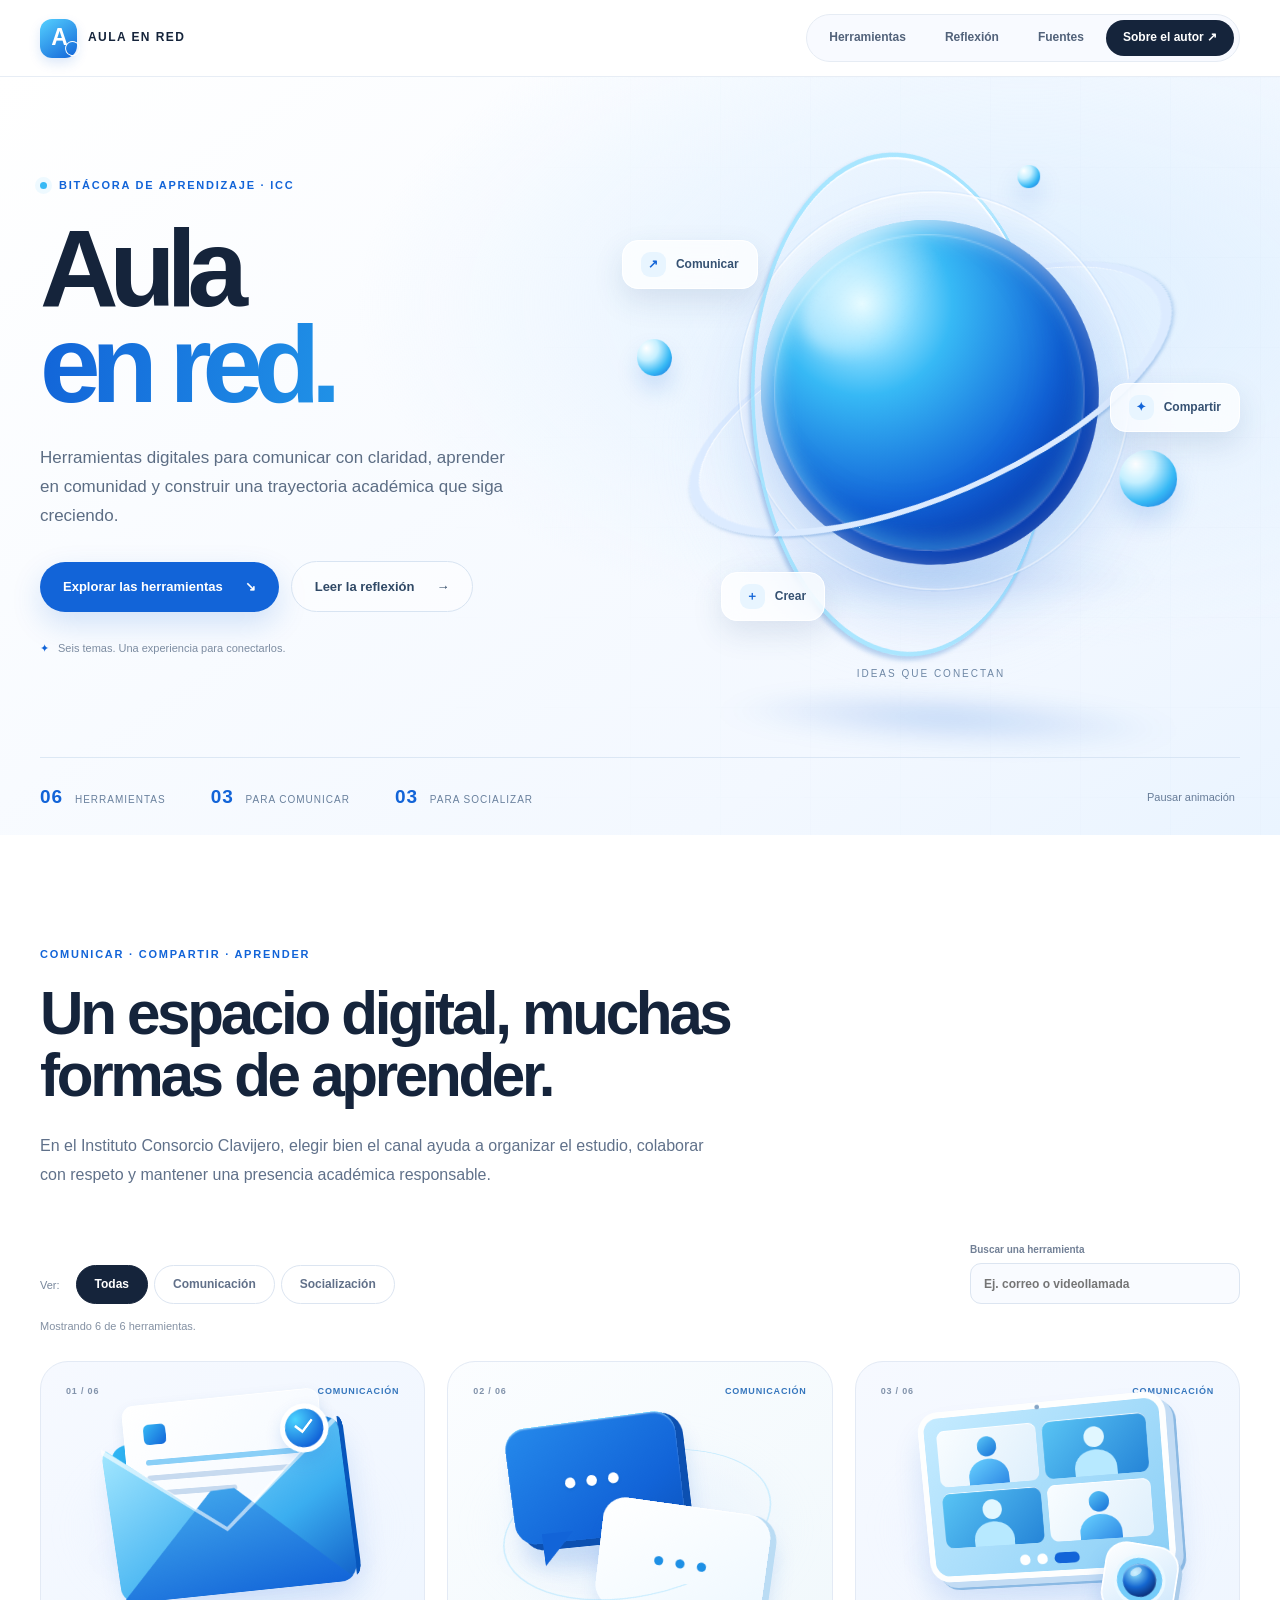
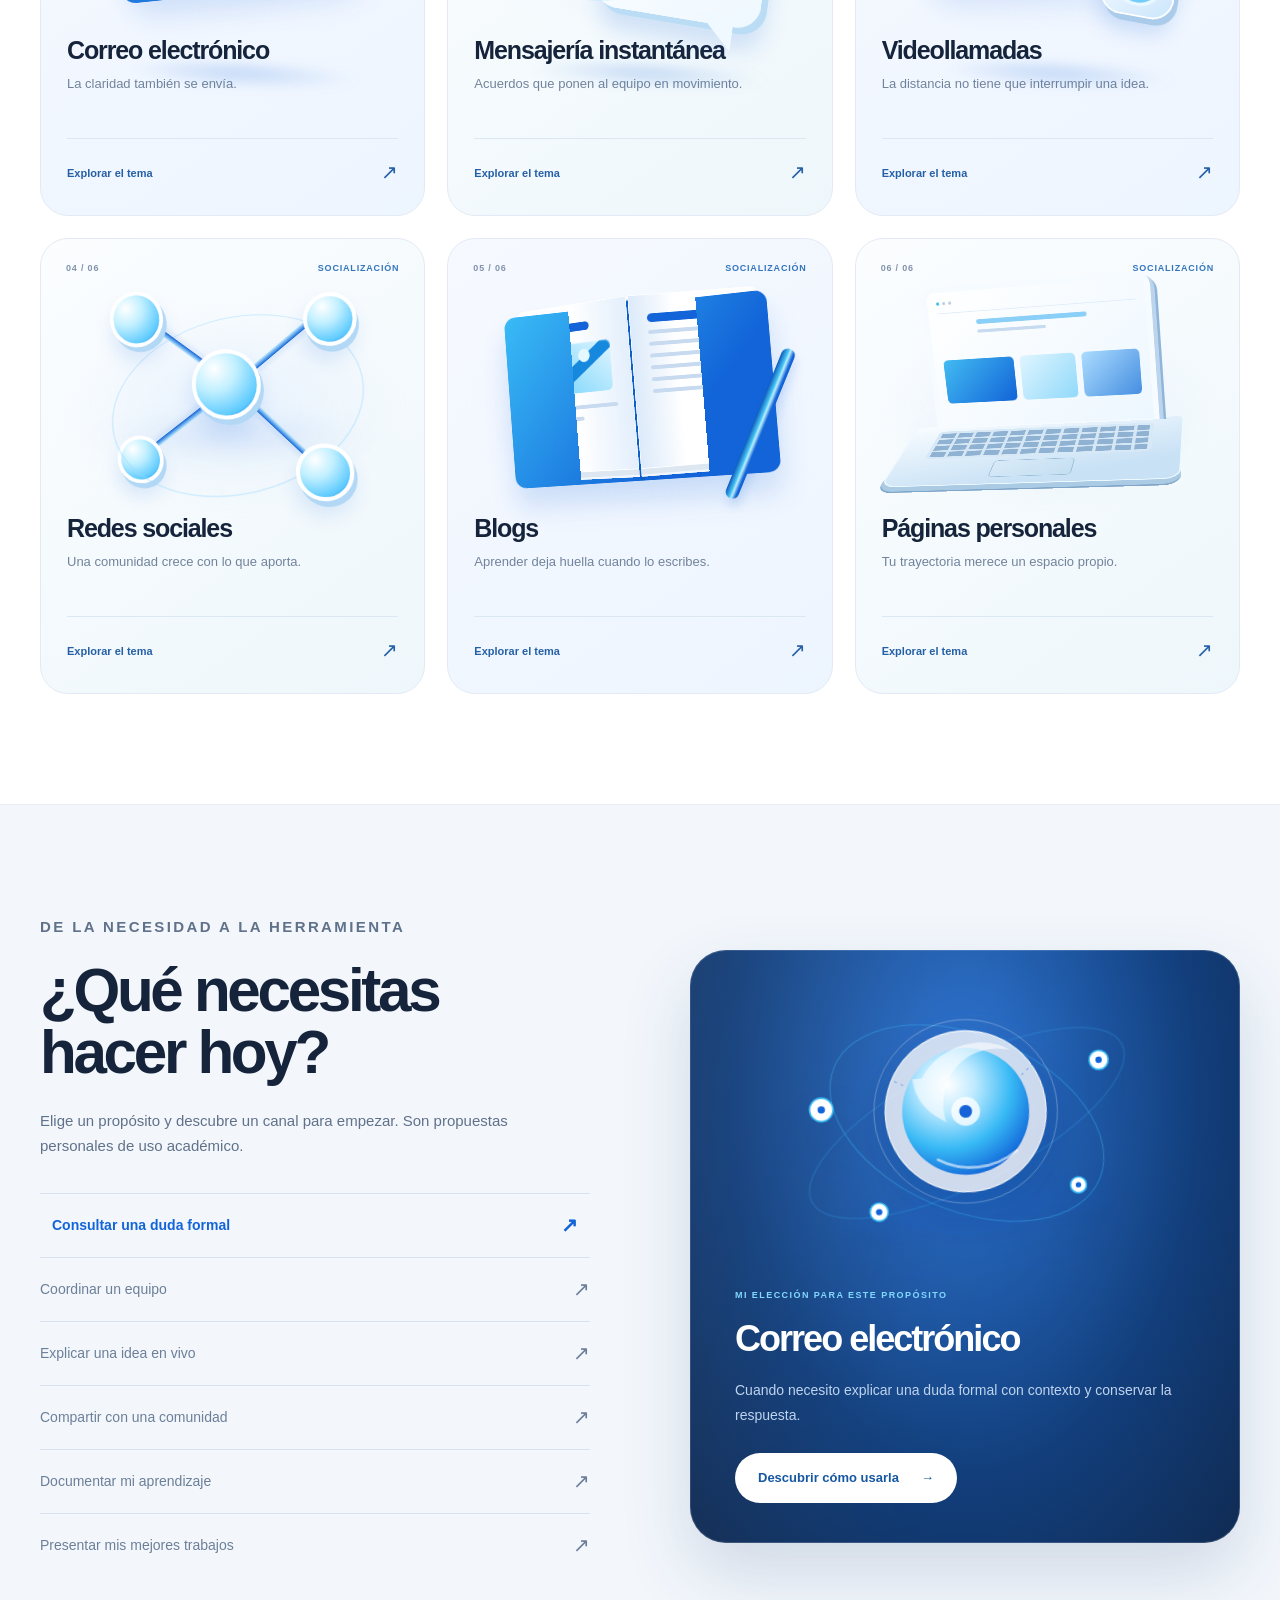
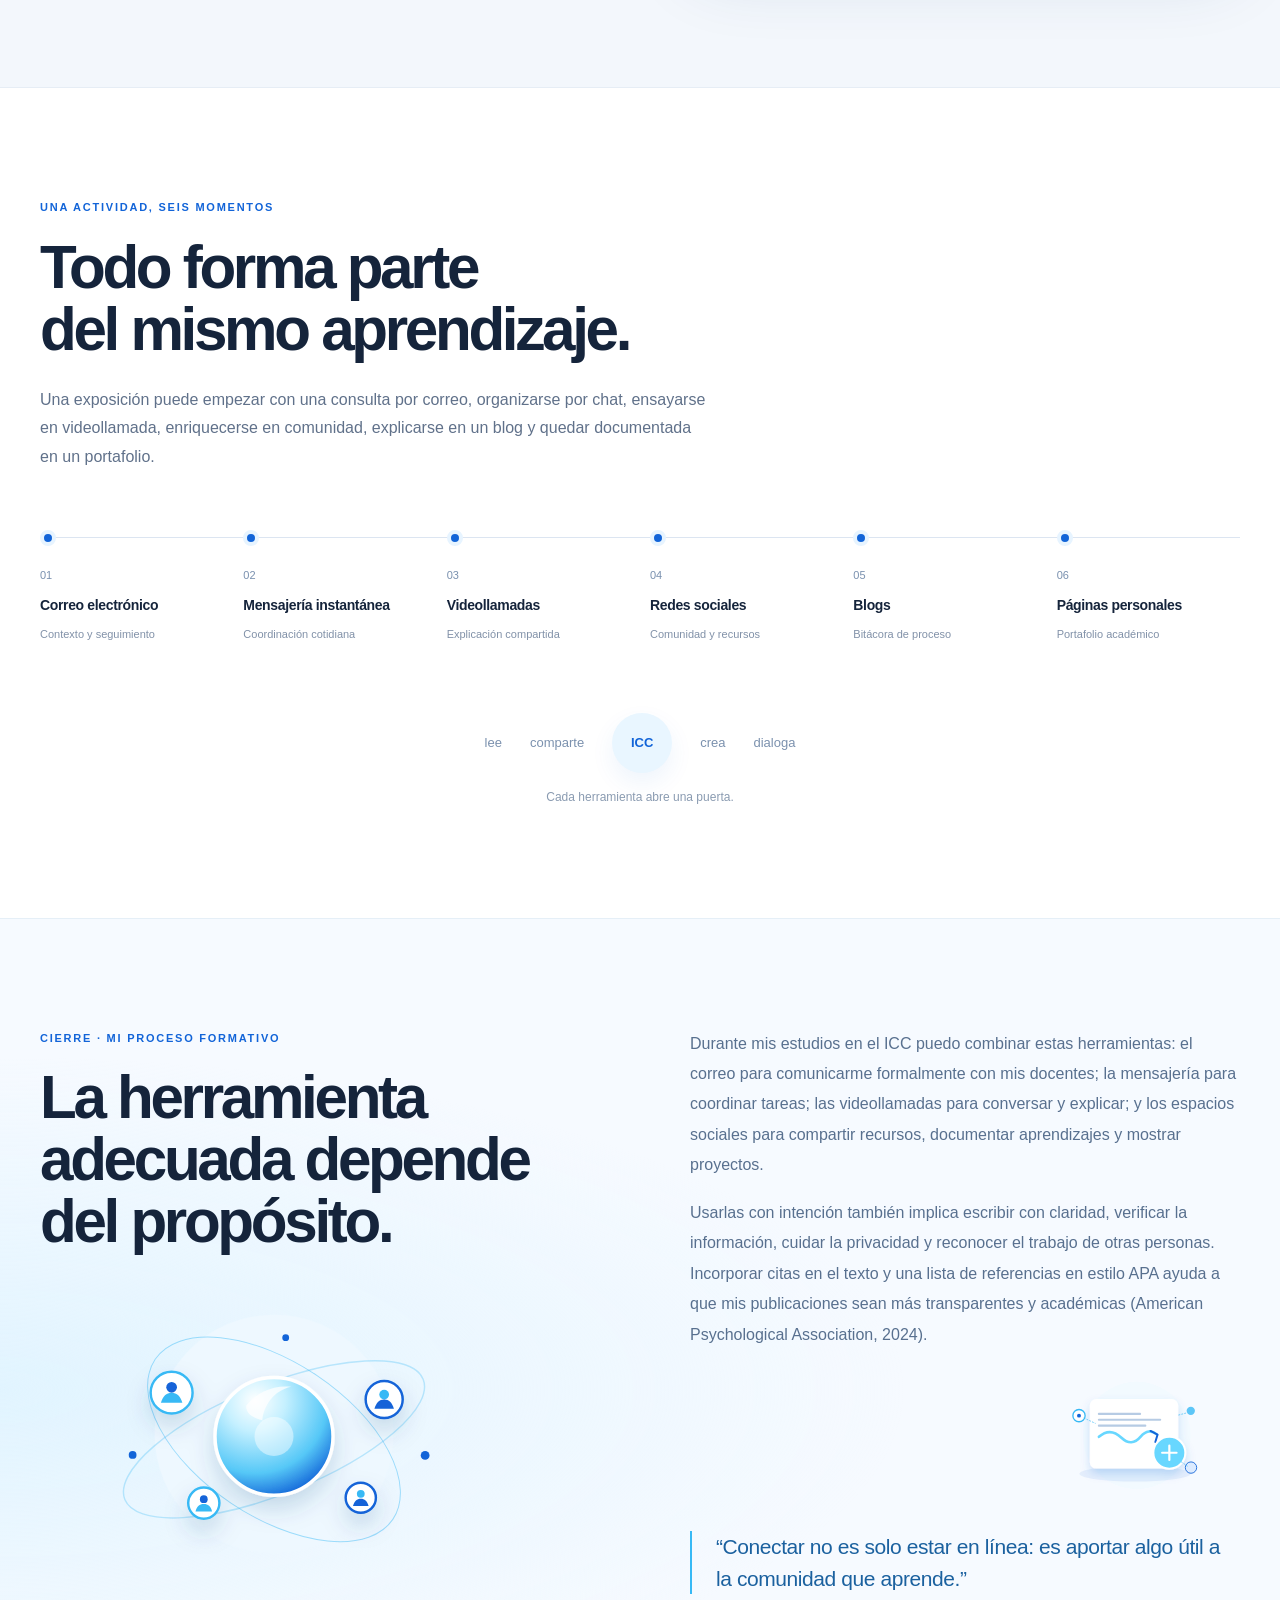
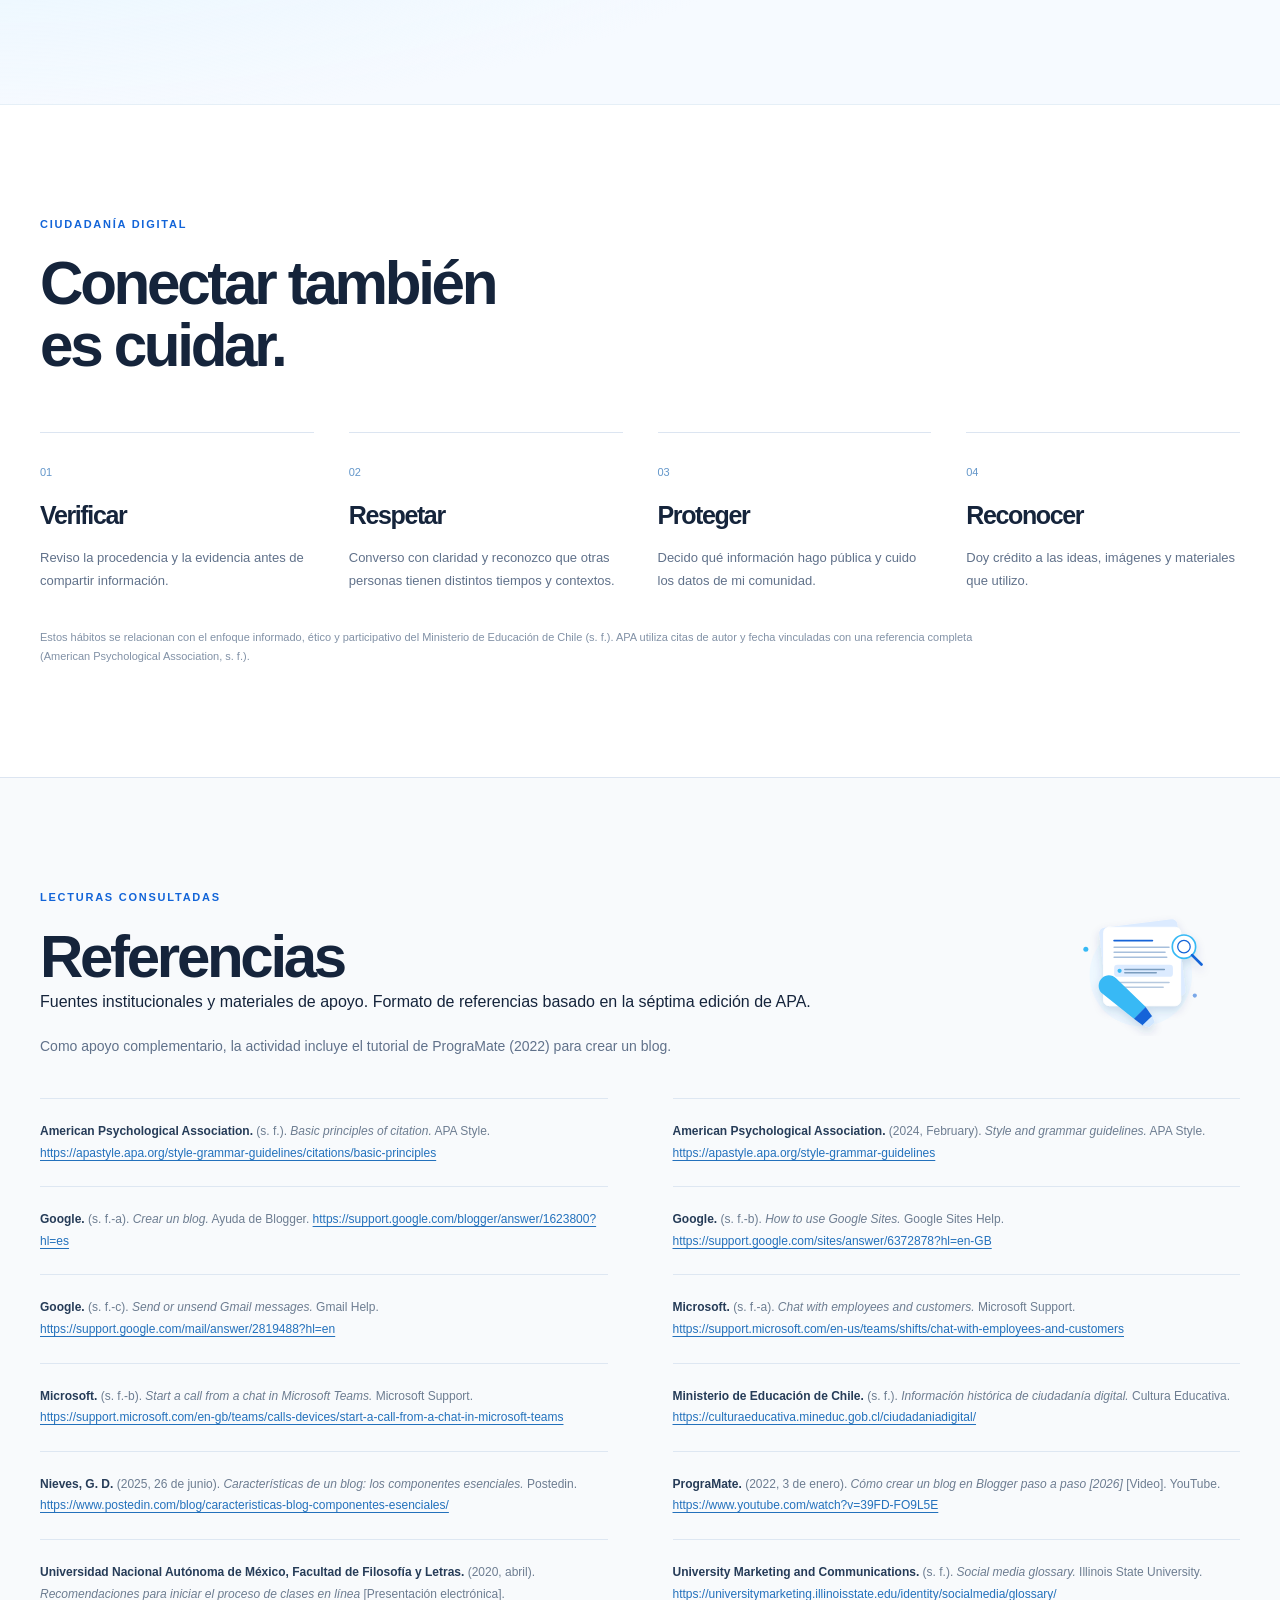
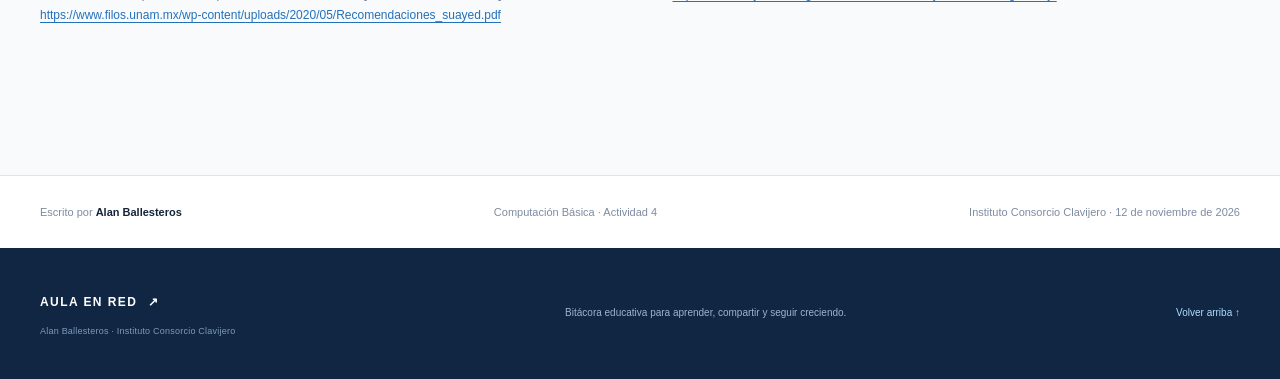
<file: index.html>
<!doctype html><html lang="es"><head><meta charset="utf-8"><meta name="viewport" content="width=device-width,initial-scale=1"><meta name="theme-color" content="#f6f9ff"><meta name="description" content="Aula en Red: seis experiencias para explorar herramientas de comunicación y socialización digital en el ICC. Bitácora de Alan Ballesteros."><title>Aula en Red — Alan Ballesteros | ICC</title><link rel="stylesheet" href="aula.css"><link rel="stylesheet" href="objects3d.css"></head><body>
<a class="skip-link" href="#contenido">Saltar al contenido</a>
<header class="topbar"><div class="shell topbar-inner"><a class="brand" href="#inicio" aria-label="Aula en Red, inicio"><span class="brand-mark" aria-hidden="true">A<span></span></span><span>AULA EN RED</span></a><button id="menu-toggle" class="menu-toggle" aria-expanded="false" aria-controls="site-nav" type="button"><span aria-hidden="true">☰</span> Menú</button><nav id="site-nav" class="site-nav" aria-label="Navegación principal"><a href="#herramientas">Herramientas</a><a href="#reflexion">Reflexión</a><a href="#referencias">Fuentes</a><a href="#autor">Sobre el autor <span aria-hidden="true">↗</span></a></nav></div><div class="reading-track" aria-hidden="true"><span id="reading-progress"></span></div></header>
<main id="contenido"><div id="home-view">
<section id="inicio" class="hero"><div class="hero-grid shell"><div class="hero-heading"><p class="eyebrow">Bitácora de aprendizaje · ICC</p><h1 tabindex="-1">Aula <em>en red.</em></h1><p class="hero-copy">Herramientas digitales para comunicar con claridad, aprender en comunidad y construir una trayectoria académica que siga creciendo.</p><div class="hero-actions"><a class="button button-primary" href="#herramientas">Explorar las herramientas <span aria-hidden="true">↘</span></a><a class="button button-quiet" href="#reflexion">Leer la reflexión <span aria-hidden="true">→</span></a></div><p class="hero-note"><span aria-hidden="true">✦</span> Seis temas. Una experiencia para conectarlos.</p></div><div class="hero-visual"><div class="object-scene hero-scene stage-orbit" role="img" aria-label="Esfera azul tridimensional con órbitas que representa el aprendizaje conectado."><div class="scene-floor"></div><div class="object-model model-orbit" data-model="orbit" aria-hidden="true"><div class="o3-float"><div class="o3-orbit-ring second"></div><div class="o3-orb"></div><div class="o3-glass-skin"></div><div class="o3-orbit-ring"></div><i class="o3-satellite a"></i><i class="o3-satellite b"></i><i class="o3-satellite c"></i></div></div></div><a class="floating-label label-one" href="#correo-electronico"><i aria-hidden="true">↗</i>Comunicar</a><a class="floating-label label-two" href="#redes-sociales"><i aria-hidden="true">✦</i>Compartir</a><a class="floating-label label-three" href="#blogs"><i aria-hidden="true">＋</i>Crear</a><p class="scene-caption">Ideas que conectan</p></div></div><div class="hero-bottom shell"><div class="hero-metrics"><span><strong>06</strong> herramientas</span><span><strong>03</strong> para comunicar</span><span><strong>03</strong> para socializar</span></div><button class="motion-toggle" type="button" aria-pressed="false">Pausar animación <span aria-hidden="true">Ⅱ</span></button></div></section>
<section class="intro section-pad shell" id="herramientas"><div class="section-title reveal"><p class="section-kicker">Comunicar · compartir · aprender</p><h2>Un espacio digital, muchas formas de aprender.</h2><p>En el Instituto Consorcio Clavijero, elegir bien el canal ayuda a organizar el estudio, colaborar con respeto y mantener una presencia académica responsable.</p></div><div class="tool-controls"><div class="filter-group" role="group" aria-label="Filtrar herramientas por tipo"><span>Ver:</span><button class="filter" data-filter="all" aria-pressed="true">Todas</button><button class="filter" data-filter="comunicacion" aria-pressed="false">Comunicación</button><button class="filter" data-filter="socializacion" aria-pressed="false">Socialización</button></div><label class="search-label" for="tool-search"><span>Buscar una herramienta</span><input id="tool-search" type="search" placeholder="Ej. correo o videollamada" autocomplete="off"></label></div><p id="filter-status" class="filter-status" aria-live="polite">Mostrando 6 herramientas.</p><div class="topic-grid"><article class="topic-tile reveal" data-category="comunicacion"><a href="#correo-electronico" class="tile-link" aria-label="Explorar Correo electrónico"><div class="tile-top"><span>01 / 06</span><span>Comunicación</span></div><div class="object-scene tile-scene stage-mail" role="img" aria-label="Sobre digital tridimensional azul con una carta preparada para enviarse."><div class="scene-floor"></div><div class="object-model model-mail" data-model="mail" aria-hidden="true"><div class="o3-float"><div class="o3-mail"><div class="o3-mail-back"></div><div class="o3-mail-side"></div><div class="o3-mail-paper"><span class="o3-line blue"></span><span class="o3-line "></span><span class="o3-line short"></span></div><div class="o3-mail-fold"></div><div class="o3-mail-front"></div><div class="o3-mail-seam"></div><div class="o3-mail-seal"></div></div></div></div></div><div class="tile-copy"><h3>Correo electrónico</h3><p>La claridad también se envía.</p><span class="tile-action">Explorar el tema <b aria-hidden="true">↗</b></span></div></a></article><article class="topic-tile reveal" data-category="comunicacion"><a href="#mensajeria-instantanea" class="tile-link" aria-label="Explorar Mensajería instantánea"><div class="tile-top"><span>02 / 06</span><span>Comunicación</span></div><div class="object-scene tile-scene stage-chat" role="img" aria-label="Burbujas de conversación digitales conectadas para coordinar un equipo académico."><div class="scene-floor"></div><div class="object-model model-chat" data-model="chat" aria-hidden="true"><div class="o3-float"><div class="o3-chat-orbit"></div><div class="o3-bubble"><div class="o3-bubble-face"><i class="o3-bubble-dot"></i><i class="o3-bubble-dot"></i><i class="o3-bubble-dot"></i></div></div><div class="o3-bubble front"><div class="o3-bubble-face"><i class="o3-bubble-dot"></i><i class="o3-bubble-dot"></i><i class="o3-bubble-dot"></i></div></div></div></div></div><div class="tile-copy"><h3>Mensajería instantánea</h3><p>Acuerdos que ponen al equipo en movimiento.</p><span class="tile-action">Explorar el tema <b aria-hidden="true">↗</b></span></div></a></article><article class="topic-tile reveal" data-category="comunicacion"><a href="#videollamadas" class="tile-link" aria-label="Explorar Videollamadas"><div class="tile-top"><span>03 / 06</span><span>Comunicación</span></div><div class="object-scene tile-scene stage-video" role="img" aria-label="Pantalla de videollamada con participantes, cámara y recursos compartidos."><div class="scene-floor"></div><div class="object-model model-video" data-model="video" aria-hidden="true"><div class="o3-float"><div class="o3-video-screen"><div class="o3-video-grid"><i class="o3-person"></i><i class="o3-person"></i><i class="o3-person"></i><i class="o3-person"></i></div><div class="o3-video-controls"><i></i><i></i><i></i></div></div><div class="o3-camera-lens"></div></div></div></div><div class="tile-copy"><h3>Videollamadas</h3><p>La distancia no tiene que interrumpir una idea.</p><span class="tile-action">Explorar el tema <b aria-hidden="true">↗</b></span></div></a></article><article class="topic-tile reveal" data-category="socializacion"><a href="#redes-sociales" class="tile-link" aria-label="Explorar Redes sociales"><div class="tile-top"><span>04 / 06</span><span>Socialización</span></div><div class="object-scene tile-scene stage-social" role="img" aria-label="Personas conectadas en una red académica para compartir recursos."><div class="scene-floor"></div><div class="object-model model-social" data-model="social" aria-hidden="true"><div class="o3-float"><div class="o3-social-ring"></div><i class="o3-social-link a"></i><i class="o3-social-link b"></i><i class="o3-social-link c"></i><i class="o3-social-link d"></i><div class="o3-social-node a"></div><div class="o3-social-node b"></div><div class="o3-social-node c"></div><div class="o3-social-node d"></div><div class="o3-social-node center"></div></div></div></div><div class="tile-copy"><h3>Redes sociales</h3><p>Una comunidad crece con lo que aporta.</p><span class="tile-action">Explorar el tema <b aria-hidden="true">↗</b></span></div></a></article><article class="topic-tile reveal" data-category="socializacion"><a href="#blogs" class="tile-link" aria-label="Explorar Blogs"><div class="tile-top"><span>05 / 06</span><span>Socialización</span></div><div class="object-scene tile-scene stage-blog" role="img" aria-label="Cuaderno digital abierto con publicaciones organizadas para una bitácora de aprendizaje."><div class="scene-floor"></div><div class="object-model model-blog" data-model="blog" aria-hidden="true"><div class="o3-float"><div class="o3-book"><div class="o3-book-cover"></div><div class="o3-book-spine"></div><div class="o3-page"><span class="o3-line blue"></span><i class="o3-page-image"></i><span class="o3-line "></span><span class="o3-line short"></span></div><div class="o3-page right"><span class="o3-line blue"></span><span class="o3-line "></span><span class="o3-line "></span><span class="o3-line short"></span><span class="o3-line "></span><span class="o3-line "></span><span class="o3-line short"></span></div><div class="o3-bookmark"></div></div><div class="o3-pen"></div></div></div></div><div class="tile-copy"><h3>Blogs</h3><p>Aprender deja huella cuando lo escribes.</p><span class="tile-action">Explorar el tema <b aria-hidden="true">↗</b></span></div></a></article><article class="topic-tile reveal" data-category="socializacion"><a href="#paginas-personales" class="tile-link" aria-label="Explorar Páginas personales"><div class="tile-top"><span>06 / 06</span><span>Socialización</span></div><div class="object-scene tile-scene stage-portfolio" role="img" aria-label="Portafolio digital personal con módulos para mostrar proyectos y trayectoria."><div class="scene-floor"></div><div class="object-model model-portfolio" data-model="portfolio" aria-hidden="true"><div class="o3-float"><div class="o3-laptop"><div class="o3-laptop-screen"><div class="o3-browser-dots"><i></i><i></i><i></i></div><div class="o3-profile"><span class="o3-line blue"></span><span class="o3-line short"></span></div><div class="o3-projects"><i></i><i></i><i></i></div></div><div class="o3-laptop-base"><div class="o3-keys"></div><div class="o3-trackpad"></div></div></div></div></div></div><div class="tile-copy"><h3>Páginas personales</h3><p>Tu trayectoria merece un espacio propio.</p><span class="tile-action">Explorar el tema <b aria-hidden="true">↗</b></span></div></a></article><p id="empty-state" hidden>No hay coincidencias. Prueba otra palabra o cambia el filtro.</p></div></section>
<section class="chooser section-pad"><div class="shell chooser-grid"><div class="reveal"><p class="section-kicker">De la necesidad a la herramienta</p><h2>¿Qué necesitas<br>hacer hoy?</h2><p>Elige un propósito y descubre un canal para empezar. Son propuestas personales de uso académico.</p><div class="purpose-list"><button class="purpose-choice" data-recommend="correo-electronico" aria-pressed="true">Consultar una duda formal<span aria-hidden="true">↗</span></button><button class="purpose-choice" data-recommend="mensajeria-instantanea" aria-pressed="false">Coordinar un equipo<span aria-hidden="true">↗</span></button><button class="purpose-choice" data-recommend="videollamadas" aria-pressed="false">Explicar una idea en vivo<span aria-hidden="true">↗</span></button><button class="purpose-choice" data-recommend="redes-sociales" aria-pressed="false">Compartir con una comunidad<span aria-hidden="true">↗</span></button><button class="purpose-choice" data-recommend="blogs" aria-pressed="false">Documentar mi aprendizaje<span aria-hidden="true">↗</span></button><button class="purpose-choice" data-recommend="paginas-personales" aria-pressed="false">Presentar mis mejores trabajos<span aria-hidden="true">↗</span></button></div></div><div class="recommendation-stage"><img src="assets/hero-orbit.svg" alt="Esfera luminosa y órbitas que conectan nodos de aprendizaje digital." width="960" height="600" loading="lazy"><article class="recommendation" data-slug="correo-electronico" ><span class="mini-kicker">Mi elección para este propósito</span><h3>Correo electrónico</h3><p>Cuando necesito explicar una duda formal con contexto y conservar la respuesta.</p><a class="button button-primary" href="#correo-electronico">Descubrir cómo usarla <span aria-hidden="true">→</span></a></article><article class="recommendation" data-slug="mensajeria-instantanea" hidden><span class="mini-kicker">Mi elección para este propósito</span><h3>Mensajería instantánea</h3><p>Cuando quiero coordinar tareas, confirmar horarios o compartir una actualización breve.</p><a class="button button-primary" href="#mensajeria-instantanea">Descubrir cómo usarla <span aria-hidden="true">→</span></a></article><article class="recommendation" data-slug="videollamadas" hidden><span class="mini-kicker">Mi elección para este propósito</span><h3>Videollamadas</h3><p>Cuando necesito explicar un procedimiento, ensayar una exposición o comparar ideas al conversar.</p><a class="button button-primary" href="#videollamadas">Descubrir cómo usarla <span aria-hidden="true">→</span></a></article><article class="recommendation" data-slug="redes-sociales" hidden><span class="mini-kicker">Mi elección para este propósito</span><h3>Redes sociales</h3><p>Cuando quiero intercambiar recursos y estrategias con una comunidad académica.</p><a class="button button-primary" href="#redes-sociales">Descubrir cómo usarla <span aria-hidden="true">→</span></a></article><article class="recommendation" data-slug="blogs" hidden><span class="mini-kicker">Mi elección para este propósito</span><h3>Blogs</h3><p>Cuando quiero documentar lo que aprendo en distintos momentos del curso.</p><a class="button button-primary" href="#blogs">Descubrir cómo usarla <span aria-hidden="true">→</span></a></article><article class="recommendation" data-slug="paginas-personales" hidden><span class="mini-kicker">Mi elección para este propósito</span><h3>Páginas personales</h3><p>Cuando quiero presentar una selección de mis proyectos y mi trayectoria académica.</p><a class="button button-primary" href="#paginas-personales">Descubrir cómo usarla <span aria-hidden="true">→</span></a></article></div></div></section>
<section class="journey section-pad shell"><div class="section-title reveal"><p class="section-kicker">Una actividad, seis momentos</p><h2>Todo forma parte<br>del mismo aprendizaje.</h2><p>Una exposición puede empezar con una consulta por correo, organizarse por chat, ensayarse en videollamada, enriquecerse en comunidad, explicarse en un blog y quedar documentada en un portafolio.</p></div><div class="journey-track"><a href="#correo-electronico"><span>01</span><strong>Correo electrónico</strong><small>Contexto y seguimiento</small></a><a href="#mensajeria-instantanea"><span>02</span><strong>Mensajería instantánea</strong><small>Coordinación cotidiana</small></a><a href="#videollamadas"><span>03</span><strong>Videollamadas</strong><small>Explicación compartida</small></a><a href="#redes-sociales"><span>04</span><strong>Redes sociales</strong><small>Comunidad y recursos</small></a><a href="#blogs"><span>05</span><strong>Blogs</strong><small>Bitácora de proceso</small></a><a href="#paginas-personales"><span>06</span><strong>Páginas personales</strong><small>Portafolio académico</small></a></div><div class="learning-verbs"><span>lee</span><span>comparte</span><strong>ICC</strong><span>crea</span><span>dialoga</span></div><p class="journey-caption">Cada herramienta abre una puerta.</p></section>
<section class="reflection section-pad" id="reflexion"><div class="shell reflection-grid"><div class="reveal"><p class="section-kicker">Cierre · mi proceso formativo</p><h2>La herramienta adecuada depende del propósito.</h2><figure><img src="assets/aprendizaje-colectivo.svg" alt="Elementos conectados que representan distintas formas de aprender en comunidad." width="960" height="600" loading="lazy"></figure></div><div class="reflection-copy reveal"><p>Durante mis estudios en el ICC puedo combinar estas herramientas: el correo para comunicarme formalmente con mis docentes; la mensajería para coordinar tareas; las videollamadas para conversar y explicar; y los espacios sociales para compartir recursos, documentar aprendizajes y mostrar proyectos.</p>
          <p>Usarlas con intención también implica escribir con claridad, verificar la información, cuidar la privacidad y reconocer el trabajo de otras personas. Incorporar citas en el texto y una lista de referencias en estilo APA ayuda a que mis publicaciones sean más transparentes y académicas (American Psychological Association, 2024).</p>
          <figure class="reflection-mini"><img src="assets/reflexion-academica.svg" alt="Composición visual sobre la reflexión, la colaboración y el crecimiento académico." width="960" height="600" loading="lazy"></figure><blockquote>“Conectar no es solo estar en línea: es aportar algo útil a la comunidad que aprende.”</blockquote></div></div></section>
<section class="citizenship section-pad shell"><p class="section-kicker">Ciudadanía digital</p><h2>Conectar también<br>es cuidar.</h2><div class="citizen-grid"><article><span>01</span><h3>Verificar</h3><p>Reviso la procedencia y la evidencia antes de compartir información.</p></article><article><span>02</span><h3>Respetar</h3><p>Converso con claridad y reconozco que otras personas tienen distintos tiempos y contextos.</p></article><article><span>03</span><h3>Proteger</h3><p>Decido qué información hago pública y cuido los datos de mi comunidad.</p></article><article><span>04</span><h3>Reconocer</h3><p>Doy crédito a las ideas, imágenes y materiales que utilizo.</p></article></div><p class="support-source">Estos hábitos se relacionan con el enfoque informado, ético y participativo del Ministerio de Educación de Chile (s. f.). APA utiliza citas de autor y fecha vinculadas con una referencia completa (American Psychological Association, s. f.).</p></section>
<section id="referencias" class="references section-pad"><div class="shell"><div class="references-head"><div><p class="section-kicker">Lecturas consultadas</p><h2>Referencias</h2><p>Fuentes institucionales y materiales de apoyo. Formato de referencias basado en la séptima edición de APA.</p><p>Como apoyo complementario, la actividad incluye el tutorial de PrograMate (2022) para crear un blog.</p></div><img src="assets/referencias.svg" alt="Fuentes académicas organizadas en una biblioteca digital." width="960" height="600" loading="lazy"></div><ul class="reference-list"><li><strong>American Psychological Association.</strong> (s. f.). <i>Basic principles of citation.</i> APA Style. <a href="https://apastyle.apa.org/style-grammar-guidelines/citations/basic-principles" target="_blank" rel="noopener noreferrer">https://apastyle.apa.org/style-grammar-guidelines/citations/basic-principles</a></li>
<li id="ref-apa"><span class="reference-author">American Psychological Association.</span> (2024, February). <i>Style and grammar guidelines.</i> APA Style. <a href="https://apastyle.apa.org/style-grammar-guidelines" target="_blank" rel="noopener noreferrer">https://apastyle.apa.org/style-grammar-guidelines</a></li>
        <li id="ref-google-blog"><span class="reference-author">Google.</span> (s. f.-a). <i>Crear un blog.</i> Ayuda de Blogger. <a href="https://support.google.com/blogger/answer/1623800?hl=es" target="_blank" rel="noopener noreferrer">https://support.google.com/blogger/answer/1623800?hl=es</a></li>
        <li id="ref-google-sites"><span class="reference-author">Google.</span> (s. f.-b). <i>How to use Google Sites.</i> Google Sites Help. <a href="https://support.google.com/sites/answer/6372878?hl=en-GB" target="_blank" rel="noopener noreferrer">https://support.google.com/sites/answer/6372878?hl=en-GB</a></li>
        <li id="ref-gmail"><span class="reference-author">Google.</span> (s. f.-c). <i>Send or unsend Gmail messages.</i> Gmail Help. <a href="https://support.google.com/mail/answer/2819488?hl=en" target="_blank" rel="noopener noreferrer">https://support.google.com/mail/answer/2819488?hl=en</a></li>
        <li id="ref-microsoft-chat"><span class="reference-author">Microsoft.</span> (s. f.-a). <i>Chat with employees and customers.</i> Microsoft Support. <a href="https://support.microsoft.com/en-us/teams/shifts/chat-with-employees-and-customers" target="_blank" rel="noopener noreferrer">https://support.microsoft.com/en-us/teams/shifts/chat-with-employees-and-customers</a></li>
        <li id="ref-microsoft-call"><span class="reference-author">Microsoft.</span> (s. f.-b). <i>Start a call from a chat in Microsoft Teams.</i> Microsoft Support. <a href="https://support.microsoft.com/en-gb/teams/calls-devices/start-a-call-from-a-chat-in-microsoft-teams" target="_blank" rel="noopener noreferrer">https://support.microsoft.com/en-gb/teams/calls-devices/start-a-call-from-a-chat-in-microsoft-teams</a></li>
        <li><strong>Ministerio de Educación de Chile.</strong> (s. f.). <i>Información histórica de ciudadanía digital.</i> Cultura Educativa. <a href="https://culturaeducativa.mineduc.gob.cl/ciudadaniadigital/" target="_blank" rel="noopener noreferrer">https://culturaeducativa.mineduc.gob.cl/ciudadaniadigital/</a></li>
<li id="ref-nieves"><span class="reference-author">Nieves, G. D.</span> (2025, 26 de junio). <i>Características de un blog: los componentes esenciales.</i> Postedin. <a href="https://www.postedin.com/blog/caracteristicas-blog-componentes-esenciales/" target="_blank" rel="noopener noreferrer">https://www.postedin.com/blog/caracteristicas-blog-componentes-esenciales/</a></li>
        <li id="ref-programate"><span class="reference-author">PrograMate.</span> (2022, 3 de enero). <i>Cómo crear un blog en Blogger paso a paso [2026]</i> [Video]. YouTube. <a href="https://www.youtube.com/watch?v=39FD-FO9L5E" target="_blank" rel="noopener noreferrer">https://www.youtube.com/watch?v=39FD-FO9L5E</a></li>
      <li><strong>Universidad Nacional Autónoma de México, Facultad de Filosofía y Letras.</strong> (2020, abril). <i>Recomendaciones para iniciar el proceso de clases en línea</i> [Presentación electrónica]. <a href="https://www.filos.unam.mx/wp-content/uploads/2020/05/Recomendaciones_suayed.pdf" target="_blank" rel="noopener noreferrer">https://www.filos.unam.mx/wp-content/uploads/2020/05/Recomendaciones_suayed.pdf</a></li><li id="ref-social"><span class="reference-author">University Marketing and Communications.</span> (s. f.). <i>Social media glossary.</i> Illinois State University. <a href="https://universitymarketing.illinoisstate.edu/identity/socialmedia/glossary/" target="_blank" rel="noopener noreferrer">https://universitymarketing.illinoisstate.edu/identity/socialmedia/glossary/</a></li>
        </ul></div></section>
<section id="autor" class="author-strip">
      <div class="shell author-inner"><span>Escrito por <span class="author-name">Alan Ballesteros</span></span><span>Computación Básica · Actividad 4</span><span>Instituto Consorcio Clavijero · 12 de noviembre de 2026</span></div>
    </section>
  </div><div id="topic-views"><article class="topic-page" data-route="correo-electronico" id="correo-electronico" hidden>
      <div class="topic-subnav"><div class="shell subnav-inner"><a class="breadcrumb" href="#herramientas">← Todas las herramientas</a><nav aria-label="En esta página"><a href="#correo-electronico/idea">La idea</a><a href="#correo-electronico/funciones">Funciones</a><a href="#correo-electronico/icc">En el ICC</a><a href="#correo-electronico/cuidados">Buen uso</a></nav></div></div>
      <section class="topic-hero shell"><div class="topic-heading"><p class="eyebrow">Comunicación <span aria-hidden="true">/</span> 01 de 06</p><h1 tabindex="-1">Correo electrónico</h1><p class="topic-line">La claridad también se envía.</p><p class="topic-lead">Una pregunta bien planteada puede abrir una conversación que te acompañe durante todo el curso.</p><a class="button button-primary" href="#correo-electronico/icc">Imaginarlo en el ICC <span aria-hidden="true">↓</span></a></div><div class="topic-product"><div class="object-scene detail-scene stage-mail" role="img" aria-label="Sobre digital tridimensional azul con una carta preparada para enviarse."><div class="scene-floor"></div><div class="object-model model-mail" data-model="mail" aria-hidden="true"><div class="o3-float"><div class="o3-mail"><div class="o3-mail-back"></div><div class="o3-mail-side"></div><div class="o3-mail-paper"><span class="o3-line blue"></span><span class="o3-line "></span><span class="o3-line short"></span></div><div class="o3-mail-fold"></div><div class="o3-mail-front"></div><div class="o3-mail-seam"></div><div class="o3-mail-seal"></div></div></div></div></div><div class="product-spec"><span>Asincrónico</span><span>Contexto y seguimiento</span></div></div></section>
      <section class="topic-definition section-pad shell reveal" id="correo-electronico-idea"><div><p class="section-kicker">01 · Comprender</p><h2>Qué es y para qué sirve.</h2></div><div><p class="definition large-copy">Servicio para redactar, enviar y recibir mensajes entre direcciones electrónicas. Permite organizar conversaciones y adjuntar documentos o enlaces; es útil cuando la respuesta no necesita ser inmediata.</p><p class="document-source">El flujo de Gmail contempla destinatarios, asunto, redacción y envío (Google, s. f.-c).</p></div></section>
      <section class="features-wrap section-pad" id="correo-electronico-funciones"><div class="shell"><div class="section-title reveal"><p class="section-kicker">02 · Explorar</p><h2>Lo esencial,<br>de un vistazo.</h2><p>Conocer sus funciones ayuda a elegir el canal con intención.</p></div><div class="facts-grid"><article class="fact"><span class="fact-number">01</span><h3>Una dirección, un propósito</h3><p>El mensaje reúne destinatarios, asunto y cuerpo. En Gmail, “Para”, “Cc” y “Cco” permiten organizar a quién llega y qué direcciones se muestran.</p></article><article class="fact"><span class="fact-number">02</span><h3>Tiempo para pensar</h3><p>Puedo redactar, revisar y responder cuando tenga el contexto necesario. Lo elegiría para una consulta que no requiera una conversación inmediata.</p></article><article class="fact"><span class="fact-number">03</span><h3>Una respuesta localizable</h3><p>Un asunto específico y una petición principal ayudan a recuperar la conversación después. Es una propuesta de organización para mi estudio.</p></article></div><p class="support-source">La ayuda de Gmail describe la redacción, las opciones de destinatarios y el envío de mensajes (Google, s. f.-c).</p></div></section>
      <section class="icc-section section-pad shell" id="correo-electronico-icc"><div class="icc-heading reveal"><p class="section-kicker">03 · Aplicar</p><h2>Del concepto<br>a mi formación.</h2><p class="section-description">Un escenario imaginado durante mis estudios en el Instituto Consorcio Clavijero.</p><figure class="concept-image"><img src="assets/correo-electronico.svg" alt="Sobre digital tridimensional azul con una carta preparada para enviarse." width="960" height="600" loading="lazy" decoding="async"></figure></div><div class="icc-body"><div class="original-example reveal"><p class="example-label">Un día en el ICC</p><p>Escribiría desde mi cuenta institucional al docente con el asunto “Duda sobre la Actividad 4”, explicaría una pregunta concreta y adjuntaría el avance del trabajo si fuera necesario.</p></div><p class="workflow-label">Así lo pondría en práctica</p><ol class="workflow"><li><span>01</span><p>Identifico la actividad y formulo una pregunta concreta.</p></li><li><span>02</span><p>Escribo un asunto que permita reconocer el tema.</p></li><li><span>03</span><p>Adjunto únicamente el avance o enlace necesario y reviso los destinatarios.</p></li><li><span>04</span><p>Conservo la respuesta para consultar las indicaciones más adelante.</p></li></ol><p class="good-practice"><span aria-hidden="true">↗</span><span><b>Buena práctica:</b> asunto claro, saludo, petición específica y firma con nombre y grupo.</span></p>
          </div></section>
      <section class="care-section section-pad" id="correo-electronico-cuidados"><div class="shell care-grid"><div class="reveal"><p class="section-kicker">04 · Elegir con criterio</p><h2>El valor está<br>en cómo la usas.</h2><p>El objetivo, la audiencia y la evidencia que necesito conservar orientan mi elección.</p></div><div class="care-accordions"><details open><summary>Cuándo la elegiría <span aria-hidden="true">+</span></summary><p>Cuando necesito explicar una duda formal con contexto y conservar la respuesta.</p></details><details><summary>Qué conservaría al terminar <span aria-hidden="true">+</span></summary><p>Una pregunta clara, los archivos necesarios y una conversación fácil de localizar.</p></details><details><summary>Qué revisaría antes de compartir <span aria-hidden="true">+</span></summary><p>Revisaría los destinatarios y los archivos antes de enviar; evitaría incluir datos de compañeros que no sean necesarios.</p></details></div></div></section>
      <section class="chapter-next shell"><div><p class="section-kicker">Sigue explorando</p><h2>Otra forma de conectar.</h2></div><div class="chapter-links"><a href="#paginas-personales"><span>← Tema anterior</span><strong>Páginas personales</strong></a><a href="#mensajeria-instantanea"><span>Siguiente tema →</span><strong>Mensajería instantánea</strong></a></div><a class="sources-link" href="#referencias">Consultar todas las referencias ↗</a></section>
    </article><article class="topic-page" data-route="mensajeria-instantanea" id="mensajeria-instantanea" hidden>
      <div class="topic-subnav"><div class="shell subnav-inner"><a class="breadcrumb" href="#herramientas">← Todas las herramientas</a><nav aria-label="En esta página"><a href="#mensajeria-instantanea/idea">La idea</a><a href="#mensajeria-instantanea/funciones">Funciones</a><a href="#mensajeria-instantanea/icc">En el ICC</a><a href="#mensajeria-instantanea/cuidados">Buen uso</a></nav></div></div>
      <section class="topic-hero shell"><div class="topic-heading"><p class="eyebrow">Comunicación <span aria-hidden="true">/</span> 02 de 06</p><h1 tabindex="-1">Mensajería instantánea</h1><p class="topic-line">Acuerdos que ponen al equipo en movimiento.</p><p class="topic-lead">Un mensaje breve tiene más valor cuando deja claro qué hay que hacer, quién participa y cuándo se necesita.</p><a class="button button-primary" href="#mensajeria-instantanea/icc">Imaginarlo en el ICC <span aria-hidden="true">↓</span></a></div><div class="topic-product"><div class="object-scene detail-scene stage-chat" role="img" aria-label="Burbujas de conversación digitales conectadas para coordinar un equipo académico."><div class="scene-floor"></div><div class="object-model model-chat" data-model="chat" aria-hidden="true"><div class="o3-float"><div class="o3-chat-orbit"></div><div class="o3-bubble"><div class="o3-bubble-face"><i class="o3-bubble-dot"></i><i class="o3-bubble-dot"></i><i class="o3-bubble-dot"></i></div></div><div class="o3-bubble front"><div class="o3-bubble-face"><i class="o3-bubble-dot"></i><i class="o3-bubble-dot"></i><i class="o3-bubble-dot"></i></div></div></div></div></div><div class="product-spec"><span>Inmediato o diferido</span><span>Coordinación cotidiana</span></div></div></section>
      <section class="topic-definition section-pad shell reveal" id="mensajeria-instantanea-idea"><div><p class="section-kicker">01 · Comprender</p><h2>Qué es y para qué sirve.</h2></div><div><p class="definition large-copy">Intercambio de mensajes breves en una aplicación conectada a internet. Puede ser individual o grupal y facilita coordinarse en el momento; algunas plataformas también permiten compartir archivos o iniciar llamadas.</p><p class="document-source">Teams permite conversaciones individuales y grupales, además de llamadas desde el chat (Microsoft, s. f.-a).</p></div></section>
      <section class="features-wrap section-pad" id="mensajeria-instantanea-funciones"><div class="shell"><div class="section-title reveal"><p class="section-kicker">02 · Explorar</p><h2>Lo esencial,<br>de un vistazo.</h2><p>Conocer sus funciones ayuda a elegir el canal con intención.</p></div><div class="facts-grid"><article class="fact"><span class="fact-number">01</span><h3>Conversar en equipo</h3><p>Teams permite conversaciones individuales y grupales. El chat facilita confirmar un horario o avisar que un recurso ya está disponible.</p></article><article class="fact"><span class="fact-number">02</span><h3>La rapidez no es una obligación</h3><p>Un mensaje puede llegar al instante y responderse después. Acordar horarios y expectativas evita confundir disponibilidad con atención permanente.</p></article><article class="fact"><span class="fact-number">03</span><h3>Cambiar de canal también ayuda</h3><p>Si una explicación se vuelve confusa, puedo pasar del chat a una llamada o preparar un correo con más contexto.</p></article></div><p class="support-source">Teams reúne conversaciones individuales, grupales y llamadas desde el chat (Microsoft, s. f.-a). Los acuerdos de uso que propongo son ejemplos de organización académica.</p></div></section>
      <section class="icc-section section-pad shell" id="mensajeria-instantanea-icc"><div class="icc-heading reveal"><p class="section-kicker">03 · Aplicar</p><h2>Del concepto<br>a mi formación.</h2><p class="section-description">Un escenario imaginado durante mis estudios en el Instituto Consorcio Clavijero.</p><figure class="concept-image"><img src="assets/mensajeria-instantanea.svg" alt="Burbujas de conversación digitales conectadas para coordinar un equipo académico." width="960" height="600" loading="lazy" decoding="async"></figure></div><div class="icc-body"><div class="original-example reveal"><p class="example-label">Un día en el ICC</p><p>En un chat de equipo acordaría la hora de una reunión, repartiría las partes de una exposición y compartiría el enlace a un documento de trabajo colaborativo.</p></div><p class="workflow-label">Así lo pondría en práctica</p><ol class="workflow"><li><span>01</span><p>Planteo un acuerdo o una necesidad breve.</p></li><li><span>02</span><p>Escucho las propuestas del equipo.</p></li><li><span>03</span><p>Confirmo responsables, entregables y fecha.</p></li><li><span>04</span><p>Dejo un resumen de las decisiones para que no se pierdan en la conversación.</p></li></ol><p class="good-practice"><span aria-hidden="true">↗</span><span><b>Buena práctica:</b> mantener el chat en el tema del curso y no asumir que todos responden al instante.</span></p>
          </div></section>
      <section class="care-section section-pad" id="mensajeria-instantanea-cuidados"><div class="shell care-grid"><div class="reveal"><p class="section-kicker">04 · Elegir con criterio</p><h2>El valor está<br>en cómo la usas.</h2><p>El objetivo, la audiencia y la evidencia que necesito conservar orientan mi elección.</p></div><div class="care-accordions"><details open><summary>Cuándo la elegiría <span aria-hidden="true">+</span></summary><p>Cuando quiero coordinar tareas, confirmar horarios o compartir una actualización breve.</p></details><details><summary>Qué conservaría al terminar <span aria-hidden="true">+</span></summary><p>Un resumen de acuerdos con responsables y fechas.</p></details><details><summary>Qué revisaría antes de compartir <span aria-hidden="true">+</span></summary><p>Acordaría el propósito del grupo y los horarios de atención. Para asuntos extensos, elegiría un canal con más espacio para explicar.</p></details></div></div></section>
      <section class="chapter-next shell"><div><p class="section-kicker">Sigue explorando</p><h2>Otra forma de conectar.</h2></div><div class="chapter-links"><a href="#correo-electronico"><span>← Tema anterior</span><strong>Correo electrónico</strong></a><a href="#videollamadas"><span>Siguiente tema →</span><strong>Videollamadas</strong></a></div><a class="sources-link" href="#referencias">Consultar todas las referencias ↗</a></section>
    </article><article class="topic-page" data-route="videollamadas" id="videollamadas" hidden>
      <div class="topic-subnav"><div class="shell subnav-inner"><a class="breadcrumb" href="#herramientas">← Todas las herramientas</a><nav aria-label="En esta página"><a href="#videollamadas/idea">La idea</a><a href="#videollamadas/funciones">Funciones</a><a href="#videollamadas/icc">En el ICC</a><a href="#videollamadas/cuidados">Buen uso</a></nav></div></div>
      <section class="topic-hero shell"><div class="topic-heading"><p class="eyebrow">Comunicación <span aria-hidden="true">/</span> 03 de 06</p><h1 tabindex="-1">Videollamadas</h1><p class="topic-line">La distancia no tiene que interrumpir una idea.</p><p class="topic-lead">Ver, escuchar y conversar al mismo tiempo puede convertir una duda compleja en un aprendizaje compartido.</p><a class="button button-primary" href="#videollamadas/icc">Imaginarlo en el ICC <span aria-hidden="true">↓</span></a></div><div class="topic-product"><div class="object-scene detail-scene stage-video" role="img" aria-label="Pantalla de videollamada con participantes, cámara y recursos compartidos."><div class="scene-floor"></div><div class="object-model model-video" data-model="video" aria-hidden="true"><div class="o3-float"><div class="o3-video-screen"><div class="o3-video-grid"><i class="o3-person"></i><i class="o3-person"></i><i class="o3-person"></i><i class="o3-person"></i></div><div class="o3-video-controls"><i></i><i></i><i></i></div></div><div class="o3-camera-lens"></div></div></div></div><div class="product-spec"><span>En tiempo real</span><span>Explicación compartida</span></div></div></section>
      <section class="topic-definition section-pad shell reveal" id="videollamadas-idea"><div><p class="section-kicker">01 · Comprender</p><h2>Qué es y para qué sirve.</h2></div><div><p class="definition large-copy">Conversaciones en tiempo real que transmiten voz y video por internet. Hacen posible reunirse a distancia, conversar cara a cara y, en muchas plataformas, mostrar la pantalla o revisar materiales en conjunto.</p><p class="document-source">Microsoft Teams ofrece llamadas de audio y video individuales o grupales desde un chat (Microsoft, s. f.-b).</p></div></section>
      <section class="features-wrap section-pad" id="videollamadas-funciones"><div class="shell"><div class="section-title reveal"><p class="section-kicker">02 · Explorar</p><h2>Lo esencial,<br>de un vistazo.</h2><p>Conocer sus funciones ayuda a elegir el canal con intención.</p></div><div class="facts-grid"><article class="fact"><span class="fact-number">01</span><h3>Coincidir para conversar</h3><p>Las personas participan en el mismo momento. Teams permite iniciar llamadas de audio o video desde conversaciones individuales o grupales.</p></article><article class="fact"><span class="fact-number">02</span><h3>Preparar antes de conectar</h3><p>La guía educativa de la UNAM propone anunciar la sesión, organizar inicio, desarrollo y cierre, y promover la participación.</p></article><article class="fact"><span class="fact-number">03</span><h3>Cerrar con acuerdos</h3><p>Después de conversar, redactaría los puntos principales y los siguientes pasos. Así, el trabajo no depende solo de recordar lo que se dijo.</p></article></div><p class="support-source">Las funciones de llamada están documentadas por Microsoft (s. f.-b); la preparación de sesiones se apoya en Universidad Nacional Autónoma de México, Facultad de Filosofía y Letras (2020).</p></div></section>
      <section class="icc-section section-pad shell" id="videollamadas-icc"><div class="icc-heading reveal"><p class="section-kicker">03 · Aplicar</p><h2>Del concepto<br>a mi formación.</h2><p class="section-description">Un escenario imaginado durante mis estudios en el Instituto Consorcio Clavijero.</p><figure class="concept-image"><img src="assets/videollamadas.svg" alt="Pantalla de videollamada con participantes, cámara y recursos compartidos." width="960" height="600" loading="lazy" decoding="async"></figure></div><div class="icc-body"><div class="original-example reveal"><p class="example-label">Un día en el ICC</p><p>Con mi equipo realizaría una sesión breve para explicar un tema difícil, compartir una diapositiva y resolver dudas antes de entregar una actividad.</p></div><p class="workflow-label">Así lo pondría en práctica</p><ol class="workflow"><li><span>01</span><p>Comparto un objetivo y una agenda breve.</p></li><li><span>02</span><p>Compruebo audio, conexión y materiales.</p></li><li><span>03</span><p>Explico, escucho y anoto las dudas que surjan.</p></li><li><span>04</span><p>Registro acuerdos y defino el siguiente paso.</p></li></ol><p class="good-practice"><span aria-hidden="true">↗</span><span><b>Buena práctica:</b> probar audio y conexión, entrar a tiempo y pedir la palabra con cortesía.</span></p>
          </div></section>
      <section class="care-section section-pad" id="videollamadas-cuidados"><div class="shell care-grid"><div class="reveal"><p class="section-kicker">04 · Elegir con criterio</p><h2>El valor está<br>en cómo la usas.</h2><p>El objetivo, la audiencia y la evidencia que necesito conservar orientan mi elección.</p></div><div class="care-accordions"><details open><summary>Cuándo la elegiría <span aria-hidden="true">+</span></summary><p>Cuando necesito explicar un procedimiento, ensayar una exposición o comparar ideas al conversar.</p></details><details><summary>Qué conservaría al terminar <span aria-hidden="true">+</span></summary><p>Notas de la sesión, dudas resueltas y próximos pasos.</p></details><details><summary>Qué revisaría antes de compartir <span aria-hidden="true">+</span></summary><p>Pediría autorización antes de grabar o compartir intervenciones y prepararía una alternativa si alguien tiene problemas de conexión.</p></details></div></div></section>
      <section class="chapter-next shell"><div><p class="section-kicker">Sigue explorando</p><h2>Otra forma de conectar.</h2></div><div class="chapter-links"><a href="#mensajeria-instantanea"><span>← Tema anterior</span><strong>Mensajería instantánea</strong></a><a href="#redes-sociales"><span>Siguiente tema →</span><strong>Redes sociales</strong></a></div><a class="sources-link" href="#referencias">Consultar todas las referencias ↗</a></section>
    </article><article class="topic-page" data-route="redes-sociales" id="redes-sociales" hidden>
      <div class="topic-subnav"><div class="shell subnav-inner"><a class="breadcrumb" href="#herramientas">← Todas las herramientas</a><nav aria-label="En esta página"><a href="#redes-sociales/idea">La idea</a><a href="#redes-sociales/funciones">Funciones</a><a href="#redes-sociales/icc">En el ICC</a><a href="#redes-sociales/cuidados">Buen uso</a></nav></div></div>
      <section class="topic-hero shell"><div class="topic-heading"><p class="eyebrow">Socialización <span aria-hidden="true">/</span> 04 de 06</p><h1 tabindex="-1">Redes sociales</h1><p class="topic-line">Una comunidad crece con lo que aporta.</p><p class="topic-lead">Compartir un enlace es el inicio; explicar por qué es útil lo convierte en una aportación para la comunidad.</p><a class="button button-primary" href="#redes-sociales/icc">Imaginarlo en el ICC <span aria-hidden="true">↓</span></a></div><div class="topic-product"><div class="object-scene detail-scene stage-social" role="img" aria-label="Personas conectadas en una red académica para compartir recursos."><div class="scene-floor"></div><div class="object-model model-social" data-model="social" aria-hidden="true"><div class="o3-float"><div class="o3-social-ring"></div><i class="o3-social-link a"></i><i class="o3-social-link b"></i><i class="o3-social-link c"></i><i class="o3-social-link d"></i><div class="o3-social-node a"></div><div class="o3-social-node b"></div><div class="o3-social-node c"></div><div class="o3-social-node d"></div><div class="o3-social-node center"></div></div></div></div><div class="product-spec"><span>Participación continua</span><span>Comunidad y recursos</span></div></div></section>
      <section class="topic-definition section-pad shell reveal" id="redes-sociales-idea"><div><p class="section-kicker">01 · Comprender</p><h2>Qué es y para qué sirve.</h2></div><div><p class="definition large-copy">Plataformas donde las personas crean perfiles o comunidades para compartir información, ideas y contenidos, además de interactuar con otras personas mediante publicaciones, comentarios o grupos.</p><p class="document-source">Las redes sociales facilitan crear comunidades y compartir información e ideas (University Marketing and Communications, s. f.).</p></div></section>
      <section class="features-wrap section-pad" id="redes-sociales-funciones"><div class="shell"><div class="section-title reveal"><p class="section-kicker">02 · Explorar</p><h2>Lo esencial,<br>de un vistazo.</h2><p>Conocer sus funciones ayuda a elegir el canal con intención.</p></div><div class="facts-grid"><article class="fact"><span class="fact-number">01</span><h3>Personas e intereses</h3><p>Las redes permiten formar comunidades para intercambiar información, ideas y contenidos. Un grupo reúne participantes alrededor de un interés común.</p></article><article class="fact"><span class="fact-number">02</span><h3>Compartir con criterio</h3><p>Antes de recomendar un material, revisaría su autoría, fecha, evidencia y relación con la actividad. Distinguiría una opinión de una fuente de estudio.</p></article><article class="fact"><span class="fact-number">03</span><h3>Participar con responsabilidad</h3><p>La ciudadanía digital incluye informarse, respetar a otras personas, reconocer a quienes crean contenidos y cuidar lo que hacemos público.</p></article></div><p class="support-source">La definición de redes y comunidades se apoya en University Marketing and Communications (s. f.); los hábitos de participación se relacionan con el Ministerio de Educación de Chile (s. f.).</p></div></section>
      <section class="icc-section section-pad shell" id="redes-sociales-icc"><div class="icc-heading reveal"><p class="section-kicker">03 · Aplicar</p><h2>Del concepto<br>a mi formación.</h2><p class="section-description">Un escenario imaginado durante mis estudios en el Instituto Consorcio Clavijero.</p><figure class="concept-image"><img src="assets/redes-sociales.svg" alt="Personas conectadas en una red académica para compartir recursos." width="960" height="600" loading="lazy" decoding="async"></figure></div><div class="icc-body"><div class="original-example reveal"><p class="example-label">Un día en el ICC</p><p>Participaría en un grupo académico para intercambiar recursos confiables, comentar estrategias de estudio y compartir avisos del curso, respetando las reglas del espacio.</p></div><p class="workflow-label">Así lo pondría en práctica</p><ol class="workflow"><li><span>01</span><p>Encuentro un recurso relacionado con el tema.</p></li><li><span>02</span><p>Reviso de dónde viene y qué evidencia ofrece.</p></li><li><span>03</span><p>Explico qué aporta y comparto el enlace original.</p></li><li><span>04</span><p>Escucho los comentarios y respondo con respeto.</p></li></ol><p class="good-practice"><span aria-hidden="true">↗</span><span><b>Buena práctica:</b> comprobar la fuente antes de compartir y cuidar la privacidad de compañeros.</span></p>
          </div></section>
      <section class="care-section section-pad" id="redes-sociales-cuidados"><div class="shell care-grid"><div class="reveal"><p class="section-kicker">04 · Elegir con criterio</p><h2>El valor está<br>en cómo la usas.</h2><p>El objetivo, la audiencia y la evidencia que necesito conservar orientan mi elección.</p></div><div class="care-accordions"><details open><summary>Cuándo la elegiría <span aria-hidden="true">+</span></summary><p>Cuando quiero intercambiar recursos y estrategias con una comunidad académica.</p></details><details><summary>Qué conservaría al terminar <span aria-hidden="true">+</span></summary><p>Un recurso contextualizado, su fuente original y una conversación respetuosa.</p></details><details><summary>Qué revisaría antes de compartir <span aria-hidden="true">+</span></summary><p>Revisaría la privacidad del grupo, evitaría difundir datos ajenos y comprobaría la información antes de amplificarla.</p></details></div></div></section>
      <section class="chapter-next shell"><div><p class="section-kicker">Sigue explorando</p><h2>Otra forma de conectar.</h2></div><div class="chapter-links"><a href="#videollamadas"><span>← Tema anterior</span><strong>Videollamadas</strong></a><a href="#blogs"><span>Siguiente tema →</span><strong>Blogs</strong></a></div><a class="sources-link" href="#referencias">Consultar todas las referencias ↗</a></section>
    </article><article class="topic-page" data-route="blogs" id="blogs" hidden>
      <div class="topic-subnav"><div class="shell subnav-inner"><a class="breadcrumb" href="#herramientas">← Todas las herramientas</a><nav aria-label="En esta página"><a href="#blogs/idea">La idea</a><a href="#blogs/funciones">Funciones</a><a href="#blogs/icc">En el ICC</a><a href="#blogs/cuidados">Buen uso</a></nav></div></div>
      <section class="topic-hero shell"><div class="topic-heading"><p class="eyebrow">Socialización <span aria-hidden="true">/</span> 05 de 06</p><h1 tabindex="-1">Blogs</h1><p class="topic-line">Aprender deja huella cuando lo escribes.</p><p class="topic-lead">Una entrada permite volver a lo aprendido, reconocer cómo cambian tus ideas y compartir el camino que seguiste.</p><a class="button button-primary" href="#blogs/icc">Imaginarlo en el ICC <span aria-hidden="true">↓</span></a></div><div class="topic-product"><div class="object-scene detail-scene stage-blog" role="img" aria-label="Cuaderno digital abierto con publicaciones organizadas para una bitácora de aprendizaje."><div class="scene-floor"></div><div class="object-model model-blog" data-model="blog" aria-hidden="true"><div class="o3-float"><div class="o3-book"><div class="o3-book-cover"></div><div class="o3-book-spine"></div><div class="o3-page"><span class="o3-line blue"></span><i class="o3-page-image"></i><span class="o3-line "></span><span class="o3-line short"></span></div><div class="o3-page right"><span class="o3-line blue"></span><span class="o3-line "></span><span class="o3-line "></span><span class="o3-line short"></span><span class="o3-line "></span><span class="o3-line "></span><span class="o3-line short"></span></div><div class="o3-bookmark"></div></div><div class="o3-pen"></div></div></div></div><div class="product-spec"><span>Publicación reflexiva</span><span>Bitácora de proceso</span></div></div></section>
      <section class="topic-definition section-pad shell reveal" id="blogs-idea"><div><p class="section-kicker">01 · Comprender</p><h2>Qué es y para qué sirve.</h2></div><div><p class="definition large-copy">Sitios que reúnen publicaciones o entradas de una persona o equipo. Sus temas pueden organizarse con títulos, fechas y etiquetas; una bitácora bien estructurada permite volver a las ideas y recursos con facilidad.</p><p class="document-source">Blogger permite crear y gestionar un blog; las etiquetas ayudan a organizar y filtrar publicaciones (Google, s. f.-a; Nieves, 2025).</p></div></section>
      <section class="features-wrap section-pad" id="blogs-funciones"><div class="shell"><div class="section-title reveal"><p class="section-kicker">02 · Explorar</p><h2>Lo esencial,<br>de un vistazo.</h2><p>Conocer sus funciones ayuda a elegir el canal con intención.</p></div><div class="facts-grid"><article class="fact"><span class="fact-number">01</span><h3>Entradas con identidad</h3><p>Un blog reúne publicaciones de una persona o equipo. Crear un nombre, una dirección y una organización clara ayuda a reconocer el espacio.</p></article><article class="fact"><span class="fact-number">02</span><h3>Escribir para comprender</h3><p>Cada entrada podría partir de una pregunta y reunir una explicación propia, un ejemplo, una reflexión y las fuentes que la respaldan.</p></article><article class="fact"><span class="fact-number">03</span><h3>Un archivo que crece contigo</h3><p>La navegación y la búsqueda ayudan a recuperar ideas. Revisar y actualizar las publicaciones mantiene útil la bitácora a lo largo del tiempo.</p></article></div><p class="support-source">Blogger permite crear y gestionar un blog (Google, s. f.-a). La organización, la navegación y el archivo se relacionan con los componentes descritos por Nieves (2025).</p></div></section>
      <section class="icc-section section-pad shell" id="blogs-icc"><div class="icc-heading reveal"><p class="section-kicker">03 · Aplicar</p><h2>Del concepto<br>a mi formación.</h2><p class="section-description">Un escenario imaginado durante mis estudios en el Instituto Consorcio Clavijero.</p><figure class="concept-image"><img src="assets/blogs.svg" alt="Cuaderno digital abierto con publicaciones organizadas para una bitácora de aprendizaje." width="960" height="600" loading="lazy" decoding="async"></figure></div><div class="icc-body"><div class="original-example reveal"><p class="example-label">Un día en el ICC</p><p>Mantendría esta bitácora como cuaderno digital: publicaría síntesis de cada módulo, ejemplos de herramientas, reflexiones breves y referencias que pueda consultar más adelante.</p></div><p class="workflow-label">Así lo pondría en práctica</p><ol class="workflow"><li><span>01</span><p>Investigo y selecciono fuentes relacionadas con el módulo.</p></li><li><span>02</span><p>Escribo una explicación propia y la conecto con un ejemplo.</p></li><li><span>03</span><p>Reviso citas, ortografía, enlaces y texto alternativo.</p></li><li><span>04</span><p>Publico y corrijo la entrada si encuentro un error.</p></li></ol><p class="good-practice"><span aria-hidden="true">↗</span><span><b>Buena práctica:</b> actualizar el contenido, organizarlo por temas y dar crédito a las fuentes.</span></p>
          </div></section>
      <section class="care-section section-pad" id="blogs-cuidados"><div class="shell care-grid"><div class="reveal"><p class="section-kicker">04 · Elegir con criterio</p><h2>El valor está<br>en cómo la usas.</h2><p>El objetivo, la audiencia y la evidencia que necesito conservar orientan mi elección.</p></div><div class="care-accordions"><details open><summary>Cuándo la elegiría <span aria-hidden="true">+</span></summary><p>Cuando quiero documentar lo que aprendo en distintos momentos del curso.</p></details><details><summary>Qué conservaría al terminar <span aria-hidden="true">+</span></summary><p>Entradas claras, organizadas por tema y acompañadas de sus fuentes.</p></details><details><summary>Qué revisaría antes de compartir <span aria-hidden="true">+</span></summary><p>Reconocería tanto las ideas que parafraseo como las citas textuales. APA utiliza autor y fecha vinculados con una referencia completa (American Psychological Association, s. f.).</p></details></div></div></section>
      <section class="chapter-next shell"><div><p class="section-kicker">Sigue explorando</p><h2>Otra forma de conectar.</h2></div><div class="chapter-links"><a href="#redes-sociales"><span>← Tema anterior</span><strong>Redes sociales</strong></a><a href="#paginas-personales"><span>Siguiente tema →</span><strong>Páginas personales</strong></a></div><a class="sources-link" href="#referencias">Consultar todas las referencias ↗</a></section>
    </article><article class="topic-page" data-route="paginas-personales" id="paginas-personales" hidden>
      <div class="topic-subnav"><div class="shell subnav-inner"><a class="breadcrumb" href="#herramientas">← Todas las herramientas</a><nav aria-label="En esta página"><a href="#paginas-personales/idea">La idea</a><a href="#paginas-personales/funciones">Funciones</a><a href="#paginas-personales/icc">En el ICC</a><a href="#paginas-personales/cuidados">Buen uso</a></nav></div></div>
      <section class="topic-hero shell"><div class="topic-heading"><p class="eyebrow">Socialización <span aria-hidden="true">/</span> 06 de 06</p><h1 tabindex="-1">Páginas personales</h1><p class="topic-line">Tu trayectoria merece un espacio propio.</p><p class="topic-lead">Seleccionar y explicar tus trabajos permite mostrar algo más que una entrega: hace visible lo que aprendiste.</p><a class="button button-primary" href="#paginas-personales/icc">Imaginarlo en el ICC <span aria-hidden="true">↓</span></a></div><div class="topic-product"><div class="object-scene detail-scene stage-portfolio" role="img" aria-label="Portafolio digital personal con módulos para mostrar proyectos y trayectoria."><div class="scene-floor"></div><div class="object-model model-portfolio" data-model="portfolio" aria-hidden="true"><div class="o3-float"><div class="o3-laptop"><div class="o3-laptop-screen"><div class="o3-browser-dots"><i></i><i></i><i></i></div><div class="o3-profile"><span class="o3-line blue"></span><span class="o3-line short"></span></div><div class="o3-projects"><i></i><i></i><i></i></div></div><div class="o3-laptop-base"><div class="o3-keys"></div><div class="o3-trackpad"></div></div></div></div></div></div><div class="product-spec"><span>Presentación organizada</span><span>Portafolio académico</span></div></div></section>
      <section class="topic-definition section-pad shell reveal" id="paginas-personales-idea"><div><p class="section-kicker">01 · Comprender</p><h2>Qué es y para qué sirve.</h2></div><div><p class="definition large-copy">Sitios web individuales para presentar información, proyectos, intereses o una trayectoria. A diferencia de un blog —centrado en nuevas entradas—, una página personal suele organizarse en secciones estables y puede funcionar como portafolio.</p><p class="document-source">Google Sites permite organizar páginas y compartir un sitio con otras personas (Google, s. f.-b).</p></div></section>
      <section class="features-wrap section-pad" id="paginas-personales-funciones"><div class="shell"><div class="section-title reveal"><p class="section-kicker">02 · Explorar</p><h2>Lo esencial,<br>de un vistazo.</h2><p>Conocer sus funciones ayuda a elegir el canal con intención.</p></div><div class="facts-grid"><article class="fact"><span class="fact-number">01</span><h3>Una estructura estable</h3><p>Una página individual puede reunir presentación, proyectos, intereses y recursos. Google Sites permite crear, editar, organizar y compartir un sitio.</p></article><article class="fact"><span class="fact-number">02</span><h3>Evidencias con contexto</h3><p>Seleccionaría trabajos e indicaría su propósito, fecha, mi aportación y lo que aprendí. Esta es una propuesta personal para construir mi portafolio.</p></article><article class="fact"><span class="fact-number">03</span><h3>Blog y portafolio pueden convivir</h3><p>El blog enfatiza las nuevas entradas; la página personal puede mantener secciones estables e incluir esa bitácora como una parte de su estructura.</p></article></div><p class="support-source">La organización y el uso de Google Sites se apoyan en su ayuda oficial (Google, s. f.-b). La selección de evidencias es una propuesta de uso académico del autor.</p></div></section>
      <section class="icc-section section-pad shell" id="paginas-personales-icc"><div class="icc-heading reveal"><p class="section-kicker">03 · Aplicar</p><h2>Del concepto<br>a mi formación.</h2><p class="section-description">Un escenario imaginado durante mis estudios en el Instituto Consorcio Clavijero.</p><figure class="concept-image"><img src="assets/pagina-personal.svg" alt="Portafolio digital personal con módulos para mostrar proyectos y trayectoria." width="960" height="600" loading="lazy" decoding="async"></figure></div><div class="icc-body"><div class="original-example reveal"><p class="example-label">Un día en el ICC</p><p>Diseñaría una página-portafolio con una presentación, trabajos seleccionados, habilidades digitales y una sección de aprendizajes que pueda ampliar durante mis estudios.</p></div><p class="workflow-label">Así lo pondría en práctica</p><ol class="workflow"><li><span>01</span><p>Selecciono trabajos que representen mis aprendizajes.</p></li><li><span>02</span><p>Explico el propósito y mi aportación en cada proyecto.</p></li><li><span>03</span><p>Organizo los materiales con títulos y secciones claras.</p></li><li><span>04</span><p>Reviso los datos públicos y compruebo el enlace antes de compartirlo.</p></li></ol><p class="good-practice"><span aria-hidden="true">↗</span><span><b>Buena práctica:</b> compartir solo datos que deseo hacer públicos y revisar los permisos antes de difundir el enlace.</span></p>
          </div></section>
      <section class="care-section section-pad" id="paginas-personales-cuidados"><div class="shell care-grid"><div class="reveal"><p class="section-kicker">04 · Elegir con criterio</p><h2>El valor está<br>en cómo la usas.</h2><p>El objetivo, la audiencia y la evidencia que necesito conservar orientan mi elección.</p></div><div class="care-accordions"><details open><summary>Cuándo la elegiría <span aria-hidden="true">+</span></summary><p>Cuando quiero presentar una selección de mis proyectos y mi trayectoria académica.</p></details><details><summary>Qué conservaría al terminar <span aria-hidden="true">+</span></summary><p>Un portafolio actualizado que explique qué hice y qué aprendí.</p></details><details><summary>Qué revisaría antes de compartir <span aria-hidden="true">+</span></summary><p>Compartiría solo datos que deseo hacer públicos y revisaría los permisos del sitio. Evitaría incluir documentos o imágenes de otras personas sin su autorización.</p></details></div></div></section>
      <section class="chapter-next shell"><div><p class="section-kicker">Sigue explorando</p><h2>Otra forma de conectar.</h2></div><div class="chapter-links"><a href="#blogs"><span>← Tema anterior</span><strong>Blogs</strong></a><a href="#correo-electronico"><span>Siguiente tema →</span><strong>Correo electrónico</strong></a></div><a class="sources-link" href="#referencias">Consultar todas las referencias ↗</a></section>
    </article></div></main>
<footer class="site-footer"><div class="shell footer-inner"><div><a class="brand footer-brand" href="#inicio">AULA EN RED <span aria-hidden="true">↗</span></a><small class="footer-byline">Alan Ballesteros · Instituto Consorcio Clavijero</small></div><p>Bitácora educativa para aprender, compartir y seguir creciendo.</p><a href="#inicio">Volver arriba ↑</a></div></footer>
<noscript><style>.topic-page[hidden]{display:block!important}</style><p>Activa JavaScript para recorrer las páginas internas y usar los filtros. Todo el contenido educativo permanece disponible debajo.</p></noscript><script src="aula.js" defer></script></body></html>
</file>
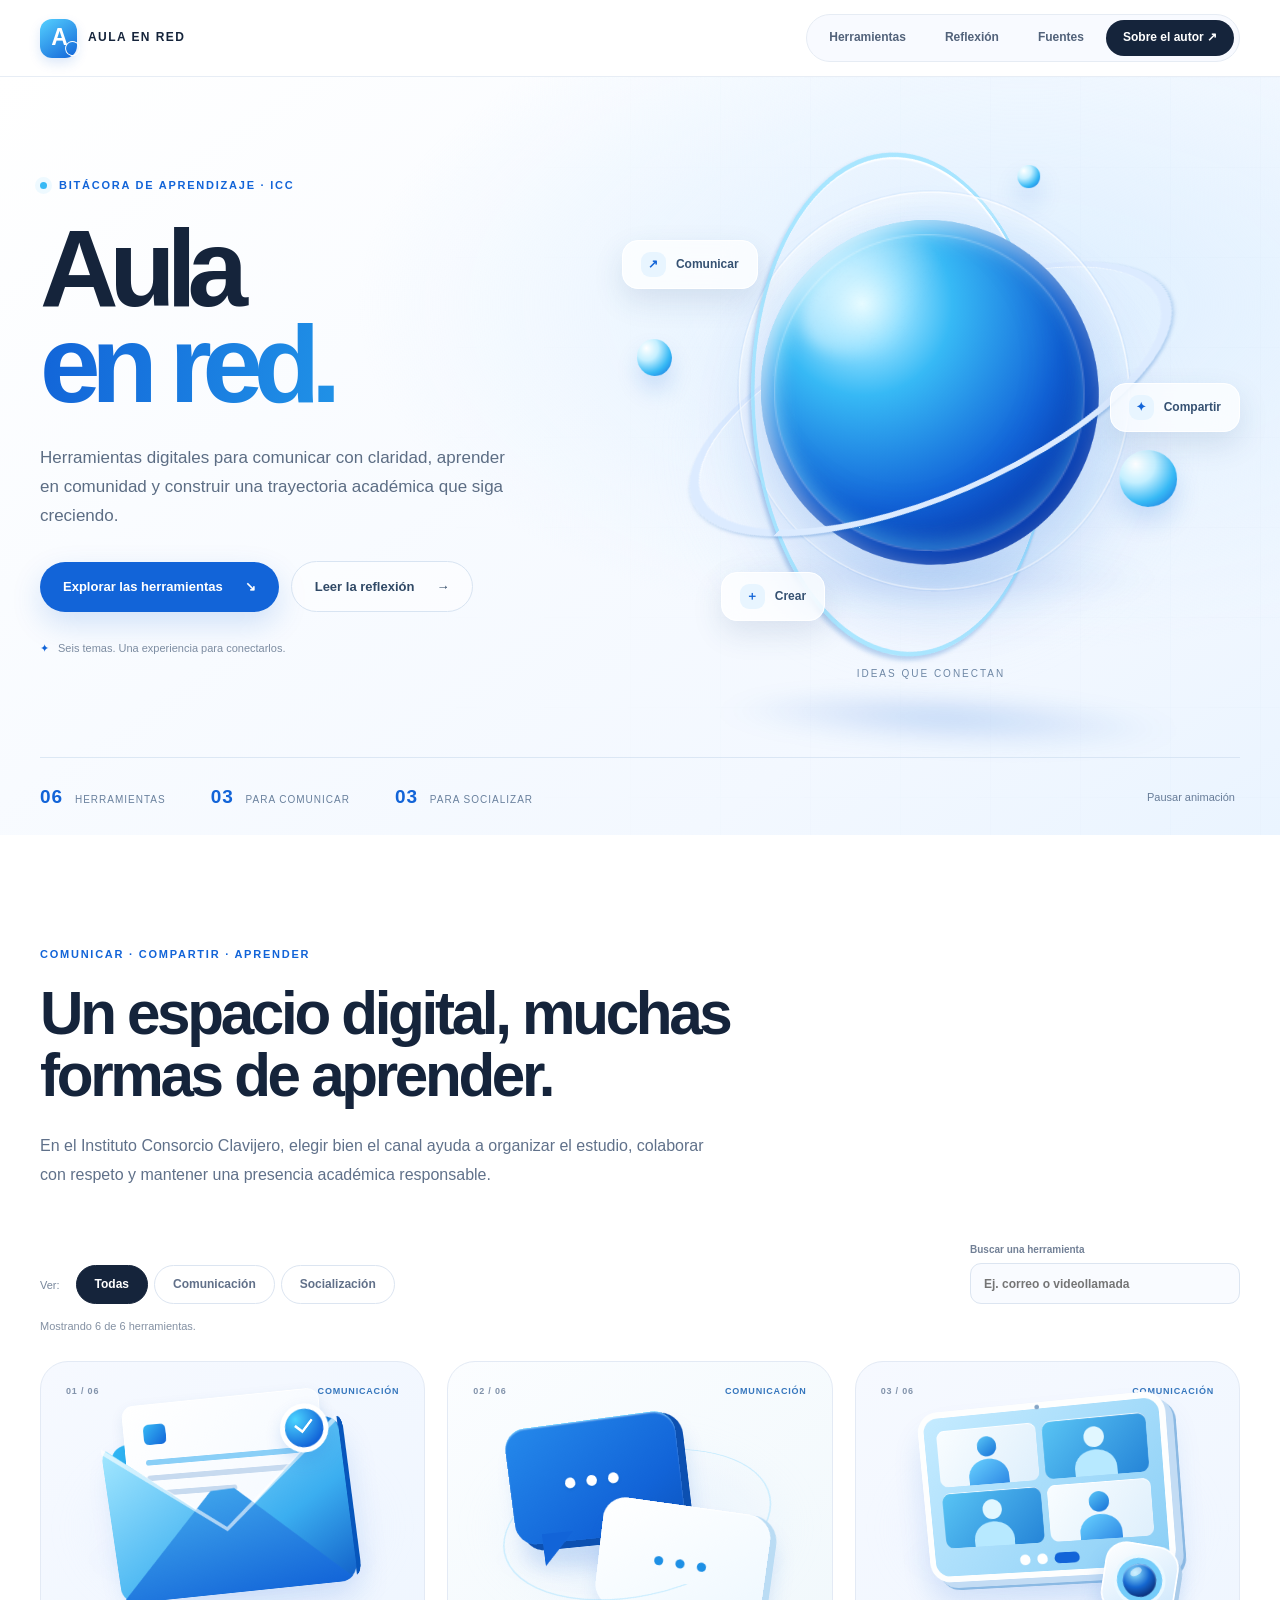
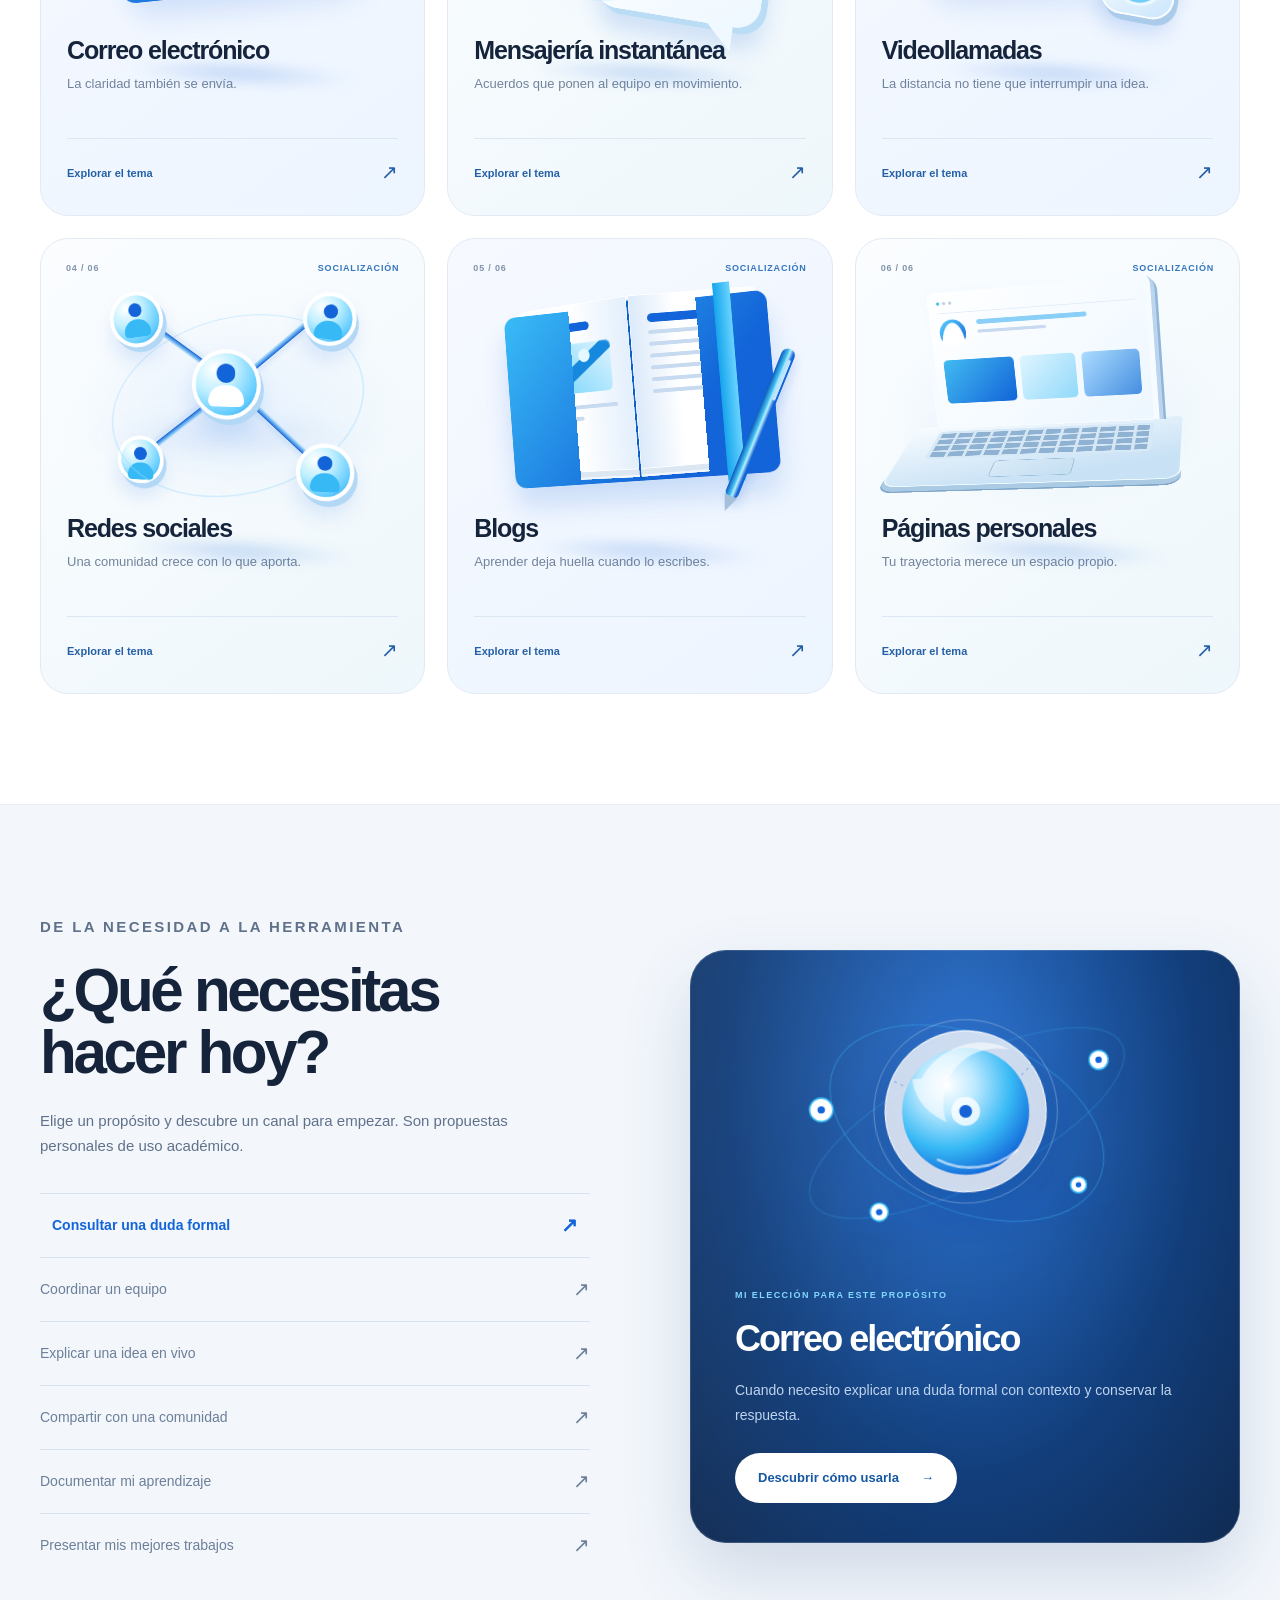
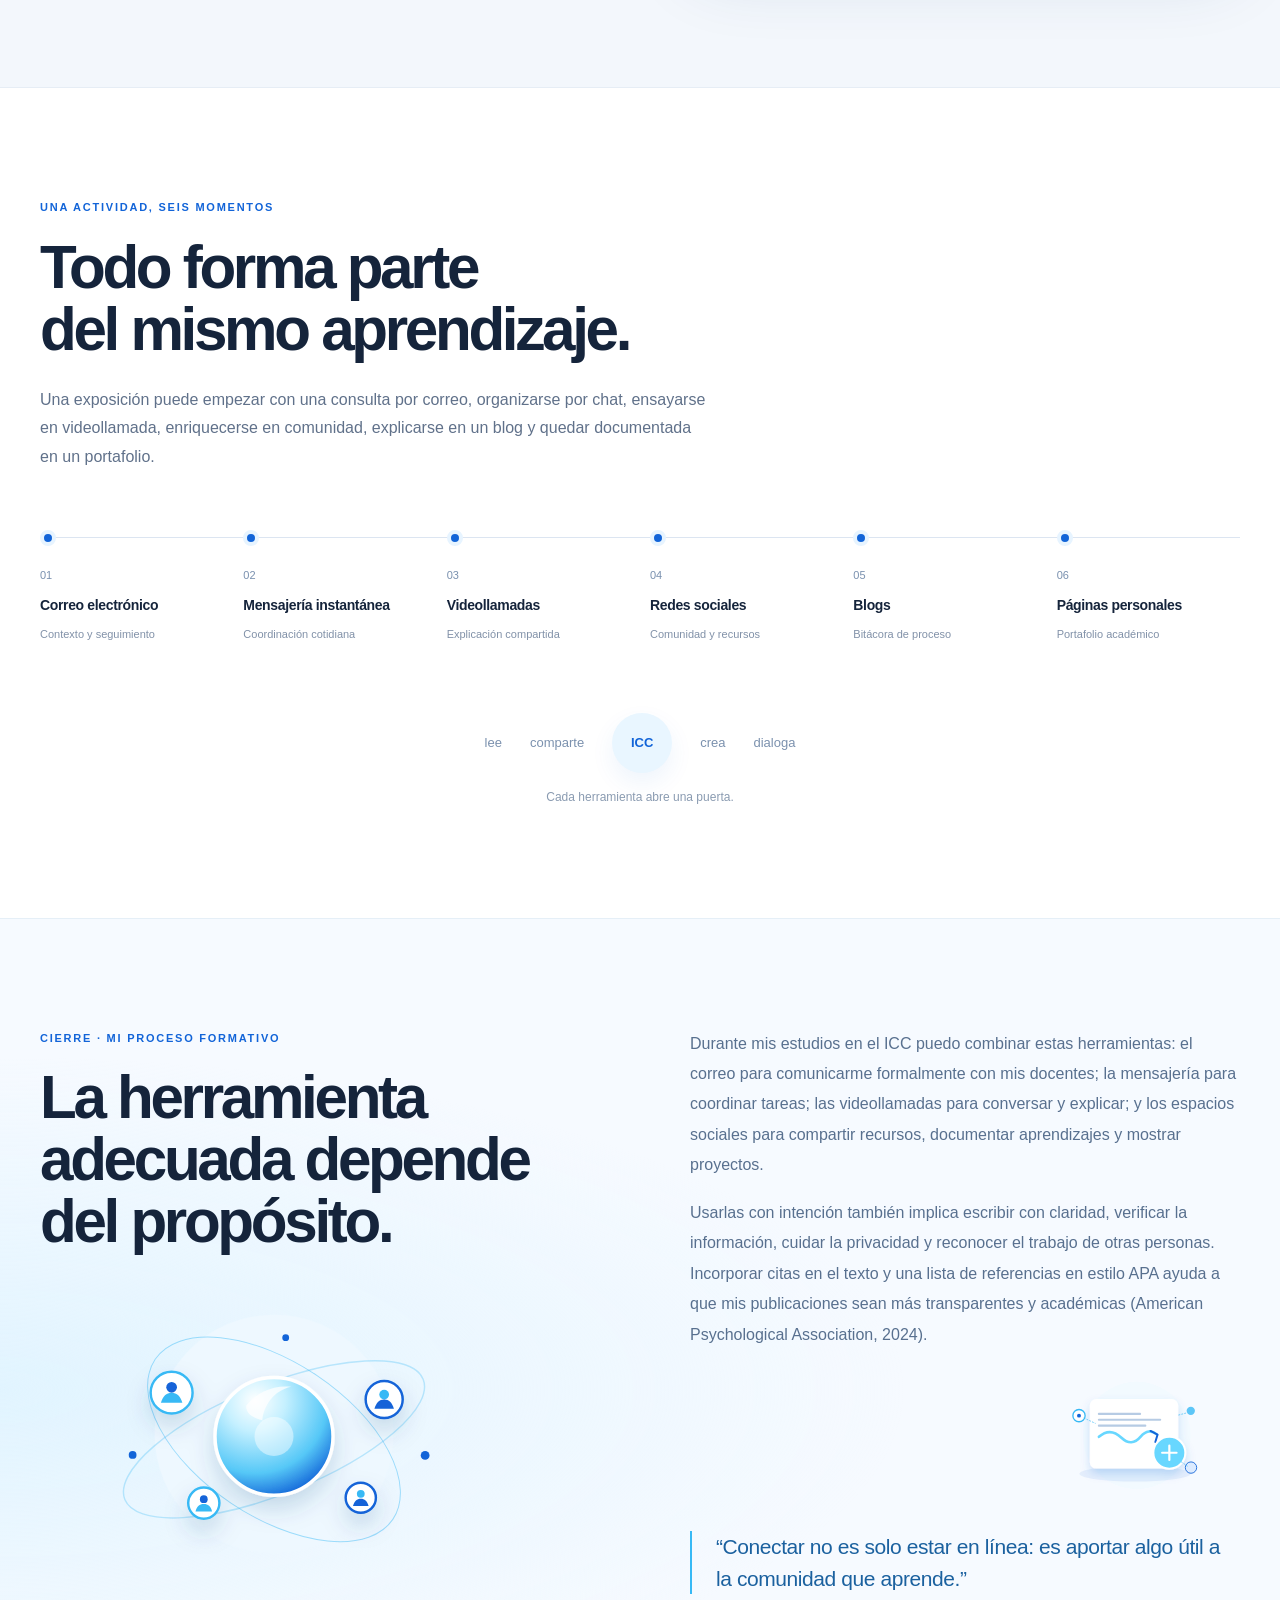
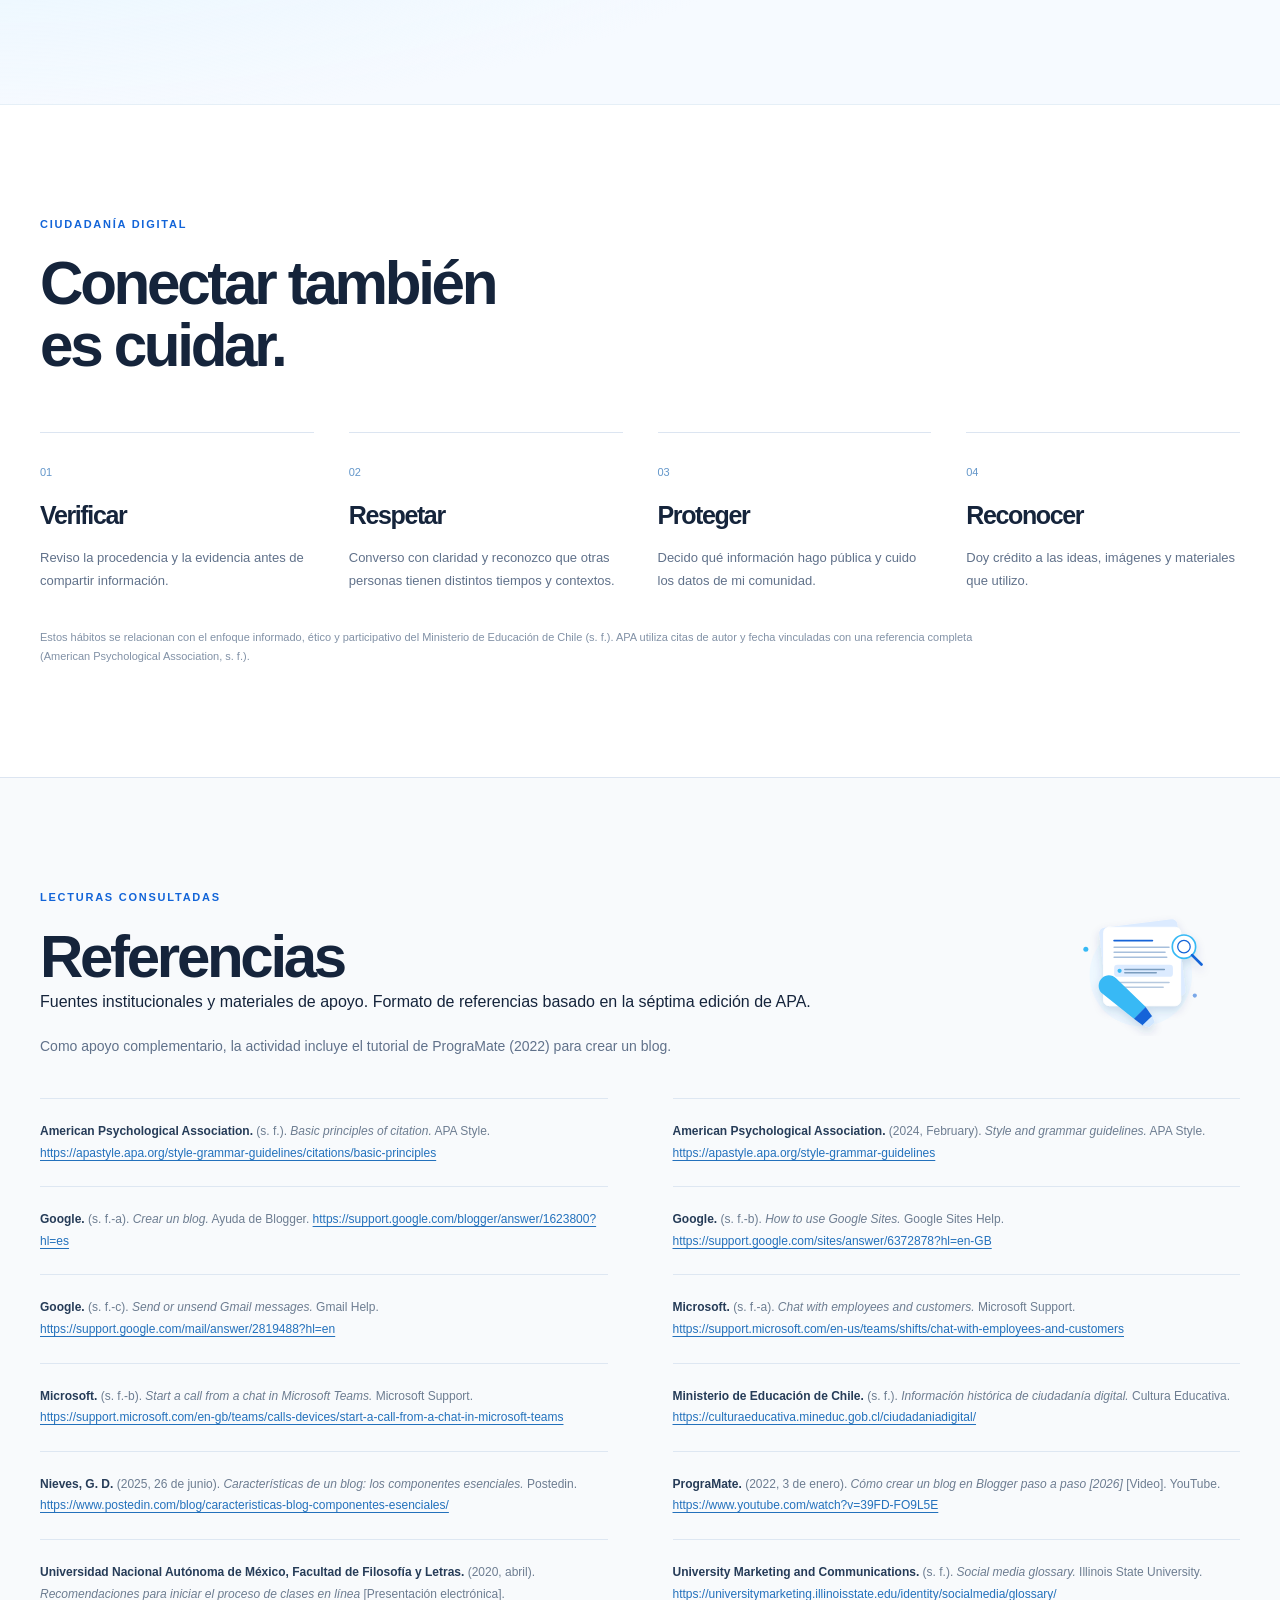
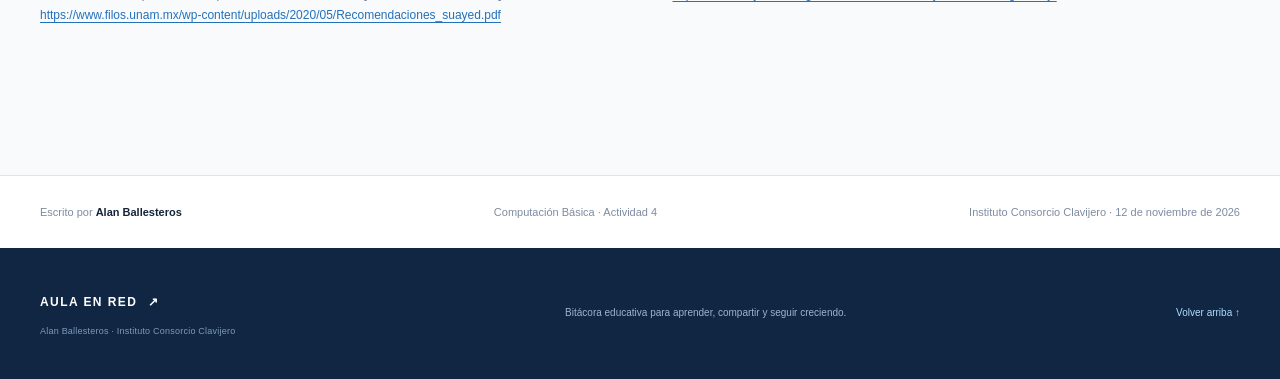
<file: Aula_en_Red_embed.html>
<!doctype html><html lang="es"><head><meta charset="utf-8"><meta name="viewport" content="width=device-width,initial-scale=1"><meta name="theme-color" content="#f6f9ff"><meta name="description" content="Aula en Red: seis experiencias para explorar herramientas de comunicación y socialización digital en el ICC. Bitácora de Alan Ballesteros."><title>Aula en Red — Alan Ballesteros | ICC</title><style>
/* AULA EN RED · Sistema editorial inmersivo. Edita aquí color, escala y composición. */
:root{color-scheme:light;--blue:#1264d8;--cyan:#37b9f5;--ink:#15243b;--muted:#60718a;--ice:#dcebff;--paper:#f3f7fc;--line:#dce5f1;--max:1280px;--sans:'Segoe UI Variable','Segoe UI',Aptos,Arial,sans-serif;--radius:28px;--ease:cubic-bezier(.16,1,.3,1)}
*{box-sizing:border-box}html{scroll-behavior:smooth;scroll-padding-top:100px}body{margin:0;background:#fff;color:var(--ink);font:400 16px/1.65 var(--sans);text-rendering:optimizeLegibility;-webkit-font-smoothing:antialiased}button,input{font:inherit}button,a{-webkit-tap-highlight-color:transparent}a{color:inherit}img{display:block;max-width:100%;height:auto}button{cursor:pointer}h1,h2,h3,p,figure{margin:0}h1,h2,h3{line-height:1.04;letter-spacing:-.055em}p+p{margin-top:1.1em}a:focus-visible,button:focus-visible,input:focus-visible,summary:focus-visible{outline:3px solid var(--cyan);outline-offset:5px}h1:focus,h2:focus{outline:none}[hidden]{display:none!important}.shell{width:min(calc(100% - 80px),var(--max));margin-inline:auto}.section-pad{padding-block:110px}.section-kicker,.eyebrow,.mini-kicker{color:var(--blue);font-size:11px;font-weight:800;letter-spacing:.16em;text-transform:uppercase}.section-kicker{margin-bottom:20px}.eyebrow{display:flex;align-items:center;gap:12px;margin-bottom:26px}.eyebrow:before{content:'';width:7px;height:7px;background:var(--cyan);box-shadow:0 0 0 5px #37b9f514;border-radius:50%}.skip-link{position:fixed;left:16px;top:-80px;z-index:100;padding:12px 20px;background:var(--blue);color:white;border-radius:12px}.skip-link:focus{top:12px}.topbar{position:sticky;top:0;z-index:60;background:#ffffffd9;backdrop-filter:blur(24px);border-bottom:1px solid #e7edf5}.topbar-inner{height:76px;display:flex;justify-content:space-between;align-items:center;gap:24px}.brand{display:inline-flex;align-items:center;gap:11px;font-size:12px;letter-spacing:.12em;font-weight:850;text-decoration:none;white-space:nowrap}.brand-mark{position:relative;display:grid;place-items:center;flex:none;width:37px;height:39px;border-radius:12px;background:linear-gradient(145deg,#55d1ff,#1264d8);color:#fff;font-size:23px;letter-spacing:-.1em;box-shadow:0 5px 12px #1264d826}.brand-mark span{position:absolute;right:-3px;bottom:2px;width:15px;height:15px;border:1.5px solid white;border-radius:50%;transform:rotate(-30deg)}.site-nav{display:flex;align-items:center;gap:5px;padding:5px;border:1px solid #e6ecf4;border-radius:99px;background:#f8faff}.site-nav a{padding:8px 17px;text-decoration:none;font-size:12px;font-weight:650;color:#52627a;border-radius:99px;transition:.25s}.site-nav a:hover,.site-nav a[aria-current]{background:white;color:var(--blue);box-shadow:0 4px 10px #15243b0a}.site-nav a:last-child{background:var(--ink);color:white}.menu-toggle{display:none;border:1px solid var(--line);background:white;border-radius:99px;padding:8px 13px;font-size:12px}.reading-track{position:absolute;bottom:-1px;left:0;right:0;height:2px}.reading-track span{display:block;height:100%;transform:scaleX(0);transform-origin:left;background:linear-gradient(90deg,var(--blue),var(--cyan))}
.button{display:inline-flex;justify-content:center;align-items:center;gap:22px;min-height:50px;padding:14px 23px;border-radius:99px;text-decoration:none;font-size:13px;font-weight:700;transition:transform .3s var(--ease),box-shadow .3s,background .3s}.button:hover{transform:translateY(-3px)}.button-primary{background:var(--blue);color:white;box-shadow:0 12px 30px #1264d82b}.button-primary:hover{background:#0a58c7;box-shadow:0 18px 34px #1264d838}.button-quiet{background:#ffffff8c;border:1px solid #d8e4f2;color:#304966}.hero{position:relative;overflow:hidden;background:radial-gradient(ellipse at 80% 30%,#deefff 0,transparent 46%),linear-gradient(145deg,#fff,#f3f8ff 75%,#eaf4ff)}.hero:before{content:'';position:absolute;inset:0;opacity:.34;pointer-events:none;background-image:linear-gradient(#afc7e11f 1px,transparent 1px),linear-gradient(90deg,#afc7e11f 1px,transparent 1px);background-size:90px 90px;mask-image:linear-gradient(90deg,transparent 30%,#000)}.hero-grid{position:relative;display:grid;grid-template-columns:1fr 1.1fr;min-height:680px;align-items:center;gap:20px}.hero-heading{position:relative;z-index:2;padding-block:70px}.hero h1{font-size:clamp(70px,8.5vw,126px);font-weight:760;line-height:.89;letter-spacing:-.085em;margin-bottom:30px}.hero h1 em{display:block;font-style:normal;color:var(--blue);background:linear-gradient(100deg,#1264d8,#2cb8f3);background-clip:text;-webkit-background-clip:text;-webkit-text-fill-color:transparent}.hero-copy{font-size:17px;line-height:1.7;max-width:480px;color:#5c6d84}.hero-actions{display:flex;align-items:center;gap:12px;margin-top:30px;flex-wrap:wrap}.hero-note{display:flex;gap:9px;align-items:center;margin-top:27px;font-size:11px;color:#7c8ca1}.hero-note span{color:var(--blue)}.hero-visual{position:relative;align-self:stretch;display:flex;align-items:center;justify-content:center;min-width:0}.hero-scene.object-scene{height:570px;min-height:0;width:100%;--object-scale:1.48}.scene-floor{position:absolute;left:10%;right:10%;bottom:15%;height:80px;border-radius:50%;background:radial-gradient(ellipse,#1264d81e,transparent 65%);filter:blur(15px);transform:rotateX(50deg)}.floating-label{position:absolute;z-index:4;display:flex;align-items:center;gap:10px;padding:11px 18px;border:1px solid #fff;border-radius:16px;background:#ffffffb8;backdrop-filter:blur(15px);box-shadow:0 12px 30px #284e8121;color:#355172;font-size:12px;font-weight:700;text-decoration:none;transition:transform .3s}.floating-label:hover{transform:translateY(-4px)}.floating-label i{display:grid;place-items:center;width:25px;height:25px;background:#e8f5ff;color:var(--blue);border-radius:9px;font-style:normal}.label-one{top:24%;left:0}.label-two{right:0;top:45%}.label-three{left:16%;bottom:20%}.scene-caption{position:absolute;bottom:11%;left:0;right:0;text-align:center;font-size:10px;letter-spacing:.2em;text-transform:uppercase;color:#6e87a5}.hero-bottom{position:relative;display:flex;align-items:center;justify-content:space-between;gap:20px;border-top:1px solid #cbdced9c;padding-block:23px}.hero-metrics{display:flex;gap:45px;font-size:10px;letter-spacing:.1em;text-transform:uppercase;color:#69809d}.hero-metrics strong{font-size:19px;color:var(--blue);margin-right:8px;font-weight:750}.motion-toggle{border:0;background:transparent;font-size:11px;color:#677c98;display:flex;gap:10px;align-items:center;padding:5px}.motion-toggle:disabled{cursor:default}.section-title{max-width:850px;margin-bottom:52px}.section-title h2,.topic-definition h2,.icc-heading h2,.care-grid h2,.chapter-next h2,.chooser h2,.reflection h2,.citizenship h2{font-size:clamp(35px,4.7vw,66px);font-weight:740;line-height:1.03}.section-title>p:last-child{max-width:670px;color:var(--muted);font-size:16px;line-height:1.8;margin-top:25px}.tool-controls{display:flex;justify-content:space-between;align-items:end;gap:25px;margin-bottom:13px}.filter-group{display:flex;align-items:center;gap:6px;flex-wrap:wrap}.filter-group>span{color:#77869b;font-size:11px;margin-right:10px}.filter{border:1px solid var(--line);border-radius:99px;background:#fff;padding:9px 18px;font-size:12px;color:#617089;font-weight:650;transition:.25s}.filter[aria-pressed=true]{border-color:var(--ink);background:var(--ink);color:white}.filter:hover{border-color:var(--blue)}.search-label{display:grid;gap:5px;width:270px;font-size:10px;font-weight:650;color:#728096}.search-label input{width:100%;height:41px;border-radius:11px;border:1px solid var(--line);padding:10px 13px;background:#f9fbff;color:var(--ink);font-size:12px}.filter-status{font-size:11px;color:#8491a3;margin-bottom:25px}.topic-grid{display:grid;grid-template-columns:repeat(3,minmax(0,1fr));gap:22px}.topic-tile{position:relative;border-radius:var(--radius);overflow:hidden;background:linear-gradient(145deg,#f6f9ff,#edf5ff);border:1px solid #e3eaf5;transition:box-shadow .4s,transform .4s var(--ease)}.topic-tile:nth-child(2n){background:linear-gradient(145deg,#fbfdff,#eef7fb)}.topic-tile:hover{transform:translateY(-6px);box-shadow:0 26px 60px #173c711a}.tile-link{display:block;position:relative;height:100%;text-decoration:none}.tile-top{display:flex;justify-content:space-between;align-items:center;padding:22px 25px 0;color:#8293ab;font-size:9px;letter-spacing:.09em;text-transform:uppercase;font-weight:750}.tile-top span:last-child{color:#3576bd}.tile-scene.object-scene{min-height:0;height:235px;width:100%;--object-scale:.77}.tile-scene .o3-float{animation:none}.tile-link:hover .o3-float{animation:o3-float 5s ease-in-out infinite}.tile-copy{padding:4px 26px 26px}.tile-copy h3{font-size:25px;letter-spacing:-.045em}.tile-copy p{font-size:13px;color:#71839c;line-height:1.55;margin-top:11px;min-height:40px}.tile-action{display:flex;justify-content:space-between;align-items:center;border-top:1px solid #dce7f4;margin-top:24px;padding-top:17px;font-size:11px;font-weight:700;color:#2560a6}.tile-action b{font-size:20px;font-weight:400}.chooser{background:var(--paper);border-block:1px solid #e6edf5}.chooser-grid{display:grid;grid-template-columns:1fr 1fr;gap:100px;align-items:center}.chooser h2{margin-bottom:25px}.chooser p{color:var(--muted);max-width:490px;font-size:15px}.purpose-list{display:grid;gap:0;margin-top:35px}.purpose-choice{display:flex;text-align:left;justify-content:space-between;align-items:center;gap:20px;padding:15px 0;border:0;border-top:1px solid #d9e3f0;background:transparent;color:#6c7f98;font-size:14px;transition:color .2s,padding .3s}.purpose-choice[aria-pressed=true]{color:var(--blue);padding-inline:12px;font-weight:750}.purpose-choice span{font-size:20px}.recommendation-stage{position:relative;min-height:550px;border-radius:36px;background:radial-gradient(ellipse at 50% 25%,#2d77d8,#123e7b 60%,#102b53);box-shadow:0 30px 70px #173e7029;overflow:hidden;padding:330px 45px 40px;color:#fff}.recommendation-stage:before{content:'';position:absolute;inset:0;background:linear-gradient(110deg,#ffffff0d,transparent 60%);border:1px solid #ffffff26;border-radius:inherit}.recommendation-stage>img{position:absolute;top:-5px;left:0;width:100%;height:320px;object-fit:contain;filter:drop-shadow(0 25px 22px #001a4c40);transform:rotate(-6deg)}.recommendation{position:relative}.recommendation .mini-kicker{color:#81d8ff;font-size:9px}.recommendation h3{font-size:36px;margin-top:14px;color:white;line-height:1.05}.recommendation p{color:#bfd4ef;font-size:14px;line-height:1.8;margin-block:20px 25px}.recommendation .button{box-shadow:none;background:#fff;color:#1557a1}.journey{overflow:hidden}.journey-track{display:grid;grid-template-columns:repeat(6,1fr);border-top:1px solid var(--line);gap:20px;margin-top:65px}.journey-track a{position:relative;display:flex;flex-direction:column;text-decoration:none;padding-top:28px;gap:12px}.journey-track a:before{content:'';position:absolute;width:8px;height:8px;background:var(--blue);border:4px solid #e7f4ff;box-sizing:content-box;border-radius:50%;top:-8px;left:0}.journey-track span{font-size:11px;color:#7a91af}.journey-track strong{font-size:14px;line-height:1.3;letter-spacing:-.025em}.journey-track small{font-size:11px;line-height:1.5;color:#8191a8}.learning-verbs{display:flex;justify-content:center;align-items:center;gap:28px;margin-top:70px;color:#7b91ae;font-size:13px}.learning-verbs strong{display:grid;place-items:center;background:#e9f6ff;color:var(--blue);width:60px;height:60px;border-radius:50%;box-shadow:0 10px 25px #1264d812}.journey-caption{text-align:center;color:#8a9bb1;font-size:12px;margin-top:15px}.reflection{background:radial-gradient(ellipse at 0 60%,#e1f4ff,transparent 50%),#f6faff;border-block:1px solid #e5eff7}.reflection-grid{display:grid;grid-template-columns:1fr 1fr;gap:100px}.reflection-grid>div:first-child figure{width:85%;margin-top:35px}.reflection-copy{font-size:16px;color:#58708f;line-height:1.9}.reflection-copy blockquote{margin:30px 0 0;padding:0 0 0 24px;border-left:2px solid var(--cyan);font-size:21px;line-height:1.5;color:#1b619f;letter-spacing:-.02em}.reflection-mini{width:210px;margin:20px 0 0 auto}.citizenship h2{margin-bottom:55px}.citizen-grid{display:grid;grid-template-columns:repeat(4,1fr);gap:35px}.citizen-grid article{border-top:1px solid var(--line);padding-top:25px}.citizen-grid span{font-size:11px;color:#6497ca}.citizen-grid h3{font-size:25px;margin-top:17px}.citizen-grid p{font-size:13px;color:var(--muted);line-height:1.8;margin-top:18px}.support-source{font-size:11px!important;line-height:1.8;color:#8191a6!important;max-width:950px;margin-top:35px!important}.references{background:#f8fafc;border-top:1px solid var(--line)}.references-head{display:flex;justify-content:space-between;align-items:center;gap:40px;margin-bottom:40px}.references-head h2{font-size:60px}.references-head p:last-child{max-width:640px;margin-top:20px;color:var(--muted);font-size:14px}.references-head img{width:200px}.reference-list{padding:0;list-style:none;display:grid;grid-template-columns:1fr 1fr;gap:0 65px}.reference-list li{padding:22px 0;border-top:1px solid #dee7f2;font-size:12px;color:#6d7d91;line-height:1.8;overflow-wrap:anywhere}.reference-list a{color:#2371bc;text-underline-offset:3px}.reference-author,.reference-list strong{color:#263c58;font-weight:700}.author-strip{border-top:1px solid var(--line);padding:27px 0;background:#fff}.author-inner{display:flex;justify-content:space-between;align-items:center;gap:25px;font-size:11px;color:#7e8ba0}.author-name{font-weight:750;color:var(--ink)}.site-footer{background:#102643;color:#9db4d0;padding:40px 0}.footer-inner{display:flex;align-items:center;justify-content:space-between;gap:30px}.footer-brand{color:white}.footer-inner p,.footer-inner>a:last-child{font-size:10px}.footer-inner>a:last-child{color:#b0deff;text-decoration:none}
/* Páginas internas: una escena y una narrativa por herramienta. */
.topic-page{background:white}.topic-subnav{position:sticky;top:76px;z-index:40;background:#ffffffdc;backdrop-filter:blur(18px);border-bottom:1px solid #e8edf4}.subnav-inner{display:flex;justify-content:space-between;align-items:center;gap:30px;min-height:60px}.breadcrumb{font-size:11px;font-weight:650;text-decoration:none;color:#617893}.topic-subnav nav{display:flex;align-items:center;gap:25px}.topic-subnav nav a{font-size:10px;text-decoration:none;color:#6c819d;white-space:nowrap}.topic-subnav nav a:hover,.topic-subnav nav a[aria-current]{color:var(--blue)}.topic-hero{display:grid;grid-template-columns:1fr 1.05fr;align-items:center;min-height:660px;gap:50px;padding-block:65px}.topic-heading h1{font-size:clamp(50px,6.6vw,92px);font-weight:750;line-height:.97;max-width:650px;overflow-wrap:normal}.topic-line{font-size:24px;line-height:1.25;font-weight:650;letter-spacing:-.035em;color:#2f6eb4;margin-top:26px;max-width:520px}.topic-lead{font-size:15px;line-height:1.85;max-width:460px;color:#7889a0;margin-top:20px}.topic-heading .button{margin-top:30px}.topic-product{position:relative;min-width:0;border-radius:45px;background:radial-gradient(ellipse at 50% 40%,#e5f5ff,#f7faff 65%,#fdfefe);border:1px solid #edf3fb}.detail-scene.object-scene{height:440px;min-height:0;--object-scale:1.25}.product-spec{display:flex;justify-content:center;gap:18px;padding:0 20px 27px;color:#8195af;text-align:center;font-size:9px;text-transform:uppercase;letter-spacing:.09em}.product-spec span+span{border-left:1px solid var(--line);padding-left:18px}.topic-page section[id]{scroll-margin-top:160px}.topic-definition{display:grid;grid-template-columns:1fr 1fr;gap:100px;border-top:1px solid var(--line)}.large-copy{font-size:23px;line-height:1.65;letter-spacing:-.025em;color:#536a86}.document-source{font-size:11px;line-height:1.8;color:#8898ad;margin-top:24px}.features-wrap{background:#f5f8fd;border-block:1px solid #e7eef7}.facts-grid{display:grid;grid-template-columns:repeat(3,1fr);gap:45px}.fact{border-top:1px solid #cddff1;padding-top:25px}.fact-number{font-size:11px;font-weight:750;color:#7aa2cc}.fact h3{font-size:27px;line-height:1.12;margin-top:32px;max-width:310px}.fact p{font-size:14px;line-height:1.9;color:#71839d;margin-top:22px}.icc-section{display:grid;grid-template-columns:1fr 1fr;gap:100px}.section-description{font-size:14px;color:#8292a9;line-height:1.8;margin-top:25px;max-width:380px}.concept-image{max-width:360px;margin:35px 0 0}.original-example{border:1px solid #cfe4f8;background:linear-gradient(140deg,#edf8ff,#f6faff);border-radius:25px;padding:30px}.original-example .example-label{font-size:10px;font-weight:800;letter-spacing:.15em;text-transform:uppercase;color:#2670b1;margin-bottom:20px}.original-example p:last-child{font-size:18px;line-height:1.8;color:#365777;letter-spacing:-.015em}.workflow-label{font-size:10px;color:#7e91aa;font-weight:750;text-transform:uppercase;letter-spacing:.12em;margin-top:35px}.workflow{margin:20px 0 30px;padding:0;list-style:none}.workflow li{display:flex;gap:20px;align-items:flex-start;border-bottom:1px solid #e7eef5;padding:17px 0}.workflow li span{font-size:10px;color:#5093d0;font-weight:750;line-height:2.4}.workflow li p{font-size:13px;line-height:1.75;color:#6a7e96}.good-practice{display:flex;gap:13px;font-size:12px;line-height:1.8;color:#68819d;padding:20px;background:#f6fbff;border-left:2px solid var(--cyan);border-radius:0 12px 12px 0}.good-practice>span:first-child{font-size:19px;color:var(--blue)}.good-practice b{color:#2668a6}.care-section{background:#f4f8fc;border-top:1px solid #e5edf6}.care-grid{display:grid;grid-template-columns:1fr 1fr;gap:100px}.care-grid>div>p:last-child{max-width:400px;font-size:14px;color:#7c8ea7;margin-top:25px}.care-accordions details{border-top:1px solid #cfdfee;padding:0 0 5px}.care-accordions details:last-child{border-bottom:1px solid #cfdfee}.care-accordions summary{display:flex;justify-content:space-between;gap:25px;cursor:pointer;list-style:none;font-size:15px;font-weight:650;letter-spacing:-.02em;padding:23px 0}.care-accordions summary::-webkit-details-marker{display:none}.care-accordions summary span{font-size:23px;font-weight:300;color:#6895c5;transition:transform .3s}.care-accordions details[open] summary span{transform:rotate(45deg)}.care-accordions details p{font-size:13px;color:#71869e;line-height:1.85;padding:0 25px 25px 0}.chapter-next{padding-block:100px}.chapter-next h2{font-size:45px}.chapter-links{display:grid;grid-template-columns:1fr 1fr;gap:25px;margin-top:40px}.chapter-links a{display:flex;flex-direction:column;gap:16px;padding:28px;border:1px solid var(--line);background:#f7faff;border-radius:20px;text-decoration:none;transition:.3s}.chapter-links a:hover{background:#eaf5ff;border-color:#9dcef5;transform:translateY(-3px)}.chapter-links span{font-size:10px;color:#7e96af}.chapter-links strong{font-size:23px;letter-spacing:-.04em}.sources-link{display:inline-block;margin-top:30px;color:#3d7cba;font-size:12px;text-underline-offset:4px}
.js-motion .reveal{opacity:0;transform:translateY(25px);transition:opacity .75s var(--ease),transform .75s var(--ease)}.js-motion .reveal.is-visible{opacity:1;transform:none}.paused-motion *, .paused-motion *:before,.paused-motion *:after{animation-play-state:paused!important}.paused-motion .object-model{transition:none!important}.paused-motion .reveal{opacity:1!important;transform:none!important}
@media(min-width:1500px){.hero-grid{min-height:750px}.hero-scene.object-scene{--object-scale:1.65}}
@media(max-width:1050px){.shell{width:calc(100% - 52px)}.site-nav a{padding-inline:13px}.hero-grid{grid-template-columns:1fr 1fr;min-height:630px}.hero h1{font-size:90px}.hero-scene.object-scene{--object-scale:1.13}.floating-label{font-size:10px;padding:8px 11px}.hero-copy{font-size:15px}.hero-actions{gap:8px}.button{font-size:12px;padding-inline:18px}.topic-grid{gap:15px}.tile-scene.object-scene{--object-scale:.64;height:205px}.tile-copy{padding-inline:20px}.tile-copy h3{font-size:23px}.chooser-grid,.reflection-grid,.icc-section,.care-grid,.topic-definition{gap:50px}.chooser-grid{gap:55px}.recommendation-stage{padding-inline:30px}.hero-metrics{gap:24px}.topic-hero{gap:35px}.detail-scene.object-scene{--object-scale:1.0;height:380px}.facts-grid{gap:28px}.topic-subnav nav{gap:17px}.journey-track{grid-template-columns:repeat(3,1fr);gap:35px}.journey-track a:nth-child(n+4){border-top:1px solid var(--line)}.citizen-grid{gap:22px}}
@media(max-width:760px){html{scroll-padding-top:88px}.shell{width:calc(100% - 36px)}.section-pad{padding-block:72px}.topbar-inner{height:66px}.brand{font-size:10px;gap:9px}.brand-mark{width:32px;height:34px;font-size:20px}.menu-toggle{display:flex;gap:7px;align-items:center}.js-enabled .site-nav{display:none;position:absolute;top:65px;left:0;right:0;padding:16px 18px 22px;border:0;border-bottom:1px solid #dbe8f5;border-radius:0;background:#fffffffa;box-shadow:0 20px 30px #17395c12}.js-enabled .site-nav.is-open{display:grid;gap:4px}.site-nav a{padding:13px 17px;font-size:13px;border-radius:12px}.site-nav a:last-child{margin-top:4px}.hero-grid{display:flex;flex-direction:column;gap:0;min-height:0}.hero-heading{padding-block:60px 0;width:100%;text-align:center}.eyebrow{font-size:9px;justify-content:center;margin-bottom:25px}.hero h1{font-size:clamp(68px,13vw,100px);letter-spacing:-.08em;line-height:.92;margin-bottom:26px}.hero h1 em{display:inline}.hero-copy{font-size:14px;max-width:520px;margin-inline:auto}.hero-actions{justify-content:center;margin-top:25px}.hero-note{justify-content:center;margin-top:20px;font-size:10px}.hero-visual{width:100%;min-height:345px}.hero-scene.object-scene{height:360px;--object-scale:1.05}.floating-label{padding:9px 12px;border-radius:14px}.label-one{left:1%;top:23%}.label-two{right:0;top:47%}.label-three{left:12%;bottom:12%}.scene-caption{bottom:5%;font-size:9px}.hero-bottom{padding-block:23px;align-items:flex-start}.hero-metrics{gap:14px;flex-wrap:wrap;font-size:8px}.hero-metrics strong{font-size:15px;margin-right:5px}.motion-toggle{font-size:9px;white-space:nowrap}.section-title{margin-bottom:35px}.section-title h2,.topic-definition h2,.icc-heading h2,.care-grid h2,.chooser h2,.reflection h2,.citizenship h2{font-size:clamp(34px,8vw,48px);letter-spacing:-.055em}.section-kicker{font-size:9px;margin-bottom:17px}.section-title>p:last-child{font-size:14px;line-height:1.85;margin-top:20px}.tool-controls{align-items:stretch;flex-direction:column;gap:20px}.filter-group{gap:5px}.filter-group>span{font-size:10px;margin-right:4px}.filter{padding:8px 13px;font-size:10px}.search-label{width:100%;font-size:10px}.search-label input{height:44px}.topic-grid{grid-template-columns:repeat(2,minmax(0,1fr));gap:14px}.tile-top{padding:18px 18px 0;font-size:8px}.tile-scene.object-scene{--object-scale:.55;height:180px}.tile-copy{padding:0 18px 20px}.tile-copy h3{font-size:23px}.tile-copy p{font-size:11px;min-height:52px}.tile-action{font-size:10px;margin-top:16px;padding-top:12px}.chooser-grid,.reflection-grid,.icc-section,.care-grid,.topic-definition{grid-template-columns:1fr;gap:40px}.chooser-grid{gap:40px}.chooser p{font-size:14px}.purpose-choice{font-size:13px}.recommendation-stage{min-height:475px;max-width:500px;width:100%;margin-inline:auto;padding:275px 32px 30px;border-radius:28px}.recommendation-stage>img{height:270px}.recommendation h3{font-size:31px}.recommendation p{font-size:13px}.journey-track{grid-template-columns:repeat(2,1fr);gap:32px;margin-top:40px}.journey-track a:nth-child(n+3){border-top:1px solid var(--line)}.learning-verbs{gap:17px;font-size:11px;margin-top:48px}.learning-verbs strong{width:50px;height:50px}.reflection-grid>div:first-child figure{width:60%;max-width:320px;margin:30px auto 0}.reflection-copy{font-size:14px;line-height:1.9}.reflection-mini{width:180px}.reflection-copy blockquote{font-size:19px}.citizenship h2{margin-bottom:35px}.citizen-grid{grid-template-columns:1fr 1fr;gap:30px 22px}.citizen-grid h3{font-size:23px}.citizen-grid p{font-size:12px}.references-head{gap:15px;margin-bottom:30px;align-items:flex-start}.references-head h2{font-size:42px}.references-head img{width:115px;max-width:30%}.references-head p:last-child{font-size:12px}.reference-list{grid-template-columns:1fr;gap:0}.reference-list li{font-size:11px;padding-block:18px}.author-inner,.footer-inner{flex-direction:column;align-items:flex-start;gap:13px}.author-inner{font-size:10px}.site-footer{padding-block:32px}.topic-subnav{top:66px}.subnav-inner{display:block;padding-block:12px;min-height:0}.breadcrumb{display:inline-block;font-size:10px;margin-bottom:12px}.topic-subnav nav{gap:22px;overflow-x:auto;padding-bottom:3px}.topic-subnav nav a{font-size:10px}.topic-hero{grid-template-columns:1fr;gap:35px;padding-block:48px;min-height:0}.topic-heading{text-align:center}.topic-heading h1{font-size:clamp(45px,11vw,70px);max-width:600px;margin-inline:auto}.topic-line{font-size:22px;margin-inline:auto;margin-top:23px;max-width:400px}.topic-lead{font-size:13px;margin-inline:auto;margin-top:17px;max-width:450px}.topic-heading .button{margin-top:25px}.topic-product{border-radius:30px;max-width:600px;width:100%;margin:auto}.detail-scene.object-scene{height:340px;--object-scale:.95}.product-spec{font-size:8px;gap:12px;padding:0 15px 23px}.product-spec span+span{padding-left:12px}.topic-page section[id]{scroll-margin-top:170px}.large-copy{font-size:21px;line-height:1.7}.document-source{font-size:10px}.facts-grid{grid-template-columns:1fr;gap:32px}.fact{padding-top:20px}.fact h3{font-size:25px;margin-top:18px}.fact p{font-size:13px;margin-top:15px;line-height:1.9}.concept-image{width:75%;max-width:320px;margin-inline:auto}.original-example{padding:25px}.original-example p:last-child{font-size:16px}.workflow-label{font-size:9px}.workflow li p{font-size:12px}.good-practice{font-size:11px}.care-grid>div>p:last-child{font-size:13px}.care-accordions summary{font-size:14px}.care-accordions details p{font-size:12px}.chapter-next{padding-block:70px}.chapter-next h2{font-size:36px}.chapter-links{gap:13px;margin-top:30px}.chapter-links a{padding:20px 18px;gap:14px}.chapter-links span{font-size:9px}.chapter-links strong{font-size:20px}.support-source{font-size:10px!important}}
@media(max-width:480px){.hero-heading{padding-top:45px}.hero h1{font-size:clamp(62px,16vw,78px)}.hero h1 em{display:block}.hero-copy{font-size:13px}.hero-actions{flex-direction:column;gap:10px}.hero-actions .button{min-width:230px}.hero-visual{min-height:310px}.hero-scene.object-scene{--object-scale:.9;height:310px}.floating-label{font-size:9px;padding:7px 9px;gap:6px}.floating-label i{width:21px;height:21px;border-radius:7px}.label-one{top:18%;left:-2%}.label-two{top:43%;right:-1%}.label-three{left:8%;bottom:13%}.hero-bottom{display:block}.hero-metrics{justify-content:center;gap:13px}.motion-toggle{margin:16px auto 0;font-size:9px}.topic-grid{grid-template-columns:1fr;gap:23px}.tile-scene.object-scene{height:235px;--object-scale:.8}.tile-copy{padding:0 25px 25px}.tile-copy h3{font-size:28px}.tile-copy p{font-size:12px;min-height:0}.tile-top{padding:22px 25px 0;font-size:9px}.tile-action{font-size:11px;margin-top:23px;padding-top:17px}.topic-tile{border-radius:26px}.learning-verbs{gap:12px;font-size:10px}.recommendation-stage{padding-inline:26px}.references-head{display:block}.references-head img{width:130px;max-width:none;margin:25px auto 0}.detail-scene.object-scene{--object-scale:.81;height:300px}.topic-product{border-radius:25px}.topic-heading h1{font-size:47px}.topic-line{font-size:21px}.topic-heading .eyebrow{font-size:8px}.product-spec{font-size:7px;letter-spacing:.04em;gap:8px}.product-spec span+span{padding-left:8px}.chapter-links{grid-template-columns:1fr}.chapter-next h2{font-size:34px}.citizen-grid h3{font-size:22px}}
@media(max-width:350px){.shell{width:calc(100% - 28px)}.hero h1{font-size:61px}.hero-scene.object-scene{--object-scale:.76}.label-two{right:-1%}.floating-label{font-size:8px;padding:7px}.hero-note{font-size:9px}.hero-metrics{font-size:7px;gap:9px}.hero-metrics strong{font-size:14px}.tile-scene.object-scene{--object-scale:.69;height:220px}.topic-heading h1{font-size:42px}.detail-scene.object-scene{--object-scale:.7;height:265px}.filter{padding-inline:10px;font-size:9px}}
@media(prefers-reduced-motion:reduce){*,*:before,*:after{animation:none!important;transition:none!important;scroll-behavior:auto!important}.js-motion .reveal{opacity:1;transform:none}}
@media print{.topbar,.topic-subnav,.hero-actions,.tool-controls,.motion-toggle,.site-footer,.chapter-next{display:none!important}.topic-page[hidden]{display:block!important}.js-motion .reveal{opacity:1!important;transform:none!important}.topic-page{break-before:page}.section-pad{padding-block:25px}.object-scene{display:none!important}.shell{width:100%}body{font-size:11px}.topic-hero{min-height:0;display:block}.hero{background:white}.reference-list{grid-template-columns:1fr}}
.footer-byline{display:block;margin-top:10px;font-size:9px;color:#7f9bbb;letter-spacing:.025em}

</style><style>
/* Aula en Red — editable CSS product objects. Wrap an interior from
   objects3d.json in .object-scene > .object-model[data-model="…"].
   Host may set --object-scale, --rx and --ry (angles in deg). */
.object-scene{position:relative;display:grid;place-items:center;min-height:360px;perspective:1100px;isolation:isolate;--object-scale:1}
.object-scene:before{content:"";position:absolute;inset:12% 5% 2%;z-index:-1;border-radius:50%;background:radial-gradient(ellipse,#dcebff99,transparent 66%);filter:blur(16px);pointer-events:none}
.object-model,.object-model *{box-sizing:border-box;transform-style:preserve-3d}
.object-model{position:absolute;left:50%;top:48%;width:400px;height:320px;transform:translate(-50%,-50%) scale(var(--object-scale,1)) rotateX(calc(var(--rx,0deg) - 5deg)) rotateY(calc(var(--ry,0deg) - 12deg));transition:transform .5s cubic-bezier(.16,1,.3,1);pointer-events:none}
.object-model:after{content:"";position:absolute;left:40px;top:278px;width:330px;height:76px;transform:rotateX(76deg) translateZ(-65px);background:radial-gradient(ellipse,#1264d838,transparent 67%);filter:blur(14px);border-radius:50%}
.o3-float{position:absolute;inset:0;animation:o3-float 7s ease-in-out infinite}
.o3-line{display:block;height:7px;border-radius:9px;background:#c7daef}
.o3-line.short{width:58%}.o3-line.blue{background:#8acff7}
@keyframes o3-float{0%,100%{transform:translateY(0)}50%{transform:translateY(-10px)}}

/* Orbit: shaded sphere, glass skin and two physically separated rings. */
.o3-orb{position:absolute;left:88px;top:36px;width:228px;height:228px;border-radius:50%;transform:translateZ(25px);background:radial-gradient(circle at 31% 24%,#dffaff 0,#8edfff 12%,#37b9f5 26%,#1264d8 58%,#0b3fba 77%,#082c82 100%);box-shadow:inset -19px -22px 28px #063a9f60,inset 5px 5px 17px #ffffffc9,0 22px 48px #1264d833}
.o3-orb:before{content:"";position:absolute;left:26px;top:19px;width:106px;height:66px;border-radius:50%;background:linear-gradient(140deg,#fff9,transparent 75%);filter:blur(5px);transform:rotate(-24deg)}
.o3-orb:after{content:"";position:absolute;inset:9px;border-radius:50%;border:1px solid #ffffff42;box-shadow:inset 0 -6px 12px #68e5ff55}
.o3-glass-skin{position:absolute;left:69px;top:17px;width:266px;height:266px;border:1px solid #ffffffc9;border-radius:50%;background:linear-gradient(130deg,#ffffff4d,transparent 27%,transparent 64%,#9edfff20);box-shadow:inset 5px 7px 13px #fff5,0 0 0 1px #1264d80c;transform:translateZ(15px)}
.o3-orbit-ring{position:absolute;left:28px;top:-15px;width:345px;height:345px;border:7px solid #dcebff;border-radius:50%;box-shadow:inset 0 2px 1px #fff,0 3px 3px #075cbd42;transform:rotateX(66deg) rotateY(-17deg) rotateZ(-32deg) translateZ(13px)}
.o3-orbit-ring.second{left:33px;top:-12px;width:340px;height:340px;border-width:3px;border-color:#8adfffad;transform:rotateX(12deg) rotateY(66deg) rotateZ(32deg) translateZ(-13px)}
.o3-satellite{position:absolute;width:24px;height:24px;border-radius:50%;background:radial-gradient(circle at 28% 25%,#fff,#c4efff 32%,#37b9f5 65%,#1264d8);box-shadow:0 9px 15px #1264d82b;transform:translateZ(80px)}
.o3-satellite.a{left:22px;top:113px}.o3-satellite.b{left:335px;top:178px;width:35px;height:35px}.o3-satellite.c{left:271px;top:5px;width:14px;height:14px}

/* Mail: paper lifts out of a solid blue envelope with four folded faces. */
.o3-mail{position:absolute;left:47px;top:56px;width:305px;height:204px;transform:rotateZ(-8deg) translateZ(25px)}
.o3-mail-back{position:absolute;inset:0;border-radius:23px;background:linear-gradient(135deg,#31b9f5,#0758c9);box-shadow:0 24px 38px #1264d827;transform:translateZ(-16px)}
.o3-mail-side{position:absolute;right:-14px;top:3px;width:16px;height:197px;border-radius:0 15px 15px 0;background:#0756bc;transform-origin:left;transform:rotateY(71deg)}
.o3-mail-paper{position:absolute;left:25px;top:-42px;width:255px;height:208px;padding:25px 26px;border-radius:15px 15px 2px 2px;background:linear-gradient(135deg,#fff,#f2f8ff);border:1px solid #fff;box-shadow:0 7px 18px #0b4e9c19;transform:translateZ(2px) rotateZ(3deg)}
.o3-mail-paper .o3-line{margin-bottom:13px}.o3-mail-paper:before{content:"";display:block;width:30px;height:26px;border-radius:7px;background:linear-gradient(135deg,#37b9f5,#1264d8);margin-bottom:19px}
.o3-mail-fold{position:absolute;inset:0;border-radius:20px;background:linear-gradient(150deg,#a5e8ff,#3baef0 65%,#1160c9);clip-path:polygon(0 0,50% 62%,100% 0,100% 100%,0 100%);transform:translateZ(15px)}
.o3-mail-front{position:absolute;inset:0;border-radius:0 0 20px 20px;background:linear-gradient(170deg,#58c8f6,#1264d8);clip-path:polygon(0 100%,45% 36%,55% 36%,100% 100%);transform:translateZ(18px)}
.o3-mail-seam{position:absolute;left:2px;top:2px;width:301px;height:185px;border-bottom:2px solid #b5ebff88;clip-path:polygon(0 0,50% 64%,100% 0,100% 4%,50% 67%,0 4%);background:#fff9;transform:translateZ(20px)}
.o3-mail-seal{position:absolute;right:10px;top:-16px;width:58px;height:58px;border:6px solid #fff;border-radius:50%;background:radial-gradient(circle at 30% 25%,#4bd4ff,#1264d8 75%);box-shadow:0 10px 20px #1264d82b;transform:translateZ(35px)}
.o3-mail-seal:after{content:"";position:absolute;left:13px;top:11px;width:17px;height:10px;border-left:3px solid white;border-bottom:3px solid white;transform:rotate(-45deg)}

/* Chat: extruded blue and porcelain speech bubbles on separate planes. */
.o3-bubble{position:absolute;left:25px;top:42px;width:230px;height:154px;transform:rotateZ(-7deg) translateZ(10px)}
.o3-bubble:before{content:"";position:absolute;inset:2px -7px -10px 4px;border-radius:31px;background:#0c50b1;transform:translateZ(-13px);box-shadow:0 21px 27px #1264d826}
.o3-bubble-face{position:absolute;inset:0;display:flex;align-items:center;justify-content:center;gap:15px;border-radius:29px;background:linear-gradient(145deg,#2589eb,#1264d8 70%,#0c55c0);border-top:1px solid #67ceff;box-shadow:inset 0 1px 2px #ffffff75}
.o3-bubble-face:after{content:"";position:absolute;left:36px;bottom:-30px;width:44px;height:43px;background:#1264d8;clip-path:polygon(0 0,100% 0,0 100%)}
.o3-bubble-dot{width:14px;height:14px;border-radius:50%;background:#fff;box-shadow:0 2px 4px #0458b14d;transform:translateZ(8px)}
.o3-bubble.front{left:164px;top:146px;width:204px;height:137px;transform:rotateZ(7deg) translateZ(75px)}
.o3-bubble.front:before{background:#badcf4}
.o3-bubble.front .o3-bubble-face{background:linear-gradient(145deg,#fff,#eef8ff);border-top-color:#fff}
.o3-bubble.front .o3-bubble-face:after{left:auto;right:30px;background:#f0f9ff;clip-path:polygon(0 0,100% 0,100% 100%)}
.o3-bubble.front .o3-bubble-dot{width:11px;height:11px;background:#1e90e5;box-shadow:none}
.o3-chat-orbit{position:absolute;left:12px;top:4px;width:360px;height:285px;border:2px solid #93dcff66;border-radius:50%;transform:rotateX(53deg) rotateZ(-24deg) translateZ(-30px)}

/* Video: glass meeting display with four human silhouettes and webcam lens. */
.o3-video-screen{position:absolute;left:35px;top:20px;width:325px;height:225px;padding:17px 17px 37px;border:8px solid #fdfefe;border-radius:27px;background:linear-gradient(135deg,#c5ebff,#8bcff6);box-shadow:9px 8px 0 #c3dcf4,12px 11px 0 #8bb9e3,0 30px 40px #1264d824;transform:rotateZ(-5deg) translateZ(10px)}
.o3-video-screen:before{content:"";position:absolute;left:50%;top:-5px;width:6px;height:6px;border-radius:50%;background:#85a5c6;transform:translateX(-50%)}
.o3-video-grid{display:grid;height:100%;grid-template-columns:1fr 1fr;gap:8px}
.o3-person{position:relative;overflow:hidden;border-radius:11px;background:linear-gradient(130deg,#f9fdff,#deeffc);box-shadow:inset 0 1px 1px #fff}
.o3-person:before{content:"";position:absolute;left:calc(50% - 13px);top:12px;width:26px;height:26px;border-radius:50%;background:linear-gradient(145deg,#59c6f7,#1670d7)}
.o3-person:after{content:"";position:absolute;left:calc(50% - 27px);top:41px;width:54px;height:46px;border-radius:50% 50% 0 0;background:linear-gradient(145deg,#69d2ff,#247ce0)}
.o3-person:nth-child(2),.o3-person:nth-child(3){background:linear-gradient(135deg,#59c4f4,#2584d7)}
.o3-person:nth-child(2):before,.o3-person:nth-child(3):before{background:#e1f7ff}.o3-person:nth-child(2):after,.o3-person:nth-child(3):after{background:#b7e9ff}
.o3-video-controls{position:absolute;left:50%;bottom:9px;display:flex;gap:9px;transform:translateX(-50%)}
.o3-video-controls i{display:block;width:14px;height:14px;border-radius:50%;background:#fff}.o3-video-controls i:last-child{background:#1264d8;width:33px;border-radius:8px}
.o3-camera-lens{position:absolute;left:284px;top:191px;width:88px;height:88px;border-radius:26px;background:linear-gradient(140deg,#fff,#cbe6fc);border:2px solid #fff;box-shadow:5px 7px 0 #aacbe9,0 19px 25px #1264d82c;transform:translateZ(72px) rotateZ(8deg)}
.o3-camera-lens:before{content:"";position:absolute;inset:15px;border:7px solid #73ccfa;border-radius:50%;background:radial-gradient(circle at 34% 30%,#93e5ff,#1567d0 45%,#0b3480 75%);box-shadow:0 0 0 4px #eaf8ff,inset 0 1px 2px #fff9}
.o3-camera-lens:after{content:"";position:absolute;left:29px;top:28px;width:15px;height:9px;border-radius:50%;transform:rotate(-40deg);background:#fff8}

/* Community: five people on sculpted discs, connected by blue rods. */
.o3-social-ring{position:absolute;left:29px;top:10px;width:340px;height:290px;border:2px solid #9edaff66;border-radius:50%;transform:rotateX(40deg) rotateZ(-18deg) translateZ(-32px)}
.o3-social-link{position:absolute;left:200px;top:151px;width:135px;height:7px;transform-origin:0 50%;border-radius:8px;background:linear-gradient(#bcecff,#1264d8);box-shadow:0 4px 6px #1264d81c}
.o3-social-link.a{transform:rotate(-145deg) translateZ(-2px)}.o3-social-link.b{transform:rotate(-40deg) translateZ(-6px)}.o3-social-link.c{transform:rotate(42deg) translateZ(3px)}.o3-social-link.d{transform:rotate(142deg) translateZ(-8px)}
.o3-social-node{position:absolute;left:156px;top:107px;width:88px;height:88px;border-radius:50%;background:radial-gradient(circle at 30% 25%,#fff,#c0efff 36%,#5dcaff 75%,#1264d8);border:5px solid #fff;box-shadow:4px 7px 0 #b3d8f5,0 17px 26px #1264d822;transform:translateZ(42px)}
.o3-social-node:before{content:"";position:absolute;left:calc(50% - 12px);top:13px;width:24px;height:24px;border-radius:50%;background:#1264d8}
.o3-social-node:after{content:"";position:absolute;left:calc(50% - 23px);top:40px;width:46px;height:27px;border-radius:28px 28px 10px 10px;background:#fff}
.o3-social-node.a{left:40px;top:34px;width:72px;height:72px;transform:translateZ(20px) rotateZ(-8deg)}.o3-social-node.b{left:291px;top:36px;width:67px;height:67px;transform:translateZ(2px) rotateZ(7deg)}
.o3-social-node.c{left:292px;top:218px;width:70px;height:70px;transform:translateZ(67px)}.o3-social-node.d{left:43px;top:224px;width:64px;height:64px;transform:translateZ(5px)}
.o3-social-node:not(.center):before{width:18px;height:18px;left:calc(50% - 9px);top:10px}.o3-social-node:not(.center):after{width:36px;height:23px;left:calc(50% - 18px);top:31px;background:#37b9f5}

/* Blog: an open book with layered paper, a cobalt cover and a floating pen. */
.o3-book{position:absolute;left:32px;top:42px;width:332px;height:224px;transform:rotateZ(-6deg) rotateX(6deg) translateZ(26px)}
.o3-book-cover{position:absolute;inset:9px -8px -12px;border-radius:15px;background:linear-gradient(130deg,#39bbf6,#1264d8 70%);box-shadow:0 25px 35px #1264d82b;transform:translateZ(-15px)}
.o3-book-spine{position:absolute;left:161px;top:3px;width:10px;height:232px;border-radius:6px;background:#0b60cb;transform:translateZ(-9px)}
.o3-page{position:absolute;left:0;top:0;width:167px;height:220px;padding:24px 22px;border-radius:11px 0 0 11px;background:linear-gradient(90deg,#fff 50%,#e3effc);border:1px solid #fff;box-shadow:0 7px 0 #dce7f2,0 10px 0 #f2f7fd;transform-origin:100% 50%;transform:rotateY(-14deg) translateZ(6px)}
.o3-page.right{left:166px;border-radius:0 11px 11px 0;background:linear-gradient(90deg,#dceafa,#fff 35%);transform-origin:0 50%;transform:rotateY(14deg) translateZ(6px)}
.o3-page .o3-line{height:5px;margin:10px 0}.o3-page .o3-line:first-child{height:11px;margin-top:0;background:#1264d8;width:72%}
.o3-page-image{display:block;width:116px;height:66px;margin:15px 0 16px;border-radius:8px;background:radial-gradient(circle at 66% 27%,#e3f8ff 0 8px,transparent 9px),linear-gradient(145deg,transparent 48%,#1689df 49% 62%,transparent 63%),linear-gradient(45deg,#65d0fa,#dff4ff);box-shadow:inset 0 1px 2px #fff}
.o3-bookmark{position:absolute;left:277px;top:-2px;width:21px;height:245px;background:linear-gradient(90deg,#16a5ed,#69d4ff);clip-path:polygon(0 0,100% 0,100% 100%,50% 94%,0 100%);transform:translateZ(12px);box-shadow:2px 3px 4px #1264d82b}
.o3-pen{position:absolute;left:352px;top:98px;width:16px;height:191px;border-radius:12px;background:linear-gradient(90deg,#0c58bd,#4bc9f5 44%,#c2f3ff 56%,#1264d8 85%);box-shadow:5px 8px 12px #1264d826;transform:rotateZ(21deg) translateZ(75px)}
.o3-pen:after{content:"";position:absolute;left:0;bottom:-17px;border-left:8px solid transparent;border-right:8px solid transparent;border-top:20px solid #a3bfd9}.o3-pen:before{content:"";position:absolute;left:10px;top:12px;width:4px;height:51px;border-radius:4px;background:#c1e5ff}

/* Portfolio: a physical laptop with depth, keys and project thumbnails. */
.o3-laptop{position:absolute;inset:0;transform:rotateZ(-4deg) translateZ(12px)}
.o3-laptop-screen{position:absolute;left:55px;top:19px;width:290px;height:190px;padding:12px;border:7px solid #f6fbff;border-radius:18px 18px 8px 8px;background:linear-gradient(140deg,#fff,#edf7ff);box-shadow:5px 4px 0 #bcd4ec,8px 7px 0 #8fb5da;transform:translateZ(10px) rotateX(-8deg);transform-origin:50% 100%}
.o3-browser-dots{display:flex;gap:4px;padding-bottom:10px;border-bottom:1px solid #e0edf9}.o3-browser-dots i{display:block;width:4px;height:4px;border-radius:50%;background:#b8cde2}.o3-browser-dots i:first-child{background:#37b9f5}
.o3-profile{position:relative;height:48px;padding:10px 0 0 50px}.o3-profile:before{content:"";position:absolute;left:0;top:8px;width:35px;height:35px;border-radius:50%;background:radial-gradient(circle at 50% 38%,#fff 0 6px,transparent 7px),radial-gradient(ellipse at 50% 101%,#fff 0 15px,transparent 16px),linear-gradient(135deg,#5acfff,#1264d8)}
.o3-profile .o3-line{height:6px;margin-bottom:7px;width:70%}.o3-profile .o3-line.short{width:44%;height:4px}
.o3-projects{display:grid;grid-template-columns:1.3fr 1fr 1fr;gap:8px;margin-top:12px}.o3-projects i{height:57px;border-radius:6px;background:linear-gradient(135deg,#42bbf1,#1264d8)}.o3-projects i:nth-child(2){background:linear-gradient(135deg,#dff5ff,#91d9fa)}.o3-projects i:nth-child(3){background:linear-gradient(135deg,#acdcff,#458ee0)}
.o3-laptop-base{position:absolute;left:25px;top:209px;width:350px;height:150px;border:2px solid #edf9ff;border-radius:8px 8px 20px 20px;background:linear-gradient(165deg,#f8fcff,#c8e1f5 80%);transform-origin:50% 0;transform:rotateX(69deg) translateZ(9px);box-shadow:0 10px 0 #abcbe4,0 13px 0 #7fa5c8}
.o3-keys{position:absolute;left:34px;right:34px;top:14px;height:71px;border:5px solid #d7e9f7;border-radius:7px;background:repeating-linear-gradient(0deg,transparent 0 12px,#d5e7f5 12px 16px),repeating-linear-gradient(90deg,#8fb2d2 0 19px,#d5e7f5 19px 23px)}
.o3-trackpad{position:absolute;left:126px;top:94px;width:98px;height:38px;border:1px solid #98bbd9;border-radius:6px;background:linear-gradient(145deg,#d9eaf7,#c4dff2)}

@media(max-width:700px){.object-scene{min-height:300px;--object-scale:.8}}
@media(max-width:380px){.object-scene{min-height:270px;--object-scale:.68}}
@media(prefers-reduced-motion:reduce){.object-model{transition:none}.o3-float{animation:none}}

</style></head><body>
<a class="skip-link" href="#contenido">Saltar al contenido</a>
<header class="topbar"><div class="shell topbar-inner"><a class="brand" href="#inicio" aria-label="Aula en Red, inicio"><span class="brand-mark" aria-hidden="true">A<span></span></span><span>AULA EN RED</span></a><button id="menu-toggle" class="menu-toggle" aria-expanded="false" aria-controls="site-nav" type="button"><span aria-hidden="true">☰</span> Menú</button><nav id="site-nav" class="site-nav" aria-label="Navegación principal"><a href="#herramientas">Herramientas</a><a href="#reflexion">Reflexión</a><a href="#referencias">Fuentes</a><a href="#autor">Sobre el autor <span aria-hidden="true">↗</span></a></nav></div><div class="reading-track" aria-hidden="true"><span id="reading-progress"></span></div></header>
<main id="contenido"><div id="home-view">
<section id="inicio" class="hero"><div class="hero-grid shell"><div class="hero-heading"><p class="eyebrow">Bitácora de aprendizaje · ICC</p><h1 tabindex="-1">Aula <em>en red.</em></h1><p class="hero-copy">Herramientas digitales para comunicar con claridad, aprender en comunidad y construir una trayectoria académica que siga creciendo.</p><div class="hero-actions"><a class="button button-primary" href="#herramientas">Explorar las herramientas <span aria-hidden="true">↘</span></a><a class="button button-quiet" href="#reflexion">Leer la reflexión <span aria-hidden="true">→</span></a></div><p class="hero-note"><span aria-hidden="true">✦</span> Seis temas. Una experiencia para conectarlos.</p></div><div class="hero-visual"><div class="object-scene hero-scene stage-orbit" role="img" aria-label="Esfera azul tridimensional con órbitas que representa el aprendizaje conectado."><div class="scene-floor"></div><div class="object-model model-orbit" data-model="orbit" aria-hidden="true"><div class="o3-float"><div class="o3-orbit-ring second"></div><div class="o3-orb"></div><div class="o3-glass-skin"></div><div class="o3-orbit-ring"></div><i class="o3-satellite a"></i><i class="o3-satellite b"></i><i class="o3-satellite c"></i></div></div></div><a class="floating-label label-one" href="#correo-electronico"><i aria-hidden="true">↗</i>Comunicar</a><a class="floating-label label-two" href="#redes-sociales"><i aria-hidden="true">✦</i>Compartir</a><a class="floating-label label-three" href="#blogs"><i aria-hidden="true">＋</i>Crear</a><p class="scene-caption">Ideas que conectan</p></div></div><div class="hero-bottom shell"><div class="hero-metrics"><span><strong>06</strong> herramientas</span><span><strong>03</strong> para comunicar</span><span><strong>03</strong> para socializar</span></div><button class="motion-toggle" type="button" aria-pressed="false">Pausar animación <span aria-hidden="true">Ⅱ</span></button></div></section>
<section class="intro section-pad shell" id="herramientas"><div class="section-title reveal"><p class="section-kicker">Comunicar · compartir · aprender</p><h2>Un espacio digital, muchas formas de aprender.</h2><p>En el Instituto Consorcio Clavijero, elegir bien el canal ayuda a organizar el estudio, colaborar con respeto y mantener una presencia académica responsable.</p></div><div class="tool-controls"><div class="filter-group" role="group" aria-label="Filtrar herramientas por tipo"><span>Ver:</span><button class="filter" data-filter="all" aria-pressed="true">Todas</button><button class="filter" data-filter="comunicacion" aria-pressed="false">Comunicación</button><button class="filter" data-filter="socializacion" aria-pressed="false">Socialización</button></div><label class="search-label" for="tool-search"><span>Buscar una herramienta</span><input id="tool-search" type="search" placeholder="Ej. correo o videollamada" autocomplete="off"></label></div><p id="filter-status" class="filter-status" aria-live="polite">Mostrando 6 herramientas.</p><div class="topic-grid"><article class="topic-tile reveal" data-category="comunicacion"><a href="#correo-electronico" class="tile-link" aria-label="Explorar Correo electrónico"><div class="tile-top"><span>01 / 06</span><span>Comunicación</span></div><div class="object-scene tile-scene stage-mail" role="img" aria-label="Sobre digital tridimensional azul con una carta preparada para enviarse."><div class="scene-floor"></div><div class="object-model model-mail" data-model="mail" aria-hidden="true"><div class="o3-float"><div class="o3-mail"><div class="o3-mail-back"></div><div class="o3-mail-side"></div><div class="o3-mail-paper"><span class="o3-line blue"></span><span class="o3-line "></span><span class="o3-line short"></span></div><div class="o3-mail-fold"></div><div class="o3-mail-front"></div><div class="o3-mail-seam"></div><div class="o3-mail-seal"></div></div></div></div></div><div class="tile-copy"><h3>Correo electrónico</h3><p>La claridad también se envía.</p><span class="tile-action">Explorar el tema <b aria-hidden="true">↗</b></span></div></a></article><article class="topic-tile reveal" data-category="comunicacion"><a href="#mensajeria-instantanea" class="tile-link" aria-label="Explorar Mensajería instantánea"><div class="tile-top"><span>02 / 06</span><span>Comunicación</span></div><div class="object-scene tile-scene stage-chat" role="img" aria-label="Burbujas de conversación digitales conectadas para coordinar un equipo académico."><div class="scene-floor"></div><div class="object-model model-chat" data-model="chat" aria-hidden="true"><div class="o3-float"><div class="o3-chat-orbit"></div><div class="o3-bubble"><div class="o3-bubble-face"><i class="o3-bubble-dot"></i><i class="o3-bubble-dot"></i><i class="o3-bubble-dot"></i></div></div><div class="o3-bubble front"><div class="o3-bubble-face"><i class="o3-bubble-dot"></i><i class="o3-bubble-dot"></i><i class="o3-bubble-dot"></i></div></div></div></div></div><div class="tile-copy"><h3>Mensajería instantánea</h3><p>Acuerdos que ponen al equipo en movimiento.</p><span class="tile-action">Explorar el tema <b aria-hidden="true">↗</b></span></div></a></article><article class="topic-tile reveal" data-category="comunicacion"><a href="#videollamadas" class="tile-link" aria-label="Explorar Videollamadas"><div class="tile-top"><span>03 / 06</span><span>Comunicación</span></div><div class="object-scene tile-scene stage-video" role="img" aria-label="Pantalla de videollamada con participantes, cámara y recursos compartidos."><div class="scene-floor"></div><div class="object-model model-video" data-model="video" aria-hidden="true"><div class="o3-float"><div class="o3-video-screen"><div class="o3-video-grid"><i class="o3-person"></i><i class="o3-person"></i><i class="o3-person"></i><i class="o3-person"></i></div><div class="o3-video-controls"><i></i><i></i><i></i></div></div><div class="o3-camera-lens"></div></div></div></div><div class="tile-copy"><h3>Videollamadas</h3><p>La distancia no tiene que interrumpir una idea.</p><span class="tile-action">Explorar el tema <b aria-hidden="true">↗</b></span></div></a></article><article class="topic-tile reveal" data-category="socializacion"><a href="#redes-sociales" class="tile-link" aria-label="Explorar Redes sociales"><div class="tile-top"><span>04 / 06</span><span>Socialización</span></div><div class="object-scene tile-scene stage-social" role="img" aria-label="Personas conectadas en una red académica para compartir recursos."><div class="scene-floor"></div><div class="object-model model-social" data-model="social" aria-hidden="true"><div class="o3-float"><div class="o3-social-ring"></div><i class="o3-social-link a"></i><i class="o3-social-link b"></i><i class="o3-social-link c"></i><i class="o3-social-link d"></i><div class="o3-social-node a"></div><div class="o3-social-node b"></div><div class="o3-social-node c"></div><div class="o3-social-node d"></div><div class="o3-social-node center"></div></div></div></div><div class="tile-copy"><h3>Redes sociales</h3><p>Una comunidad crece con lo que aporta.</p><span class="tile-action">Explorar el tema <b aria-hidden="true">↗</b></span></div></a></article><article class="topic-tile reveal" data-category="socializacion"><a href="#blogs" class="tile-link" aria-label="Explorar Blogs"><div class="tile-top"><span>05 / 06</span><span>Socialización</span></div><div class="object-scene tile-scene stage-blog" role="img" aria-label="Cuaderno digital abierto con publicaciones organizadas para una bitácora de aprendizaje."><div class="scene-floor"></div><div class="object-model model-blog" data-model="blog" aria-hidden="true"><div class="o3-float"><div class="o3-book"><div class="o3-book-cover"></div><div class="o3-book-spine"></div><div class="o3-page"><span class="o3-line blue"></span><i class="o3-page-image"></i><span class="o3-line "></span><span class="o3-line short"></span></div><div class="o3-page right"><span class="o3-line blue"></span><span class="o3-line "></span><span class="o3-line "></span><span class="o3-line short"></span><span class="o3-line "></span><span class="o3-line "></span><span class="o3-line short"></span></div><div class="o3-bookmark"></div></div><div class="o3-pen"></div></div></div></div><div class="tile-copy"><h3>Blogs</h3><p>Aprender deja huella cuando lo escribes.</p><span class="tile-action">Explorar el tema <b aria-hidden="true">↗</b></span></div></a></article><article class="topic-tile reveal" data-category="socializacion"><a href="#paginas-personales" class="tile-link" aria-label="Explorar Páginas personales"><div class="tile-top"><span>06 / 06</span><span>Socialización</span></div><div class="object-scene tile-scene stage-portfolio" role="img" aria-label="Portafolio digital personal con módulos para mostrar proyectos y trayectoria."><div class="scene-floor"></div><div class="object-model model-portfolio" data-model="portfolio" aria-hidden="true"><div class="o3-float"><div class="o3-laptop"><div class="o3-laptop-screen"><div class="o3-browser-dots"><i></i><i></i><i></i></div><div class="o3-profile"><span class="o3-line blue"></span><span class="o3-line short"></span></div><div class="o3-projects"><i></i><i></i><i></i></div></div><div class="o3-laptop-base"><div class="o3-keys"></div><div class="o3-trackpad"></div></div></div></div></div></div><div class="tile-copy"><h3>Páginas personales</h3><p>Tu trayectoria merece un espacio propio.</p><span class="tile-action">Explorar el tema <b aria-hidden="true">↗</b></span></div></a></article><p id="empty-state" hidden>No hay coincidencias. Prueba otra palabra o cambia el filtro.</p></div></section>
<section class="chooser section-pad"><div class="shell chooser-grid"><div class="reveal"><p class="section-kicker">De la necesidad a la herramienta</p><h2>¿Qué necesitas<br>hacer hoy?</h2><p>Elige un propósito y descubre un canal para empezar. Son propuestas personales de uso académico.</p><div class="purpose-list"><button class="purpose-choice" data-recommend="correo-electronico" aria-pressed="true">Consultar una duda formal<span aria-hidden="true">↗</span></button><button class="purpose-choice" data-recommend="mensajeria-instantanea" aria-pressed="false">Coordinar un equipo<span aria-hidden="true">↗</span></button><button class="purpose-choice" data-recommend="videollamadas" aria-pressed="false">Explicar una idea en vivo<span aria-hidden="true">↗</span></button><button class="purpose-choice" data-recommend="redes-sociales" aria-pressed="false">Compartir con una comunidad<span aria-hidden="true">↗</span></button><button class="purpose-choice" data-recommend="blogs" aria-pressed="false">Documentar mi aprendizaje<span aria-hidden="true">↗</span></button><button class="purpose-choice" data-recommend="paginas-personales" aria-pressed="false">Presentar mis mejores trabajos<span aria-hidden="true">↗</span></button></div></div><div class="recommendation-stage"><img src="[data-uri]" alt="Esfera luminosa y órbitas que conectan nodos de aprendizaje digital." width="960" height="600" loading="lazy"><article class="recommendation" data-slug="correo-electronico" ><span class="mini-kicker">Mi elección para este propósito</span><h3>Correo electrónico</h3><p>Cuando necesito explicar una duda formal con contexto y conservar la respuesta.</p><a class="button button-primary" href="#correo-electronico">Descubrir cómo usarla <span aria-hidden="true">→</span></a></article><article class="recommendation" data-slug="mensajeria-instantanea" hidden><span class="mini-kicker">Mi elección para este propósito</span><h3>Mensajería instantánea</h3><p>Cuando quiero coordinar tareas, confirmar horarios o compartir una actualización breve.</p><a class="button button-primary" href="#mensajeria-instantanea">Descubrir cómo usarla <span aria-hidden="true">→</span></a></article><article class="recommendation" data-slug="videollamadas" hidden><span class="mini-kicker">Mi elección para este propósito</span><h3>Videollamadas</h3><p>Cuando necesito explicar un procedimiento, ensayar una exposición o comparar ideas al conversar.</p><a class="button button-primary" href="#videollamadas">Descubrir cómo usarla <span aria-hidden="true">→</span></a></article><article class="recommendation" data-slug="redes-sociales" hidden><span class="mini-kicker">Mi elección para este propósito</span><h3>Redes sociales</h3><p>Cuando quiero intercambiar recursos y estrategias con una comunidad académica.</p><a class="button button-primary" href="#redes-sociales">Descubrir cómo usarla <span aria-hidden="true">→</span></a></article><article class="recommendation" data-slug="blogs" hidden><span class="mini-kicker">Mi elección para este propósito</span><h3>Blogs</h3><p>Cuando quiero documentar lo que aprendo en distintos momentos del curso.</p><a class="button button-primary" href="#blogs">Descubrir cómo usarla <span aria-hidden="true">→</span></a></article><article class="recommendation" data-slug="paginas-personales" hidden><span class="mini-kicker">Mi elección para este propósito</span><h3>Páginas personales</h3><p>Cuando quiero presentar una selección de mis proyectos y mi trayectoria académica.</p><a class="button button-primary" href="#paginas-personales">Descubrir cómo usarla <span aria-hidden="true">→</span></a></article></div></div></section>
<section class="journey section-pad shell"><div class="section-title reveal"><p class="section-kicker">Una actividad, seis momentos</p><h2>Todo forma parte<br>del mismo aprendizaje.</h2><p>Una exposición puede empezar con una consulta por correo, organizarse por chat, ensayarse en videollamada, enriquecerse en comunidad, explicarse en un blog y quedar documentada en un portafolio.</p></div><div class="journey-track"><a href="#correo-electronico"><span>01</span><strong>Correo electrónico</strong><small>Contexto y seguimiento</small></a><a href="#mensajeria-instantanea"><span>02</span><strong>Mensajería instantánea</strong><small>Coordinación cotidiana</small></a><a href="#videollamadas"><span>03</span><strong>Videollamadas</strong><small>Explicación compartida</small></a><a href="#redes-sociales"><span>04</span><strong>Redes sociales</strong><small>Comunidad y recursos</small></a><a href="#blogs"><span>05</span><strong>Blogs</strong><small>Bitácora de proceso</small></a><a href="#paginas-personales"><span>06</span><strong>Páginas personales</strong><small>Portafolio académico</small></a></div><div class="learning-verbs"><span>lee</span><span>comparte</span><strong>ICC</strong><span>crea</span><span>dialoga</span></div><p class="journey-caption">Cada herramienta abre una puerta.</p></section>
<section class="reflection section-pad" id="reflexion"><div class="shell reflection-grid"><div class="reveal"><p class="section-kicker">Cierre · mi proceso formativo</p><h2>La herramienta adecuada depende del propósito.</h2><figure><img src="[data-uri]" alt="Elementos conectados que representan distintas formas de aprender en comunidad." width="960" height="600" loading="lazy"></figure></div><div class="reflection-copy reveal"><p>Durante mis estudios en el ICC puedo combinar estas herramientas: el correo para comunicarme formalmente con mis docentes; la mensajería para coordinar tareas; las videollamadas para conversar y explicar; y los espacios sociales para compartir recursos, documentar aprendizajes y mostrar proyectos.</p>
          <p>Usarlas con intención también implica escribir con claridad, verificar la información, cuidar la privacidad y reconocer el trabajo de otras personas. Incorporar citas en el texto y una lista de referencias en estilo APA ayuda a que mis publicaciones sean más transparentes y académicas (American Psychological Association, 2024).</p>
          <figure class="reflection-mini"><img src="[data-uri]" alt="Composición visual sobre la reflexión, la colaboración y el crecimiento académico." width="960" height="600" loading="lazy"></figure><blockquote>“Conectar no es solo estar en línea: es aportar algo útil a la comunidad que aprende.”</blockquote></div></div></section>
<section class="citizenship section-pad shell"><p class="section-kicker">Ciudadanía digital</p><h2>Conectar también<br>es cuidar.</h2><div class="citizen-grid"><article><span>01</span><h3>Verificar</h3><p>Reviso la procedencia y la evidencia antes de compartir información.</p></article><article><span>02</span><h3>Respetar</h3><p>Converso con claridad y reconozco que otras personas tienen distintos tiempos y contextos.</p></article><article><span>03</span><h3>Proteger</h3><p>Decido qué información hago pública y cuido los datos de mi comunidad.</p></article><article><span>04</span><h3>Reconocer</h3><p>Doy crédito a las ideas, imágenes y materiales que utilizo.</p></article></div><p class="support-source">Estos hábitos se relacionan con el enfoque informado, ético y participativo del Ministerio de Educación de Chile (s. f.). APA utiliza citas de autor y fecha vinculadas con una referencia completa (American Psychological Association, s. f.).</p></section>
<section id="referencias" class="references section-pad"><div class="shell"><div class="references-head"><div><p class="section-kicker">Lecturas consultadas</p><h2>Referencias</h2><p>Fuentes institucionales y materiales de apoyo. Formato de referencias basado en la séptima edición de APA.</p><p>Como apoyo complementario, la actividad incluye el tutorial de PrograMate (2022) para crear un blog.</p></div><img src="[data-uri]" alt="Fuentes académicas organizadas en una biblioteca digital." width="960" height="600" loading="lazy"></div><ul class="reference-list"><li><strong>American Psychological Association.</strong> (s. f.). <i>Basic principles of citation.</i> APA Style. <a href="https://apastyle.apa.org/style-grammar-guidelines/citations/basic-principles" target="_blank" rel="noopener noreferrer">https://apastyle.apa.org/style-grammar-guidelines/citations/basic-principles</a></li>
<li id="ref-apa"><span class="reference-author">American Psychological Association.</span> (2024, February). <i>Style and grammar guidelines.</i> APA Style. <a href="https://apastyle.apa.org/style-grammar-guidelines" target="_blank" rel="noopener noreferrer">https://apastyle.apa.org/style-grammar-guidelines</a></li>
        <li id="ref-google-blog"><span class="reference-author">Google.</span> (s. f.-a). <i>Crear un blog.</i> Ayuda de Blogger. <a href="https://support.google.com/blogger/answer/1623800?hl=es" target="_blank" rel="noopener noreferrer">https://support.google.com/blogger/answer/1623800?hl=es</a></li>
        <li id="ref-google-sites"><span class="reference-author">Google.</span> (s. f.-b). <i>How to use Google Sites.</i> Google Sites Help. <a href="https://support.google.com/sites/answer/6372878?hl=en-GB" target="_blank" rel="noopener noreferrer">https://support.google.com/sites/answer/6372878?hl=en-GB</a></li>
        <li id="ref-gmail"><span class="reference-author">Google.</span> (s. f.-c). <i>Send or unsend Gmail messages.</i> Gmail Help. <a href="https://support.google.com/mail/answer/2819488?hl=en" target="_blank" rel="noopener noreferrer">https://support.google.com/mail/answer/2819488?hl=en</a></li>
        <li id="ref-microsoft-chat"><span class="reference-author">Microsoft.</span> (s. f.-a). <i>Chat with employees and customers.</i> Microsoft Support. <a href="https://support.microsoft.com/en-us/teams/shifts/chat-with-employees-and-customers" target="_blank" rel="noopener noreferrer">https://support.microsoft.com/en-us/teams/shifts/chat-with-employees-and-customers</a></li>
        <li id="ref-microsoft-call"><span class="reference-author">Microsoft.</span> (s. f.-b). <i>Start a call from a chat in Microsoft Teams.</i> Microsoft Support. <a href="https://support.microsoft.com/en-gb/teams/calls-devices/start-a-call-from-a-chat-in-microsoft-teams" target="_blank" rel="noopener noreferrer">https://support.microsoft.com/en-gb/teams/calls-devices/start-a-call-from-a-chat-in-microsoft-teams</a></li>
        <li><strong>Ministerio de Educación de Chile.</strong> (s. f.). <i>Información histórica de ciudadanía digital.</i> Cultura Educativa. <a href="https://culturaeducativa.mineduc.gob.cl/ciudadaniadigital/" target="_blank" rel="noopener noreferrer">https://culturaeducativa.mineduc.gob.cl/ciudadaniadigital/</a></li>
<li id="ref-nieves"><span class="reference-author">Nieves, G. D.</span> (2025, 26 de junio). <i>Características de un blog: los componentes esenciales.</i> Postedin. <a href="https://www.postedin.com/blog/caracteristicas-blog-componentes-esenciales/" target="_blank" rel="noopener noreferrer">https://www.postedin.com/blog/caracteristicas-blog-componentes-esenciales/</a></li>
        <li id="ref-programate"><span class="reference-author">PrograMate.</span> (2022, 3 de enero). <i>Cómo crear un blog en Blogger paso a paso [2026]</i> [Video]. YouTube. <a href="https://www.youtube.com/watch?v=39FD-FO9L5E" target="_blank" rel="noopener noreferrer">https://www.youtube.com/watch?v=39FD-FO9L5E</a></li>
      <li><strong>Universidad Nacional Autónoma de México, Facultad de Filosofía y Letras.</strong> (2020, abril). <i>Recomendaciones para iniciar el proceso de clases en línea</i> [Presentación electrónica]. <a href="https://www.filos.unam.mx/wp-content/uploads/2020/05/Recomendaciones_suayed.pdf" target="_blank" rel="noopener noreferrer">https://www.filos.unam.mx/wp-content/uploads/2020/05/Recomendaciones_suayed.pdf</a></li><li id="ref-social"><span class="reference-author">University Marketing and Communications.</span> (s. f.). <i>Social media glossary.</i> Illinois State University. <a href="https://universitymarketing.illinoisstate.edu/identity/socialmedia/glossary/" target="_blank" rel="noopener noreferrer">https://universitymarketing.illinoisstate.edu/identity/socialmedia/glossary/</a></li>
        </ul></div></section>
<section id="autor" class="author-strip">
      <div class="shell author-inner"><span>Escrito por <span class="author-name">Alan Ballesteros</span></span><span>Computación Básica · Actividad 4</span><span>Instituto Consorcio Clavijero · 12 de noviembre de 2026</span></div>
    </section>
  </div><div id="topic-views"><article class="topic-page" data-route="correo-electronico" id="correo-electronico" hidden>
      <div class="topic-subnav"><div class="shell subnav-inner"><a class="breadcrumb" href="#herramientas">← Todas las herramientas</a><nav aria-label="En esta página"><a href="#correo-electronico/idea">La idea</a><a href="#correo-electronico/funciones">Funciones</a><a href="#correo-electronico/icc">En el ICC</a><a href="#correo-electronico/cuidados">Buen uso</a></nav></div></div>
      <section class="topic-hero shell"><div class="topic-heading"><p class="eyebrow">Comunicación <span aria-hidden="true">/</span> 01 de 06</p><h1 tabindex="-1">Correo electrónico</h1><p class="topic-line">La claridad también se envía.</p><p class="topic-lead">Una pregunta bien planteada puede abrir una conversación que te acompañe durante todo el curso.</p><a class="button button-primary" href="#correo-electronico/icc">Imaginarlo en el ICC <span aria-hidden="true">↓</span></a></div><div class="topic-product"><div class="object-scene detail-scene stage-mail" role="img" aria-label="Sobre digital tridimensional azul con una carta preparada para enviarse."><div class="scene-floor"></div><div class="object-model model-mail" data-model="mail" aria-hidden="true"><div class="o3-float"><div class="o3-mail"><div class="o3-mail-back"></div><div class="o3-mail-side"></div><div class="o3-mail-paper"><span class="o3-line blue"></span><span class="o3-line "></span><span class="o3-line short"></span></div><div class="o3-mail-fold"></div><div class="o3-mail-front"></div><div class="o3-mail-seam"></div><div class="o3-mail-seal"></div></div></div></div></div><div class="product-spec"><span>Asincrónico</span><span>Contexto y seguimiento</span></div></div></section>
      <section class="topic-definition section-pad shell reveal" id="correo-electronico-idea"><div><p class="section-kicker">01 · Comprender</p><h2>Qué es y para qué sirve.</h2></div><div><p class="definition large-copy">Servicio para redactar, enviar y recibir mensajes entre direcciones electrónicas. Permite organizar conversaciones y adjuntar documentos o enlaces; es útil cuando la respuesta no necesita ser inmediata.</p><p class="document-source">El flujo de Gmail contempla destinatarios, asunto, redacción y envío (Google, s. f.-c).</p></div></section>
      <section class="features-wrap section-pad" id="correo-electronico-funciones"><div class="shell"><div class="section-title reveal"><p class="section-kicker">02 · Explorar</p><h2>Lo esencial,<br>de un vistazo.</h2><p>Conocer sus funciones ayuda a elegir el canal con intención.</p></div><div class="facts-grid"><article class="fact"><span class="fact-number">01</span><h3>Una dirección, un propósito</h3><p>El mensaje reúne destinatarios, asunto y cuerpo. En Gmail, “Para”, “Cc” y “Cco” permiten organizar a quién llega y qué direcciones se muestran.</p></article><article class="fact"><span class="fact-number">02</span><h3>Tiempo para pensar</h3><p>Puedo redactar, revisar y responder cuando tenga el contexto necesario. Lo elegiría para una consulta que no requiera una conversación inmediata.</p></article><article class="fact"><span class="fact-number">03</span><h3>Una respuesta localizable</h3><p>Un asunto específico y una petición principal ayudan a recuperar la conversación después. Es una propuesta de organización para mi estudio.</p></article></div><p class="support-source">La ayuda de Gmail describe la redacción, las opciones de destinatarios y el envío de mensajes (Google, s. f.-c).</p></div></section>
      <section class="icc-section section-pad shell" id="correo-electronico-icc"><div class="icc-heading reveal"><p class="section-kicker">03 · Aplicar</p><h2>Del concepto<br>a mi formación.</h2><p class="section-description">Un escenario imaginado durante mis estudios en el Instituto Consorcio Clavijero.</p><figure class="concept-image"><img src="[data-uri]" alt="Sobre digital tridimensional azul con una carta preparada para enviarse." width="960" height="600" loading="lazy" decoding="async"></figure></div><div class="icc-body"><div class="original-example reveal"><p class="example-label">Un día en el ICC</p><p>Escribiría desde mi cuenta institucional al docente con el asunto “Duda sobre la Actividad 4”, explicaría una pregunta concreta y adjuntaría el avance del trabajo si fuera necesario.</p></div><p class="workflow-label">Así lo pondría en práctica</p><ol class="workflow"><li><span>01</span><p>Identifico la actividad y formulo una pregunta concreta.</p></li><li><span>02</span><p>Escribo un asunto que permita reconocer el tema.</p></li><li><span>03</span><p>Adjunto únicamente el avance o enlace necesario y reviso los destinatarios.</p></li><li><span>04</span><p>Conservo la respuesta para consultar las indicaciones más adelante.</p></li></ol><p class="good-practice"><span aria-hidden="true">↗</span><span><b>Buena práctica:</b> asunto claro, saludo, petición específica y firma con nombre y grupo.</span></p>
          </div></section>
      <section class="care-section section-pad" id="correo-electronico-cuidados"><div class="shell care-grid"><div class="reveal"><p class="section-kicker">04 · Elegir con criterio</p><h2>El valor está<br>en cómo la usas.</h2><p>El objetivo, la audiencia y la evidencia que necesito conservar orientan mi elección.</p></div><div class="care-accordions"><details open><summary>Cuándo la elegiría <span aria-hidden="true">+</span></summary><p>Cuando necesito explicar una duda formal con contexto y conservar la respuesta.</p></details><details><summary>Qué conservaría al terminar <span aria-hidden="true">+</span></summary><p>Una pregunta clara, los archivos necesarios y una conversación fácil de localizar.</p></details><details><summary>Qué revisaría antes de compartir <span aria-hidden="true">+</span></summary><p>Revisaría los destinatarios y los archivos antes de enviar; evitaría incluir datos de compañeros que no sean necesarios.</p></details></div></div></section>
      <section class="chapter-next shell"><div><p class="section-kicker">Sigue explorando</p><h2>Otra forma de conectar.</h2></div><div class="chapter-links"><a href="#paginas-personales"><span>← Tema anterior</span><strong>Páginas personales</strong></a><a href="#mensajeria-instantanea"><span>Siguiente tema →</span><strong>Mensajería instantánea</strong></a></div><a class="sources-link" href="#referencias">Consultar todas las referencias ↗</a></section>
    </article><article class="topic-page" data-route="mensajeria-instantanea" id="mensajeria-instantanea" hidden>
      <div class="topic-subnav"><div class="shell subnav-inner"><a class="breadcrumb" href="#herramientas">← Todas las herramientas</a><nav aria-label="En esta página"><a href="#mensajeria-instantanea/idea">La idea</a><a href="#mensajeria-instantanea/funciones">Funciones</a><a href="#mensajeria-instantanea/icc">En el ICC</a><a href="#mensajeria-instantanea/cuidados">Buen uso</a></nav></div></div>
      <section class="topic-hero shell"><div class="topic-heading"><p class="eyebrow">Comunicación <span aria-hidden="true">/</span> 02 de 06</p><h1 tabindex="-1">Mensajería instantánea</h1><p class="topic-line">Acuerdos que ponen al equipo en movimiento.</p><p class="topic-lead">Un mensaje breve tiene más valor cuando deja claro qué hay que hacer, quién participa y cuándo se necesita.</p><a class="button button-primary" href="#mensajeria-instantanea/icc">Imaginarlo en el ICC <span aria-hidden="true">↓</span></a></div><div class="topic-product"><div class="object-scene detail-scene stage-chat" role="img" aria-label="Burbujas de conversación digitales conectadas para coordinar un equipo académico."><div class="scene-floor"></div><div class="object-model model-chat" data-model="chat" aria-hidden="true"><div class="o3-float"><div class="o3-chat-orbit"></div><div class="o3-bubble"><div class="o3-bubble-face"><i class="o3-bubble-dot"></i><i class="o3-bubble-dot"></i><i class="o3-bubble-dot"></i></div></div><div class="o3-bubble front"><div class="o3-bubble-face"><i class="o3-bubble-dot"></i><i class="o3-bubble-dot"></i><i class="o3-bubble-dot"></i></div></div></div></div></div><div class="product-spec"><span>Inmediato o diferido</span><span>Coordinación cotidiana</span></div></div></section>
      <section class="topic-definition section-pad shell reveal" id="mensajeria-instantanea-idea"><div><p class="section-kicker">01 · Comprender</p><h2>Qué es y para qué sirve.</h2></div><div><p class="definition large-copy">Intercambio de mensajes breves en una aplicación conectada a internet. Puede ser individual o grupal y facilita coordinarse en el momento; algunas plataformas también permiten compartir archivos o iniciar llamadas.</p><p class="document-source">Teams permite conversaciones individuales y grupales, además de llamadas desde el chat (Microsoft, s. f.-a).</p></div></section>
      <section class="features-wrap section-pad" id="mensajeria-instantanea-funciones"><div class="shell"><div class="section-title reveal"><p class="section-kicker">02 · Explorar</p><h2>Lo esencial,<br>de un vistazo.</h2><p>Conocer sus funciones ayuda a elegir el canal con intención.</p></div><div class="facts-grid"><article class="fact"><span class="fact-number">01</span><h3>Conversar en equipo</h3><p>Teams permite conversaciones individuales y grupales. El chat facilita confirmar un horario o avisar que un recurso ya está disponible.</p></article><article class="fact"><span class="fact-number">02</span><h3>La rapidez no es una obligación</h3><p>Un mensaje puede llegar al instante y responderse después. Acordar horarios y expectativas evita confundir disponibilidad con atención permanente.</p></article><article class="fact"><span class="fact-number">03</span><h3>Cambiar de canal también ayuda</h3><p>Si una explicación se vuelve confusa, puedo pasar del chat a una llamada o preparar un correo con más contexto.</p></article></div><p class="support-source">Teams reúne conversaciones individuales, grupales y llamadas desde el chat (Microsoft, s. f.-a). Los acuerdos de uso que propongo son ejemplos de organización académica.</p></div></section>
      <section class="icc-section section-pad shell" id="mensajeria-instantanea-icc"><div class="icc-heading reveal"><p class="section-kicker">03 · Aplicar</p><h2>Del concepto<br>a mi formación.</h2><p class="section-description">Un escenario imaginado durante mis estudios en el Instituto Consorcio Clavijero.</p><figure class="concept-image"><img src="[data-uri]" alt="Burbujas de conversación digitales conectadas para coordinar un equipo académico." width="960" height="600" loading="lazy" decoding="async"></figure></div><div class="icc-body"><div class="original-example reveal"><p class="example-label">Un día en el ICC</p><p>En un chat de equipo acordaría la hora de una reunión, repartiría las partes de una exposición y compartiría el enlace a un documento de trabajo colaborativo.</p></div><p class="workflow-label">Así lo pondría en práctica</p><ol class="workflow"><li><span>01</span><p>Planteo un acuerdo o una necesidad breve.</p></li><li><span>02</span><p>Escucho las propuestas del equipo.</p></li><li><span>03</span><p>Confirmo responsables, entregables y fecha.</p></li><li><span>04</span><p>Dejo un resumen de las decisiones para que no se pierdan en la conversación.</p></li></ol><p class="good-practice"><span aria-hidden="true">↗</span><span><b>Buena práctica:</b> mantener el chat en el tema del curso y no asumir que todos responden al instante.</span></p>
          </div></section>
      <section class="care-section section-pad" id="mensajeria-instantanea-cuidados"><div class="shell care-grid"><div class="reveal"><p class="section-kicker">04 · Elegir con criterio</p><h2>El valor está<br>en cómo la usas.</h2><p>El objetivo, la audiencia y la evidencia que necesito conservar orientan mi elección.</p></div><div class="care-accordions"><details open><summary>Cuándo la elegiría <span aria-hidden="true">+</span></summary><p>Cuando quiero coordinar tareas, confirmar horarios o compartir una actualización breve.</p></details><details><summary>Qué conservaría al terminar <span aria-hidden="true">+</span></summary><p>Un resumen de acuerdos con responsables y fechas.</p></details><details><summary>Qué revisaría antes de compartir <span aria-hidden="true">+</span></summary><p>Acordaría el propósito del grupo y los horarios de atención. Para asuntos extensos, elegiría un canal con más espacio para explicar.</p></details></div></div></section>
      <section class="chapter-next shell"><div><p class="section-kicker">Sigue explorando</p><h2>Otra forma de conectar.</h2></div><div class="chapter-links"><a href="#correo-electronico"><span>← Tema anterior</span><strong>Correo electrónico</strong></a><a href="#videollamadas"><span>Siguiente tema →</span><strong>Videollamadas</strong></a></div><a class="sources-link" href="#referencias">Consultar todas las referencias ↗</a></section>
    </article><article class="topic-page" data-route="videollamadas" id="videollamadas" hidden>
      <div class="topic-subnav"><div class="shell subnav-inner"><a class="breadcrumb" href="#herramientas">← Todas las herramientas</a><nav aria-label="En esta página"><a href="#videollamadas/idea">La idea</a><a href="#videollamadas/funciones">Funciones</a><a href="#videollamadas/icc">En el ICC</a><a href="#videollamadas/cuidados">Buen uso</a></nav></div></div>
      <section class="topic-hero shell"><div class="topic-heading"><p class="eyebrow">Comunicación <span aria-hidden="true">/</span> 03 de 06</p><h1 tabindex="-1">Videollamadas</h1><p class="topic-line">La distancia no tiene que interrumpir una idea.</p><p class="topic-lead">Ver, escuchar y conversar al mismo tiempo puede convertir una duda compleja en un aprendizaje compartido.</p><a class="button button-primary" href="#videollamadas/icc">Imaginarlo en el ICC <span aria-hidden="true">↓</span></a></div><div class="topic-product"><div class="object-scene detail-scene stage-video" role="img" aria-label="Pantalla de videollamada con participantes, cámara y recursos compartidos."><div class="scene-floor"></div><div class="object-model model-video" data-model="video" aria-hidden="true"><div class="o3-float"><div class="o3-video-screen"><div class="o3-video-grid"><i class="o3-person"></i><i class="o3-person"></i><i class="o3-person"></i><i class="o3-person"></i></div><div class="o3-video-controls"><i></i><i></i><i></i></div></div><div class="o3-camera-lens"></div></div></div></div><div class="product-spec"><span>En tiempo real</span><span>Explicación compartida</span></div></div></section>
      <section class="topic-definition section-pad shell reveal" id="videollamadas-idea"><div><p class="section-kicker">01 · Comprender</p><h2>Qué es y para qué sirve.</h2></div><div><p class="definition large-copy">Conversaciones en tiempo real que transmiten voz y video por internet. Hacen posible reunirse a distancia, conversar cara a cara y, en muchas plataformas, mostrar la pantalla o revisar materiales en conjunto.</p><p class="document-source">Microsoft Teams ofrece llamadas de audio y video individuales o grupales desde un chat (Microsoft, s. f.-b).</p></div></section>
      <section class="features-wrap section-pad" id="videollamadas-funciones"><div class="shell"><div class="section-title reveal"><p class="section-kicker">02 · Explorar</p><h2>Lo esencial,<br>de un vistazo.</h2><p>Conocer sus funciones ayuda a elegir el canal con intención.</p></div><div class="facts-grid"><article class="fact"><span class="fact-number">01</span><h3>Coincidir para conversar</h3><p>Las personas participan en el mismo momento. Teams permite iniciar llamadas de audio o video desde conversaciones individuales o grupales.</p></article><article class="fact"><span class="fact-number">02</span><h3>Preparar antes de conectar</h3><p>La guía educativa de la UNAM propone anunciar la sesión, organizar inicio, desarrollo y cierre, y promover la participación.</p></article><article class="fact"><span class="fact-number">03</span><h3>Cerrar con acuerdos</h3><p>Después de conversar, redactaría los puntos principales y los siguientes pasos. Así, el trabajo no depende solo de recordar lo que se dijo.</p></article></div><p class="support-source">Las funciones de llamada están documentadas por Microsoft (s. f.-b); la preparación de sesiones se apoya en Universidad Nacional Autónoma de México, Facultad de Filosofía y Letras (2020).</p></div></section>
      <section class="icc-section section-pad shell" id="videollamadas-icc"><div class="icc-heading reveal"><p class="section-kicker">03 · Aplicar</p><h2>Del concepto<br>a mi formación.</h2><p class="section-description">Un escenario imaginado durante mis estudios en el Instituto Consorcio Clavijero.</p><figure class="concept-image"><img src="[data-uri]" alt="Pantalla de videollamada con participantes, cámara y recursos compartidos." width="960" height="600" loading="lazy" decoding="async"></figure></div><div class="icc-body"><div class="original-example reveal"><p class="example-label">Un día en el ICC</p><p>Con mi equipo realizaría una sesión breve para explicar un tema difícil, compartir una diapositiva y resolver dudas antes de entregar una actividad.</p></div><p class="workflow-label">Así lo pondría en práctica</p><ol class="workflow"><li><span>01</span><p>Comparto un objetivo y una agenda breve.</p></li><li><span>02</span><p>Compruebo audio, conexión y materiales.</p></li><li><span>03</span><p>Explico, escucho y anoto las dudas que surjan.</p></li><li><span>04</span><p>Registro acuerdos y defino el siguiente paso.</p></li></ol><p class="good-practice"><span aria-hidden="true">↗</span><span><b>Buena práctica:</b> probar audio y conexión, entrar a tiempo y pedir la palabra con cortesía.</span></p>
          </div></section>
      <section class="care-section section-pad" id="videollamadas-cuidados"><div class="shell care-grid"><div class="reveal"><p class="section-kicker">04 · Elegir con criterio</p><h2>El valor está<br>en cómo la usas.</h2><p>El objetivo, la audiencia y la evidencia que necesito conservar orientan mi elección.</p></div><div class="care-accordions"><details open><summary>Cuándo la elegiría <span aria-hidden="true">+</span></summary><p>Cuando necesito explicar un procedimiento, ensayar una exposición o comparar ideas al conversar.</p></details><details><summary>Qué conservaría al terminar <span aria-hidden="true">+</span></summary><p>Notas de la sesión, dudas resueltas y próximos pasos.</p></details><details><summary>Qué revisaría antes de compartir <span aria-hidden="true">+</span></summary><p>Pediría autorización antes de grabar o compartir intervenciones y prepararía una alternativa si alguien tiene problemas de conexión.</p></details></div></div></section>
      <section class="chapter-next shell"><div><p class="section-kicker">Sigue explorando</p><h2>Otra forma de conectar.</h2></div><div class="chapter-links"><a href="#mensajeria-instantanea"><span>← Tema anterior</span><strong>Mensajería instantánea</strong></a><a href="#redes-sociales"><span>Siguiente tema →</span><strong>Redes sociales</strong></a></div><a class="sources-link" href="#referencias">Consultar todas las referencias ↗</a></section>
    </article><article class="topic-page" data-route="redes-sociales" id="redes-sociales" hidden>
      <div class="topic-subnav"><div class="shell subnav-inner"><a class="breadcrumb" href="#herramientas">← Todas las herramientas</a><nav aria-label="En esta página"><a href="#redes-sociales/idea">La idea</a><a href="#redes-sociales/funciones">Funciones</a><a href="#redes-sociales/icc">En el ICC</a><a href="#redes-sociales/cuidados">Buen uso</a></nav></div></div>
      <section class="topic-hero shell"><div class="topic-heading"><p class="eyebrow">Socialización <span aria-hidden="true">/</span> 04 de 06</p><h1 tabindex="-1">Redes sociales</h1><p class="topic-line">Una comunidad crece con lo que aporta.</p><p class="topic-lead">Compartir un enlace es el inicio; explicar por qué es útil lo convierte en una aportación para la comunidad.</p><a class="button button-primary" href="#redes-sociales/icc">Imaginarlo en el ICC <span aria-hidden="true">↓</span></a></div><div class="topic-product"><div class="object-scene detail-scene stage-social" role="img" aria-label="Personas conectadas en una red académica para compartir recursos."><div class="scene-floor"></div><div class="object-model model-social" data-model="social" aria-hidden="true"><div class="o3-float"><div class="o3-social-ring"></div><i class="o3-social-link a"></i><i class="o3-social-link b"></i><i class="o3-social-link c"></i><i class="o3-social-link d"></i><div class="o3-social-node a"></div><div class="o3-social-node b"></div><div class="o3-social-node c"></div><div class="o3-social-node d"></div><div class="o3-social-node center"></div></div></div></div><div class="product-spec"><span>Participación continua</span><span>Comunidad y recursos</span></div></div></section>
      <section class="topic-definition section-pad shell reveal" id="redes-sociales-idea"><div><p class="section-kicker">01 · Comprender</p><h2>Qué es y para qué sirve.</h2></div><div><p class="definition large-copy">Plataformas donde las personas crean perfiles o comunidades para compartir información, ideas y contenidos, además de interactuar con otras personas mediante publicaciones, comentarios o grupos.</p><p class="document-source">Las redes sociales facilitan crear comunidades y compartir información e ideas (University Marketing and Communications, s. f.).</p></div></section>
      <section class="features-wrap section-pad" id="redes-sociales-funciones"><div class="shell"><div class="section-title reveal"><p class="section-kicker">02 · Explorar</p><h2>Lo esencial,<br>de un vistazo.</h2><p>Conocer sus funciones ayuda a elegir el canal con intención.</p></div><div class="facts-grid"><article class="fact"><span class="fact-number">01</span><h3>Personas e intereses</h3><p>Las redes permiten formar comunidades para intercambiar información, ideas y contenidos. Un grupo reúne participantes alrededor de un interés común.</p></article><article class="fact"><span class="fact-number">02</span><h3>Compartir con criterio</h3><p>Antes de recomendar un material, revisaría su autoría, fecha, evidencia y relación con la actividad. Distinguiría una opinión de una fuente de estudio.</p></article><article class="fact"><span class="fact-number">03</span><h3>Participar con responsabilidad</h3><p>La ciudadanía digital incluye informarse, respetar a otras personas, reconocer a quienes crean contenidos y cuidar lo que hacemos público.</p></article></div><p class="support-source">La definición de redes y comunidades se apoya en University Marketing and Communications (s. f.); los hábitos de participación se relacionan con el Ministerio de Educación de Chile (s. f.).</p></div></section>
      <section class="icc-section section-pad shell" id="redes-sociales-icc"><div class="icc-heading reveal"><p class="section-kicker">03 · Aplicar</p><h2>Del concepto<br>a mi formación.</h2><p class="section-description">Un escenario imaginado durante mis estudios en el Instituto Consorcio Clavijero.</p><figure class="concept-image"><img src="[data-uri]" alt="Personas conectadas en una red académica para compartir recursos." width="960" height="600" loading="lazy" decoding="async"></figure></div><div class="icc-body"><div class="original-example reveal"><p class="example-label">Un día en el ICC</p><p>Participaría en un grupo académico para intercambiar recursos confiables, comentar estrategias de estudio y compartir avisos del curso, respetando las reglas del espacio.</p></div><p class="workflow-label">Así lo pondría en práctica</p><ol class="workflow"><li><span>01</span><p>Encuentro un recurso relacionado con el tema.</p></li><li><span>02</span><p>Reviso de dónde viene y qué evidencia ofrece.</p></li><li><span>03</span><p>Explico qué aporta y comparto el enlace original.</p></li><li><span>04</span><p>Escucho los comentarios y respondo con respeto.</p></li></ol><p class="good-practice"><span aria-hidden="true">↗</span><span><b>Buena práctica:</b> comprobar la fuente antes de compartir y cuidar la privacidad de compañeros.</span></p>
          </div></section>
      <section class="care-section section-pad" id="redes-sociales-cuidados"><div class="shell care-grid"><div class="reveal"><p class="section-kicker">04 · Elegir con criterio</p><h2>El valor está<br>en cómo la usas.</h2><p>El objetivo, la audiencia y la evidencia que necesito conservar orientan mi elección.</p></div><div class="care-accordions"><details open><summary>Cuándo la elegiría <span aria-hidden="true">+</span></summary><p>Cuando quiero intercambiar recursos y estrategias con una comunidad académica.</p></details><details><summary>Qué conservaría al terminar <span aria-hidden="true">+</span></summary><p>Un recurso contextualizado, su fuente original y una conversación respetuosa.</p></details><details><summary>Qué revisaría antes de compartir <span aria-hidden="true">+</span></summary><p>Revisaría la privacidad del grupo, evitaría difundir datos ajenos y comprobaría la información antes de amplificarla.</p></details></div></div></section>
      <section class="chapter-next shell"><div><p class="section-kicker">Sigue explorando</p><h2>Otra forma de conectar.</h2></div><div class="chapter-links"><a href="#videollamadas"><span>← Tema anterior</span><strong>Videollamadas</strong></a><a href="#blogs"><span>Siguiente tema →</span><strong>Blogs</strong></a></div><a class="sources-link" href="#referencias">Consultar todas las referencias ↗</a></section>
    </article><article class="topic-page" data-route="blogs" id="blogs" hidden>
      <div class="topic-subnav"><div class="shell subnav-inner"><a class="breadcrumb" href="#herramientas">← Todas las herramientas</a><nav aria-label="En esta página"><a href="#blogs/idea">La idea</a><a href="#blogs/funciones">Funciones</a><a href="#blogs/icc">En el ICC</a><a href="#blogs/cuidados">Buen uso</a></nav></div></div>
      <section class="topic-hero shell"><div class="topic-heading"><p class="eyebrow">Socialización <span aria-hidden="true">/</span> 05 de 06</p><h1 tabindex="-1">Blogs</h1><p class="topic-line">Aprender deja huella cuando lo escribes.</p><p class="topic-lead">Una entrada permite volver a lo aprendido, reconocer cómo cambian tus ideas y compartir el camino que seguiste.</p><a class="button button-primary" href="#blogs/icc">Imaginarlo en el ICC <span aria-hidden="true">↓</span></a></div><div class="topic-product"><div class="object-scene detail-scene stage-blog" role="img" aria-label="Cuaderno digital abierto con publicaciones organizadas para una bitácora de aprendizaje."><div class="scene-floor"></div><div class="object-model model-blog" data-model="blog" aria-hidden="true"><div class="o3-float"><div class="o3-book"><div class="o3-book-cover"></div><div class="o3-book-spine"></div><div class="o3-page"><span class="o3-line blue"></span><i class="o3-page-image"></i><span class="o3-line "></span><span class="o3-line short"></span></div><div class="o3-page right"><span class="o3-line blue"></span><span class="o3-line "></span><span class="o3-line "></span><span class="o3-line short"></span><span class="o3-line "></span><span class="o3-line "></span><span class="o3-line short"></span></div><div class="o3-bookmark"></div></div><div class="o3-pen"></div></div></div></div><div class="product-spec"><span>Publicación reflexiva</span><span>Bitácora de proceso</span></div></div></section>
      <section class="topic-definition section-pad shell reveal" id="blogs-idea"><div><p class="section-kicker">01 · Comprender</p><h2>Qué es y para qué sirve.</h2></div><div><p class="definition large-copy">Sitios que reúnen publicaciones o entradas de una persona o equipo. Sus temas pueden organizarse con títulos, fechas y etiquetas; una bitácora bien estructurada permite volver a las ideas y recursos con facilidad.</p><p class="document-source">Blogger permite crear y gestionar un blog; las etiquetas ayudan a organizar y filtrar publicaciones (Google, s. f.-a; Nieves, 2025).</p></div></section>
      <section class="features-wrap section-pad" id="blogs-funciones"><div class="shell"><div class="section-title reveal"><p class="section-kicker">02 · Explorar</p><h2>Lo esencial,<br>de un vistazo.</h2><p>Conocer sus funciones ayuda a elegir el canal con intención.</p></div><div class="facts-grid"><article class="fact"><span class="fact-number">01</span><h3>Entradas con identidad</h3><p>Un blog reúne publicaciones de una persona o equipo. Crear un nombre, una dirección y una organización clara ayuda a reconocer el espacio.</p></article><article class="fact"><span class="fact-number">02</span><h3>Escribir para comprender</h3><p>Cada entrada podría partir de una pregunta y reunir una explicación propia, un ejemplo, una reflexión y las fuentes que la respaldan.</p></article><article class="fact"><span class="fact-number">03</span><h3>Un archivo que crece contigo</h3><p>La navegación y la búsqueda ayudan a recuperar ideas. Revisar y actualizar las publicaciones mantiene útil la bitácora a lo largo del tiempo.</p></article></div><p class="support-source">Blogger permite crear y gestionar un blog (Google, s. f.-a). La organización, la navegación y el archivo se relacionan con los componentes descritos por Nieves (2025).</p></div></section>
      <section class="icc-section section-pad shell" id="blogs-icc"><div class="icc-heading reveal"><p class="section-kicker">03 · Aplicar</p><h2>Del concepto<br>a mi formación.</h2><p class="section-description">Un escenario imaginado durante mis estudios en el Instituto Consorcio Clavijero.</p><figure class="concept-image"><img src="[data-uri]" alt="Cuaderno digital abierto con publicaciones organizadas para una bitácora de aprendizaje." width="960" height="600" loading="lazy" decoding="async"></figure></div><div class="icc-body"><div class="original-example reveal"><p class="example-label">Un día en el ICC</p><p>Mantendría esta bitácora como cuaderno digital: publicaría síntesis de cada módulo, ejemplos de herramientas, reflexiones breves y referencias que pueda consultar más adelante.</p></div><p class="workflow-label">Así lo pondría en práctica</p><ol class="workflow"><li><span>01</span><p>Investigo y selecciono fuentes relacionadas con el módulo.</p></li><li><span>02</span><p>Escribo una explicación propia y la conecto con un ejemplo.</p></li><li><span>03</span><p>Reviso citas, ortografía, enlaces y texto alternativo.</p></li><li><span>04</span><p>Publico y corrijo la entrada si encuentro un error.</p></li></ol><p class="good-practice"><span aria-hidden="true">↗</span><span><b>Buena práctica:</b> actualizar el contenido, organizarlo por temas y dar crédito a las fuentes.</span></p>
          </div></section>
      <section class="care-section section-pad" id="blogs-cuidados"><div class="shell care-grid"><div class="reveal"><p class="section-kicker">04 · Elegir con criterio</p><h2>El valor está<br>en cómo la usas.</h2><p>El objetivo, la audiencia y la evidencia que necesito conservar orientan mi elección.</p></div><div class="care-accordions"><details open><summary>Cuándo la elegiría <span aria-hidden="true">+</span></summary><p>Cuando quiero documentar lo que aprendo en distintos momentos del curso.</p></details><details><summary>Qué conservaría al terminar <span aria-hidden="true">+</span></summary><p>Entradas claras, organizadas por tema y acompañadas de sus fuentes.</p></details><details><summary>Qué revisaría antes de compartir <span aria-hidden="true">+</span></summary><p>Reconocería tanto las ideas que parafraseo como las citas textuales. APA utiliza autor y fecha vinculados con una referencia completa (American Psychological Association, s. f.).</p></details></div></div></section>
      <section class="chapter-next shell"><div><p class="section-kicker">Sigue explorando</p><h2>Otra forma de conectar.</h2></div><div class="chapter-links"><a href="#redes-sociales"><span>← Tema anterior</span><strong>Redes sociales</strong></a><a href="#paginas-personales"><span>Siguiente tema →</span><strong>Páginas personales</strong></a></div><a class="sources-link" href="#referencias">Consultar todas las referencias ↗</a></section>
    </article><article class="topic-page" data-route="paginas-personales" id="paginas-personales" hidden>
      <div class="topic-subnav"><div class="shell subnav-inner"><a class="breadcrumb" href="#herramientas">← Todas las herramientas</a><nav aria-label="En esta página"><a href="#paginas-personales/idea">La idea</a><a href="#paginas-personales/funciones">Funciones</a><a href="#paginas-personales/icc">En el ICC</a><a href="#paginas-personales/cuidados">Buen uso</a></nav></div></div>
      <section class="topic-hero shell"><div class="topic-heading"><p class="eyebrow">Socialización <span aria-hidden="true">/</span> 06 de 06</p><h1 tabindex="-1">Páginas personales</h1><p class="topic-line">Tu trayectoria merece un espacio propio.</p><p class="topic-lead">Seleccionar y explicar tus trabajos permite mostrar algo más que una entrega: hace visible lo que aprendiste.</p><a class="button button-primary" href="#paginas-personales/icc">Imaginarlo en el ICC <span aria-hidden="true">↓</span></a></div><div class="topic-product"><div class="object-scene detail-scene stage-portfolio" role="img" aria-label="Portafolio digital personal con módulos para mostrar proyectos y trayectoria."><div class="scene-floor"></div><div class="object-model model-portfolio" data-model="portfolio" aria-hidden="true"><div class="o3-float"><div class="o3-laptop"><div class="o3-laptop-screen"><div class="o3-browser-dots"><i></i><i></i><i></i></div><div class="o3-profile"><span class="o3-line blue"></span><span class="o3-line short"></span></div><div class="o3-projects"><i></i><i></i><i></i></div></div><div class="o3-laptop-base"><div class="o3-keys"></div><div class="o3-trackpad"></div></div></div></div></div></div><div class="product-spec"><span>Presentación organizada</span><span>Portafolio académico</span></div></div></section>
      <section class="topic-definition section-pad shell reveal" id="paginas-personales-idea"><div><p class="section-kicker">01 · Comprender</p><h2>Qué es y para qué sirve.</h2></div><div><p class="definition large-copy">Sitios web individuales para presentar información, proyectos, intereses o una trayectoria. A diferencia de un blog —centrado en nuevas entradas—, una página personal suele organizarse en secciones estables y puede funcionar como portafolio.</p><p class="document-source">Google Sites permite organizar páginas y compartir un sitio con otras personas (Google, s. f.-b).</p></div></section>
      <section class="features-wrap section-pad" id="paginas-personales-funciones"><div class="shell"><div class="section-title reveal"><p class="section-kicker">02 · Explorar</p><h2>Lo esencial,<br>de un vistazo.</h2><p>Conocer sus funciones ayuda a elegir el canal con intención.</p></div><div class="facts-grid"><article class="fact"><span class="fact-number">01</span><h3>Una estructura estable</h3><p>Una página individual puede reunir presentación, proyectos, intereses y recursos. Google Sites permite crear, editar, organizar y compartir un sitio.</p></article><article class="fact"><span class="fact-number">02</span><h3>Evidencias con contexto</h3><p>Seleccionaría trabajos e indicaría su propósito, fecha, mi aportación y lo que aprendí. Esta es una propuesta personal para construir mi portafolio.</p></article><article class="fact"><span class="fact-number">03</span><h3>Blog y portafolio pueden convivir</h3><p>El blog enfatiza las nuevas entradas; la página personal puede mantener secciones estables e incluir esa bitácora como una parte de su estructura.</p></article></div><p class="support-source">La organización y el uso de Google Sites se apoyan en su ayuda oficial (Google, s. f.-b). La selección de evidencias es una propuesta de uso académico del autor.</p></div></section>
      <section class="icc-section section-pad shell" id="paginas-personales-icc"><div class="icc-heading reveal"><p class="section-kicker">03 · Aplicar</p><h2>Del concepto<br>a mi formación.</h2><p class="section-description">Un escenario imaginado durante mis estudios en el Instituto Consorcio Clavijero.</p><figure class="concept-image"><img src="[data-uri]" alt="Portafolio digital personal con módulos para mostrar proyectos y trayectoria." width="960" height="600" loading="lazy" decoding="async"></figure></div><div class="icc-body"><div class="original-example reveal"><p class="example-label">Un día en el ICC</p><p>Diseñaría una página-portafolio con una presentación, trabajos seleccionados, habilidades digitales y una sección de aprendizajes que pueda ampliar durante mis estudios.</p></div><p class="workflow-label">Así lo pondría en práctica</p><ol class="workflow"><li><span>01</span><p>Selecciono trabajos que representen mis aprendizajes.</p></li><li><span>02</span><p>Explico el propósito y mi aportación en cada proyecto.</p></li><li><span>03</span><p>Organizo los materiales con títulos y secciones claras.</p></li><li><span>04</span><p>Reviso los datos públicos y compruebo el enlace antes de compartirlo.</p></li></ol><p class="good-practice"><span aria-hidden="true">↗</span><span><b>Buena práctica:</b> compartir solo datos que deseo hacer públicos y revisar los permisos antes de difundir el enlace.</span></p>
          </div></section>
      <section class="care-section section-pad" id="paginas-personales-cuidados"><div class="shell care-grid"><div class="reveal"><p class="section-kicker">04 · Elegir con criterio</p><h2>El valor está<br>en cómo la usas.</h2><p>El objetivo, la audiencia y la evidencia que necesito conservar orientan mi elección.</p></div><div class="care-accordions"><details open><summary>Cuándo la elegiría <span aria-hidden="true">+</span></summary><p>Cuando quiero presentar una selección de mis proyectos y mi trayectoria académica.</p></details><details><summary>Qué conservaría al terminar <span aria-hidden="true">+</span></summary><p>Un portafolio actualizado que explique qué hice y qué aprendí.</p></details><details><summary>Qué revisaría antes de compartir <span aria-hidden="true">+</span></summary><p>Compartiría solo datos que deseo hacer públicos y revisaría los permisos del sitio. Evitaría incluir documentos o imágenes de otras personas sin su autorización.</p></details></div></div></section>
      <section class="chapter-next shell"><div><p class="section-kicker">Sigue explorando</p><h2>Otra forma de conectar.</h2></div><div class="chapter-links"><a href="#blogs"><span>← Tema anterior</span><strong>Blogs</strong></a><a href="#correo-electronico"><span>Siguiente tema →</span><strong>Correo electrónico</strong></a></div><a class="sources-link" href="#referencias">Consultar todas las referencias ↗</a></section>
    </article></div></main>
<footer class="site-footer"><div class="shell footer-inner"><div><a class="brand footer-brand" href="#inicio">AULA EN RED <span aria-hidden="true">↗</span></a><small class="footer-byline">Alan Ballesteros · Instituto Consorcio Clavijero</small></div><p>Bitácora educativa para aprender, compartir y seguir creciendo.</p><a href="#inicio">Volver arriba ↑</a></div></footer>
<noscript><style>.topic-page[hidden]{display:block!important}</style><p>Activa JavaScript para recorrer las páginas internas y usar los filtros. Todo el contenido educativo permanece disponible debajo.</p></noscript><script>
/* Aula en Red · navegación e interacciones. Sin dependencias externas. */
(() => {
  "use strict";

  const root = document.documentElement;
  const home = document.getElementById("home-view");
  const pages = [...document.querySelectorAll(".topic-page[data-route]")];
  const routes = new Map(pages.map(page => [page.dataset.route, page]));
  const homeAnchors = new Set(["inicio", "herramientas", "reflexion", "referencias", "autor"]);
  const topicAnchors = new Set(["idea", "funciones", "icc", "cuidados"]);
  const baseTitle = document.title;
  const reduceMotion = window.matchMedia("(prefers-reduced-motion: reduce)");
  const menuToggle = document.getElementById("menu-toggle");
  const nav = document.getElementById("site-nav");
  const progress = document.getElementById("reading-progress");
  const scenes = [...document.querySelectorAll(".object-scene")];
  const motionButtons = [...document.querySelectorAll(".motion-toggle")];
  let previousView = null;
  let routeFrame = 0;
  let userPaused = false;
  let revealObserver = null;

  root.classList.add("js-ready", "js-enabled");

  // El menú conserva su estado accesible y se cierra al elegir un destino.
  function closeMenu(returnFocus = false) {
    if (!menuToggle || !nav) return;
    const wasOpen = menuToggle.getAttribute("aria-expanded") === "true";
    menuToggle.setAttribute("aria-expanded", "false");
    nav.classList.remove("is-open");
    if (returnFocus && wasOpen) menuToggle.focus();
  }

  menuToggle?.addEventListener("click", () => {
    if (!nav) return;
    const isOpen = menuToggle.getAttribute("aria-expanded") !== "true";
    menuToggle.setAttribute("aria-expanded", String(isOpen));
    nav.classList.toggle("is-open", isOpen);
  });
  nav?.addEventListener("click", event => {
    if (event.target.closest("a")) closeMenu();
  });
  document.addEventListener("keydown", event => {
    if (event.key === "Escape") closeMenu(true);
  });
  document.addEventListener("click", event => {
    if (!nav || !menuToggle || menuToggle.getAttribute("aria-expanded") !== "true") return;
    if (!nav.contains(event.target) && !menuToggle.contains(event.target)) closeMenu();
  });

  // El contenido es visible aunque el navegador no disponga de observadores.
  function observeReveals(scope = document) {
    const items = [...scope.querySelectorAll(".reveal")];
    if (scope instanceof Element && scope.matches(".reveal")) items.unshift(scope);
    if (reduceMotion.matches || !("IntersectionObserver" in window)) {
      root.classList.remove("js-motion");
      items.forEach(item => item.classList.add("is-visible"));
      return;
    }
    if (!revealObserver) {
      revealObserver = new IntersectionObserver((entries, observer) => {
        entries.forEach(entry => {
          if (!entry.isIntersecting) return;
          entry.target.classList.add("is-visible");
          observer.unobserve(entry.target);
        });
      }, { threshold: 0.08, rootMargin: "0px 0px -24px 0px" });
    }
    root.classList.add("js-motion");
    items.forEach(item => {
      if (!item.classList.contains("is-visible")) revealObserver.observe(item);
    });
  }

  function decodeHash() {
    try { return decodeURIComponent(location.hash.slice(1)).trim(); }
    catch { return "inicio"; }
  }

  function focusHeading(target) {
    if (!target) return;
    const heading = target.matches("h1,h2,h3") ? target : target.querySelector("h1,h2,h3");
    if (!heading) return;
    heading.setAttribute("tabindex", "-1");
    heading.focus({ preventScroll: true });
  }

  function markCurrentLinks(hash) {
    document.querySelectorAll("#site-nav a, .topic-subnav a, .topic-index a").forEach(link => {
      const href = link.getAttribute("href");
      if (href === `#${hash}`) link.setAttribute("aria-current", "location");
      else link.removeAttribute("aria-current");
    });
  }

  // Una sola dirección por tema: los hashes permiten compartir y usar Atrás/Adelante.
  function renderRoute(initial = false) {
    const hash = decodeHash() || "inicio";
    const [slug, requestedAnchor] = hash.split("/");
    const topic = routes.get(slug);
    const viewName = topic ? slug : "home";
    const viewChanged = viewName !== previousView;
    if (home) home.hidden = Boolean(topic);
    pages.forEach(page => { page.hidden = page !== topic; });
    root.dataset.view = viewName;
    closeMenu();
    markCurrentLinks(hash);
    document.title = topic
      ? `${topic.querySelector("h1")?.textContent.trim() || "Herramientas"} — Aula en Red | ICC`
      : baseTitle;

    cancelAnimationFrame(routeFrame);
    routeFrame = requestAnimationFrame(() => {
      const anchor = topicAnchors.has(requestedAnchor) ? requestedAnchor : null;
      const homeId = homeAnchors.has(slug) ? slug : "inicio";
      const destination = topic
        ? (anchor ? document.getElementById(`${slug}-${anchor}`) : topic)
        : document.getElementById(homeId);
      const smooth = !viewChanged && !initial && !reduceMotion.matches && !userPaused;
      if (!topic && homeId === "inicio") {
        // El encabezado fijo no es un destino fiable para scrollIntoView.
        window.scrollTo({ top: 0, behavior: "instant" });
        if (!initial) focusHeading(home);
      } else if (topic && !anchor) {
        window.scrollTo({ top: 0, behavior: "instant" });
        focusHeading(topic);
      } else if (destination) {
        destination.scrollIntoView({ block: "start", behavior: smooth ? "smooth" : "instant" });
        if (!initial) focusHeading(destination);
      } else {
        window.scrollTo({ top: 0, behavior: "instant" });
      }
      observeReveals(topic || home || document);
      updateProgress();
    });
    previousView = viewName;
  }

  window.addEventListener("hashchange", () => renderRoute(false));
  document.addEventListener("click", event => {
    const link = event.target.closest('a[href^="#"]');
    if (!link || event.defaultPrevented || event.button !== 0 || event.metaKey || event.ctrlKey || event.shiftKey || event.altKey) return;
    // Repetir un enlace al mismo hash también debe volver a su punto de inicio.
    if (link.getAttribute("href") === location.hash) {
      event.preventDefault();
      renderRoute(false);
    }
  });

  // Búsqueda y categorías combinadas, con comparación insensible a los acentos.
  const tiles = [...document.querySelectorAll(".topic-tile[data-category]")];
  const filters = [...document.querySelectorAll(".filter[data-filter]")];
  const search = document.getElementById("tool-search");
  const filterStatus = document.getElementById("filter-status");
  const emptyState = document.getElementById("empty-state");
  const normalize = text => String(text).normalize("NFD").replace(/[\u0300-\u036f]/g, "").toLocaleLowerCase("es").trim();
  let selectedFilter = filters.find(button => button.getAttribute("aria-pressed") === "true")?.dataset.filter || "all";

  function updateTools() {
    const words = normalize(search?.value || "").split(/\s+/).filter(Boolean);
    let count = 0;
    tiles.forEach(tile => {
      const text = normalize(`${tile.textContent} ${tile.dataset.search || ""}`);
      const matchesCategory = selectedFilter === "all" || tile.dataset.category === selectedFilter;
      const visible = matchesCategory && words.every(word => text.includes(word));
      tile.hidden = !visible;
      if (visible) {
        count += 1;
        tile.classList.add("is-visible");
      }
    });
    if (filterStatus) filterStatus.textContent = `Mostrando ${count} de ${tiles.length} herramientas.`;
    if (emptyState) emptyState.hidden = count !== 0;
    scheduleProgress();
  }
  filters.forEach(button => button.addEventListener("click", () => {
    selectedFilter = button.dataset.filter || "all";
    filters.forEach(filter => filter.setAttribute("aria-pressed", String(filter === button)));
    updateTools();
  }));
  search?.addEventListener("input", updateTools);

  // El selector recomienda un canal a partir del propósito indicado por el visitante.
  const purposeChoices = [...document.querySelectorAll(".purpose-choice[data-recommend]")];
  const recommendations = [...document.querySelectorAll(".recommendation[data-slug]")];
  function choosePurpose(slug) {
    if (!recommendations.some(panel => panel.dataset.slug === slug)) return;
    purposeChoices.forEach(button => button.setAttribute("aria-pressed", String(button.dataset.recommend === slug)));
    recommendations.forEach(panel => { panel.hidden = panel.dataset.slug !== slug; });
    scheduleProgress();
  }
  purposeChoices.forEach(button => button.addEventListener("click", () => choosePurpose(button.dataset.recommend)));

  // Pausa global y preferencia del sistema; nunca se fuerza movimiento reducido.
  function syncMotion() {
    const effectivePause = userPaused || reduceMotion.matches;
    root.classList.toggle("paused-motion", effectivePause);
    motionButtons.forEach(button => {
      button.setAttribute("aria-pressed", String(effectivePause));
      button.disabled = reduceMotion.matches;
      const label = reduceMotion.matches ? "Movimiento reducido" : userPaused ? "Activar animación" : "Pausar animación";
      const labelNode = button.querySelector("[data-motion-label]");
      if (labelNode) labelNode.textContent = label;
      else button.textContent = label;
    });
    if (effectivePause) scenes.forEach(scene => {
      scene.style.removeProperty("--rx");
      scene.style.removeProperty("--ry");
    });
    if (reduceMotion.matches) {
      revealObserver?.disconnect();
      revealObserver = null;
      root.classList.remove("js-motion");
      document.querySelectorAll(".reveal").forEach(item => item.classList.add("is-visible"));
    } else observeReveals();
  }
  motionButtons.forEach(button => button.addEventListener("click", () => {
    if (reduceMotion.matches) return;
    userPaused = !userPaused;
    syncMotion();
  }));
  if (typeof reduceMotion.addEventListener === "function") reduceMotion.addEventListener("change", syncMotion);
  else reduceMotion.addListener(syncMotion);

  scenes.forEach(scene => {
    let frame = 0;
    let pointer = null;
    scene.addEventListener("pointermove", event => {
      if (event.pointerType !== "mouse" || reduceMotion.matches || userPaused) return;
      pointer = { x: event.clientX, y: event.clientY };
      if (frame) return;
      frame = requestAnimationFrame(() => {
        frame = 0;
        if (!pointer || reduceMotion.matches || userPaused) return;
        const box = scene.getBoundingClientRect();
        if (!box.width || !box.height) return;
        const x = Math.min(1, Math.max(0, (pointer.x - box.left) / box.width));
        const y = Math.min(1, Math.max(0, (pointer.y - box.top) / box.height));
        scene.style.setProperty("--rx", `${((0.5 - y) * 12).toFixed(2)}deg`);
        scene.style.setProperty("--ry", `${((x - 0.5) * 12).toFixed(2)}deg`);
      });
    });
    scene.addEventListener("pointerleave", () => {
      pointer = null;
      cancelAnimationFrame(frame);
      frame = 0;
      scene.style.removeProperty("--rx");
      scene.style.removeProperty("--ry");
    });
  });

  // El indicador de lectura se calcula sobre la página interna que esté visible.
  let progressFrame = 0;
  function updateProgress() {
    progressFrame = 0;
    if (!progress) return;
    const distance = document.documentElement.scrollHeight - window.innerHeight;
    const ratio = distance > 0 ? Math.min(1, Math.max(0, window.scrollY / distance)) : 0;
    progress.style.transform = `scaleX(${ratio})`;
  }
  function scheduleProgress() {
    if (!progressFrame) progressFrame = requestAnimationFrame(updateProgress);
  }
  window.addEventListener("scroll", scheduleProgress, { passive: true });
  window.addEventListener("resize", scheduleProgress, { passive: true });
  window.addEventListener("load", scheduleProgress, { once: true });

  syncMotion();
  updateTools();
  const initialPurpose = purposeChoices.find(button => button.getAttribute("aria-pressed") === "true") || purposeChoices[0];
  if (initialPurpose) choosePurpose(initialPurpose.dataset.recommend);
  renderRoute(true);
})();

</script></body></html>
</file>
<file: aula.css>
/* AULA EN RED · Sistema editorial inmersivo. Edita aquí color, escala y composición. */
:root{color-scheme:light;--blue:#1264d8;--cyan:#37b9f5;--ink:#15243b;--muted:#60718a;--ice:#dcebff;--paper:#f3f7fc;--line:#dce5f1;--max:1280px;--sans:'Segoe UI Variable','Segoe UI',Aptos,Arial,sans-serif;--radius:28px;--ease:cubic-bezier(.16,1,.3,1)}
*{box-sizing:border-box}html{scroll-behavior:smooth;scroll-padding-top:100px}body{margin:0;background:#fff;color:var(--ink);font:400 16px/1.65 var(--sans);text-rendering:optimizeLegibility;-webkit-font-smoothing:antialiased}button,input{font:inherit}button,a{-webkit-tap-highlight-color:transparent}a{color:inherit}img{display:block;max-width:100%;height:auto}button{cursor:pointer}h1,h2,h3,p,figure{margin:0}h1,h2,h3{line-height:1.04;letter-spacing:-.055em}p+p{margin-top:1.1em}a:focus-visible,button:focus-visible,input:focus-visible,summary:focus-visible{outline:3px solid var(--cyan);outline-offset:5px}h1:focus,h2:focus{outline:none}[hidden]{display:none!important}.shell{width:min(calc(100% - 80px),var(--max));margin-inline:auto}.section-pad{padding-block:110px}.section-kicker,.eyebrow,.mini-kicker{color:var(--blue);font-size:11px;font-weight:800;letter-spacing:.16em;text-transform:uppercase}.section-kicker{margin-bottom:20px}.eyebrow{display:flex;align-items:center;gap:12px;margin-bottom:26px}.eyebrow:before{content:'';width:7px;height:7px;background:var(--cyan);box-shadow:0 0 0 5px #37b9f514;border-radius:50%}.skip-link{position:fixed;left:16px;top:-80px;z-index:100;padding:12px 20px;background:var(--blue);color:white;border-radius:12px}.skip-link:focus{top:12px}.topbar{position:sticky;top:0;z-index:60;background:#ffffffd9;backdrop-filter:blur(24px);border-bottom:1px solid #e7edf5}.topbar-inner{height:76px;display:flex;justify-content:space-between;align-items:center;gap:24px}.brand{display:inline-flex;align-items:center;gap:11px;font-size:12px;letter-spacing:.12em;font-weight:850;text-decoration:none;white-space:nowrap}.brand-mark{position:relative;display:grid;place-items:center;flex:none;width:37px;height:39px;border-radius:12px;background:linear-gradient(145deg,#55d1ff,#1264d8);color:#fff;font-size:23px;letter-spacing:-.1em;box-shadow:0 5px 12px #1264d826}.brand-mark span{position:absolute;right:-3px;bottom:2px;width:15px;height:15px;border:1.5px solid white;border-radius:50%;transform:rotate(-30deg)}.site-nav{display:flex;align-items:center;gap:5px;padding:5px;border:1px solid #e6ecf4;border-radius:99px;background:#f8faff}.site-nav a{padding:8px 17px;text-decoration:none;font-size:12px;font-weight:650;color:#52627a;border-radius:99px;transition:.25s}.site-nav a:hover,.site-nav a[aria-current]{background:white;color:var(--blue);box-shadow:0 4px 10px #15243b0a}.site-nav a:last-child{background:var(--ink);color:white}.menu-toggle{display:none;border:1px solid var(--line);background:white;border-radius:99px;padding:8px 13px;font-size:12px}.reading-track{position:absolute;bottom:-1px;left:0;right:0;height:2px}.reading-track span{display:block;height:100%;transform:scaleX(0);transform-origin:left;background:linear-gradient(90deg,var(--blue),var(--cyan))}
.button{display:inline-flex;justify-content:center;align-items:center;gap:22px;min-height:50px;padding:14px 23px;border-radius:99px;text-decoration:none;font-size:13px;font-weight:700;transition:transform .3s var(--ease),box-shadow .3s,background .3s}.button:hover{transform:translateY(-3px)}.button-primary{background:var(--blue);color:white;box-shadow:0 12px 30px #1264d82b}.button-primary:hover{background:#0a58c7;box-shadow:0 18px 34px #1264d838}.button-quiet{background:#ffffff8c;border:1px solid #d8e4f2;color:#304966}.hero{position:relative;overflow:hidden;background:radial-gradient(ellipse at 80% 30%,#deefff 0,transparent 46%),linear-gradient(145deg,#fff,#f3f8ff 75%,#eaf4ff)}.hero:before{content:'';position:absolute;inset:0;opacity:.34;pointer-events:none;background-image:linear-gradient(#afc7e11f 1px,transparent 1px),linear-gradient(90deg,#afc7e11f 1px,transparent 1px);background-size:90px 90px;mask-image:linear-gradient(90deg,transparent 30%,#000)}.hero-grid{position:relative;display:grid;grid-template-columns:1fr 1.1fr;min-height:680px;align-items:center;gap:20px}.hero-heading{position:relative;z-index:2;padding-block:70px}.hero h1{font-size:clamp(70px,8.5vw,126px);font-weight:760;line-height:.89;letter-spacing:-.085em;margin-bottom:30px}.hero h1 em{display:block;font-style:normal;color:var(--blue);background:linear-gradient(100deg,#1264d8,#2cb8f3);background-clip:text;-webkit-background-clip:text;-webkit-text-fill-color:transparent}.hero-copy{font-size:17px;line-height:1.7;max-width:480px;color:#5c6d84}.hero-actions{display:flex;align-items:center;gap:12px;margin-top:30px;flex-wrap:wrap}.hero-note{display:flex;gap:9px;align-items:center;margin-top:27px;font-size:11px;color:#7c8ca1}.hero-note span{color:var(--blue)}.hero-visual{position:relative;align-self:stretch;display:flex;align-items:center;justify-content:center;min-width:0}.hero-scene.object-scene{height:570px;min-height:0;width:100%;--object-scale:1.48}.scene-floor{position:absolute;left:10%;right:10%;bottom:15%;height:80px;border-radius:50%;background:radial-gradient(ellipse,#1264d81e,transparent 65%);filter:blur(15px);transform:rotateX(50deg)}.floating-label{position:absolute;z-index:4;display:flex;align-items:center;gap:10px;padding:11px 18px;border:1px solid #fff;border-radius:16px;background:#ffffffb8;backdrop-filter:blur(15px);box-shadow:0 12px 30px #284e8121;color:#355172;font-size:12px;font-weight:700;text-decoration:none;transition:transform .3s}.floating-label:hover{transform:translateY(-4px)}.floating-label i{display:grid;place-items:center;width:25px;height:25px;background:#e8f5ff;color:var(--blue);border-radius:9px;font-style:normal}.label-one{top:24%;left:0}.label-two{right:0;top:45%}.label-three{left:16%;bottom:20%}.scene-caption{position:absolute;bottom:11%;left:0;right:0;text-align:center;font-size:10px;letter-spacing:.2em;text-transform:uppercase;color:#6e87a5}.hero-bottom{position:relative;display:flex;align-items:center;justify-content:space-between;gap:20px;border-top:1px solid #cbdced9c;padding-block:23px}.hero-metrics{display:flex;gap:45px;font-size:10px;letter-spacing:.1em;text-transform:uppercase;color:#69809d}.hero-metrics strong{font-size:19px;color:var(--blue);margin-right:8px;font-weight:750}.motion-toggle{border:0;background:transparent;font-size:11px;color:#677c98;display:flex;gap:10px;align-items:center;padding:5px}.motion-toggle:disabled{cursor:default}.section-title{max-width:850px;margin-bottom:52px}.section-title h2,.topic-definition h2,.icc-heading h2,.care-grid h2,.chapter-next h2,.chooser h2,.reflection h2,.citizenship h2{font-size:clamp(35px,4.7vw,66px);font-weight:740;line-height:1.03}.section-title>p:last-child{max-width:670px;color:var(--muted);font-size:16px;line-height:1.8;margin-top:25px}.tool-controls{display:flex;justify-content:space-between;align-items:end;gap:25px;margin-bottom:13px}.filter-group{display:flex;align-items:center;gap:6px;flex-wrap:wrap}.filter-group>span{color:#77869b;font-size:11px;margin-right:10px}.filter{border:1px solid var(--line);border-radius:99px;background:#fff;padding:9px 18px;font-size:12px;color:#617089;font-weight:650;transition:.25s}.filter[aria-pressed=true]{border-color:var(--ink);background:var(--ink);color:white}.filter:hover{border-color:var(--blue)}.search-label{display:grid;gap:5px;width:270px;font-size:10px;font-weight:650;color:#728096}.search-label input{width:100%;height:41px;border-radius:11px;border:1px solid var(--line);padding:10px 13px;background:#f9fbff;color:var(--ink);font-size:12px}.filter-status{font-size:11px;color:#8491a3;margin-bottom:25px}.topic-grid{display:grid;grid-template-columns:repeat(3,minmax(0,1fr));gap:22px}.topic-tile{position:relative;border-radius:var(--radius);overflow:hidden;background:linear-gradient(145deg,#f6f9ff,#edf5ff);border:1px solid #e3eaf5;transition:box-shadow .4s,transform .4s var(--ease)}.topic-tile:nth-child(2n){background:linear-gradient(145deg,#fbfdff,#eef7fb)}.topic-tile:hover{transform:translateY(-6px);box-shadow:0 26px 60px #173c711a}.tile-link{display:block;position:relative;height:100%;text-decoration:none}.tile-top{display:flex;justify-content:space-between;align-items:center;padding:22px 25px 0;color:#8293ab;font-size:9px;letter-spacing:.09em;text-transform:uppercase;font-weight:750}.tile-top span:last-child{color:#3576bd}.tile-scene.object-scene{min-height:0;height:235px;width:100%;--object-scale:.77}.tile-scene .o3-float{animation:none}.tile-link:hover .o3-float{animation:o3-float 5s ease-in-out infinite}.tile-copy{padding:4px 26px 26px}.tile-copy h3{font-size:25px;letter-spacing:-.045em}.tile-copy p{font-size:13px;color:#71839c;line-height:1.55;margin-top:11px;min-height:40px}.tile-action{display:flex;justify-content:space-between;align-items:center;border-top:1px solid #dce7f4;margin-top:24px;padding-top:17px;font-size:11px;font-weight:700;color:#2560a6}.tile-action b{font-size:20px;font-weight:400}.chooser{background:var(--paper);border-block:1px solid #e6edf5}.chooser-grid{display:grid;grid-template-columns:1fr 1fr;gap:100px;align-items:center}.chooser h2{margin-bottom:25px}.chooser p{color:var(--muted);max-width:490px;font-size:15px}.purpose-list{display:grid;gap:0;margin-top:35px}.purpose-choice{display:flex;text-align:left;justify-content:space-between;align-items:center;gap:20px;padding:15px 0;border:0;border-top:1px solid #d9e3f0;background:transparent;color:#6c7f98;font-size:14px;transition:color .2s,padding .3s}.purpose-choice[aria-pressed=true]{color:var(--blue);padding-inline:12px;font-weight:750}.purpose-choice span{font-size:20px}.recommendation-stage{position:relative;min-height:550px;border-radius:36px;background:radial-gradient(ellipse at 50% 25%,#2d77d8,#123e7b 60%,#102b53);box-shadow:0 30px 70px #173e7029;overflow:hidden;padding:330px 45px 40px;color:#fff}.recommendation-stage:before{content:'';position:absolute;inset:0;background:linear-gradient(110deg,#ffffff0d,transparent 60%);border:1px solid #ffffff26;border-radius:inherit}.recommendation-stage>img{position:absolute;top:-5px;left:0;width:100%;height:320px;object-fit:contain;filter:drop-shadow(0 25px 22px #001a4c40);transform:rotate(-6deg)}.recommendation{position:relative}.recommendation .mini-kicker{color:#81d8ff;font-size:9px}.recommendation h3{font-size:36px;margin-top:14px;color:white;line-height:1.05}.recommendation p{color:#bfd4ef;font-size:14px;line-height:1.8;margin-block:20px 25px}.recommendation .button{box-shadow:none;background:#fff;color:#1557a1}.journey{overflow:hidden}.journey-track{display:grid;grid-template-columns:repeat(6,1fr);border-top:1px solid var(--line);gap:20px;margin-top:65px}.journey-track a{position:relative;display:flex;flex-direction:column;text-decoration:none;padding-top:28px;gap:12px}.journey-track a:before{content:'';position:absolute;width:8px;height:8px;background:var(--blue);border:4px solid #e7f4ff;box-sizing:content-box;border-radius:50%;top:-8px;left:0}.journey-track span{font-size:11px;color:#7a91af}.journey-track strong{font-size:14px;line-height:1.3;letter-spacing:-.025em}.journey-track small{font-size:11px;line-height:1.5;color:#8191a8}.learning-verbs{display:flex;justify-content:center;align-items:center;gap:28px;margin-top:70px;color:#7b91ae;font-size:13px}.learning-verbs strong{display:grid;place-items:center;background:#e9f6ff;color:var(--blue);width:60px;height:60px;border-radius:50%;box-shadow:0 10px 25px #1264d812}.journey-caption{text-align:center;color:#8a9bb1;font-size:12px;margin-top:15px}.reflection{background:radial-gradient(ellipse at 0 60%,#e1f4ff,transparent 50%),#f6faff;border-block:1px solid #e5eff7}.reflection-grid{display:grid;grid-template-columns:1fr 1fr;gap:100px}.reflection-grid>div:first-child figure{width:85%;margin-top:35px}.reflection-copy{font-size:16px;color:#58708f;line-height:1.9}.reflection-copy blockquote{margin:30px 0 0;padding:0 0 0 24px;border-left:2px solid var(--cyan);font-size:21px;line-height:1.5;color:#1b619f;letter-spacing:-.02em}.reflection-mini{width:210px;margin:20px 0 0 auto}.citizenship h2{margin-bottom:55px}.citizen-grid{display:grid;grid-template-columns:repeat(4,1fr);gap:35px}.citizen-grid article{border-top:1px solid var(--line);padding-top:25px}.citizen-grid span{font-size:11px;color:#6497ca}.citizen-grid h3{font-size:25px;margin-top:17px}.citizen-grid p{font-size:13px;color:var(--muted);line-height:1.8;margin-top:18px}.support-source{font-size:11px!important;line-height:1.8;color:#8191a6!important;max-width:950px;margin-top:35px!important}.references{background:#f8fafc;border-top:1px solid var(--line)}.references-head{display:flex;justify-content:space-between;align-items:center;gap:40px;margin-bottom:40px}.references-head h2{font-size:60px}.references-head p:last-child{max-width:640px;margin-top:20px;color:var(--muted);font-size:14px}.references-head img{width:200px}.reference-list{padding:0;list-style:none;display:grid;grid-template-columns:1fr 1fr;gap:0 65px}.reference-list li{padding:22px 0;border-top:1px solid #dee7f2;font-size:12px;color:#6d7d91;line-height:1.8;overflow-wrap:anywhere}.reference-list a{color:#2371bc;text-underline-offset:3px}.reference-author,.reference-list strong{color:#263c58;font-weight:700}.author-strip{border-top:1px solid var(--line);padding:27px 0;background:#fff}.author-inner{display:flex;justify-content:space-between;align-items:center;gap:25px;font-size:11px;color:#7e8ba0}.author-name{font-weight:750;color:var(--ink)}.site-footer{background:#102643;color:#9db4d0;padding:40px 0}.footer-inner{display:flex;align-items:center;justify-content:space-between;gap:30px}.footer-brand{color:white}.footer-inner p,.footer-inner>a:last-child{font-size:10px}.footer-inner>a:last-child{color:#b0deff;text-decoration:none}
/* Páginas internas: una escena y una narrativa por herramienta. */
.topic-page{background:white}.topic-subnav{position:sticky;top:76px;z-index:40;background:#ffffffdc;backdrop-filter:blur(18px);border-bottom:1px solid #e8edf4}.subnav-inner{display:flex;justify-content:space-between;align-items:center;gap:30px;min-height:60px}.breadcrumb{font-size:11px;font-weight:650;text-decoration:none;color:#617893}.topic-subnav nav{display:flex;align-items:center;gap:25px}.topic-subnav nav a{font-size:10px;text-decoration:none;color:#6c819d;white-space:nowrap}.topic-subnav nav a:hover,.topic-subnav nav a[aria-current]{color:var(--blue)}.topic-hero{display:grid;grid-template-columns:1fr 1.05fr;align-items:center;min-height:660px;gap:50px;padding-block:65px}.topic-heading h1{font-size:clamp(50px,6.6vw,92px);font-weight:750;line-height:.97;max-width:650px;overflow-wrap:normal}.topic-line{font-size:24px;line-height:1.25;font-weight:650;letter-spacing:-.035em;color:#2f6eb4;margin-top:26px;max-width:520px}.topic-lead{font-size:15px;line-height:1.85;max-width:460px;color:#7889a0;margin-top:20px}.topic-heading .button{margin-top:30px}.topic-product{position:relative;min-width:0;border-radius:45px;background:radial-gradient(ellipse at 50% 40%,#e5f5ff,#f7faff 65%,#fdfefe);border:1px solid #edf3fb}.detail-scene.object-scene{height:440px;min-height:0;--object-scale:1.25}.product-spec{display:flex;justify-content:center;gap:18px;padding:0 20px 27px;color:#8195af;text-align:center;font-size:9px;text-transform:uppercase;letter-spacing:.09em}.product-spec span+span{border-left:1px solid var(--line);padding-left:18px}.topic-page section[id]{scroll-margin-top:160px}.topic-definition{display:grid;grid-template-columns:1fr 1fr;gap:100px;border-top:1px solid var(--line)}.large-copy{font-size:23px;line-height:1.65;letter-spacing:-.025em;color:#536a86}.document-source{font-size:11px;line-height:1.8;color:#8898ad;margin-top:24px}.features-wrap{background:#f5f8fd;border-block:1px solid #e7eef7}.facts-grid{display:grid;grid-template-columns:repeat(3,1fr);gap:45px}.fact{border-top:1px solid #cddff1;padding-top:25px}.fact-number{font-size:11px;font-weight:750;color:#7aa2cc}.fact h3{font-size:27px;line-height:1.12;margin-top:32px;max-width:310px}.fact p{font-size:14px;line-height:1.9;color:#71839d;margin-top:22px}.icc-section{display:grid;grid-template-columns:1fr 1fr;gap:100px}.section-description{font-size:14px;color:#8292a9;line-height:1.8;margin-top:25px;max-width:380px}.concept-image{max-width:360px;margin:35px 0 0}.original-example{border:1px solid #cfe4f8;background:linear-gradient(140deg,#edf8ff,#f6faff);border-radius:25px;padding:30px}.original-example .example-label{font-size:10px;font-weight:800;letter-spacing:.15em;text-transform:uppercase;color:#2670b1;margin-bottom:20px}.original-example p:last-child{font-size:18px;line-height:1.8;color:#365777;letter-spacing:-.015em}.workflow-label{font-size:10px;color:#7e91aa;font-weight:750;text-transform:uppercase;letter-spacing:.12em;margin-top:35px}.workflow{margin:20px 0 30px;padding:0;list-style:none}.workflow li{display:flex;gap:20px;align-items:flex-start;border-bottom:1px solid #e7eef5;padding:17px 0}.workflow li span{font-size:10px;color:#5093d0;font-weight:750;line-height:2.4}.workflow li p{font-size:13px;line-height:1.75;color:#6a7e96}.good-practice{display:flex;gap:13px;font-size:12px;line-height:1.8;color:#68819d;padding:20px;background:#f6fbff;border-left:2px solid var(--cyan);border-radius:0 12px 12px 0}.good-practice>span:first-child{font-size:19px;color:var(--blue)}.good-practice b{color:#2668a6}.care-section{background:#f4f8fc;border-top:1px solid #e5edf6}.care-grid{display:grid;grid-template-columns:1fr 1fr;gap:100px}.care-grid>div>p:last-child{max-width:400px;font-size:14px;color:#7c8ea7;margin-top:25px}.care-accordions details{border-top:1px solid #cfdfee;padding:0 0 5px}.care-accordions details:last-child{border-bottom:1px solid #cfdfee}.care-accordions summary{display:flex;justify-content:space-between;gap:25px;cursor:pointer;list-style:none;font-size:15px;font-weight:650;letter-spacing:-.02em;padding:23px 0}.care-accordions summary::-webkit-details-marker{display:none}.care-accordions summary span{font-size:23px;font-weight:300;color:#6895c5;transition:transform .3s}.care-accordions details[open] summary span{transform:rotate(45deg)}.care-accordions details p{font-size:13px;color:#71869e;line-height:1.85;padding:0 25px 25px 0}.chapter-next{padding-block:100px}.chapter-next h2{font-size:45px}.chapter-links{display:grid;grid-template-columns:1fr 1fr;gap:25px;margin-top:40px}.chapter-links a{display:flex;flex-direction:column;gap:16px;padding:28px;border:1px solid var(--line);background:#f7faff;border-radius:20px;text-decoration:none;transition:.3s}.chapter-links a:hover{background:#eaf5ff;border-color:#9dcef5;transform:translateY(-3px)}.chapter-links span{font-size:10px;color:#7e96af}.chapter-links strong{font-size:23px;letter-spacing:-.04em}.sources-link{display:inline-block;margin-top:30px;color:#3d7cba;font-size:12px;text-underline-offset:4px}
.js-motion .reveal{opacity:0;transform:translateY(25px);transition:opacity .75s var(--ease),transform .75s var(--ease)}.js-motion .reveal.is-visible{opacity:1;transform:none}.paused-motion *, .paused-motion *:before,.paused-motion *:after{animation-play-state:paused!important}.paused-motion .object-model{transition:none!important}.paused-motion .reveal{opacity:1!important;transform:none!important}
@media(min-width:1500px){.hero-grid{min-height:750px}.hero-scene.object-scene{--object-scale:1.65}}
@media(max-width:1050px){.shell{width:calc(100% - 52px)}.site-nav a{padding-inline:13px}.hero-grid{grid-template-columns:1fr 1fr;min-height:630px}.hero h1{font-size:90px}.hero-scene.object-scene{--object-scale:1.13}.floating-label{font-size:10px;padding:8px 11px}.hero-copy{font-size:15px}.hero-actions{gap:8px}.button{font-size:12px;padding-inline:18px}.topic-grid{gap:15px}.tile-scene.object-scene{--object-scale:.64;height:205px}.tile-copy{padding-inline:20px}.tile-copy h3{font-size:23px}.chooser-grid,.reflection-grid,.icc-section,.care-grid,.topic-definition{gap:50px}.chooser-grid{gap:55px}.recommendation-stage{padding-inline:30px}.hero-metrics{gap:24px}.topic-hero{gap:35px}.detail-scene.object-scene{--object-scale:1.0;height:380px}.facts-grid{gap:28px}.topic-subnav nav{gap:17px}.journey-track{grid-template-columns:repeat(3,1fr);gap:35px}.journey-track a:nth-child(n+4){border-top:1px solid var(--line)}.citizen-grid{gap:22px}}
@media(max-width:760px){html{scroll-padding-top:88px}.shell{width:calc(100% - 36px)}.section-pad{padding-block:72px}.topbar-inner{height:66px}.brand{font-size:10px;gap:9px}.brand-mark{width:32px;height:34px;font-size:20px}.menu-toggle{display:flex;gap:7px;align-items:center}.js-enabled .site-nav{display:none;position:absolute;top:65px;left:0;right:0;padding:16px 18px 22px;border:0;border-bottom:1px solid #dbe8f5;border-radius:0;background:#fffffffa;box-shadow:0 20px 30px #17395c12}.js-enabled .site-nav.is-open{display:grid;gap:4px}.site-nav a{padding:13px 17px;font-size:13px;border-radius:12px}.site-nav a:last-child{margin-top:4px}.hero-grid{display:flex;flex-direction:column;gap:0;min-height:0}.hero-heading{padding-block:60px 0;width:100%;text-align:center}.eyebrow{font-size:9px;justify-content:center;margin-bottom:25px}.hero h1{font-size:clamp(68px,13vw,100px);letter-spacing:-.08em;line-height:.92;margin-bottom:26px}.hero h1 em{display:inline}.hero-copy{font-size:14px;max-width:520px;margin-inline:auto}.hero-actions{justify-content:center;margin-top:25px}.hero-note{justify-content:center;margin-top:20px;font-size:10px}.hero-visual{width:100%;min-height:345px}.hero-scene.object-scene{height:360px;--object-scale:1.05}.floating-label{padding:9px 12px;border-radius:14px}.label-one{left:1%;top:23%}.label-two{right:0;top:47%}.label-three{left:12%;bottom:12%}.scene-caption{bottom:5%;font-size:9px}.hero-bottom{padding-block:23px;align-items:flex-start}.hero-metrics{gap:14px;flex-wrap:wrap;font-size:8px}.hero-metrics strong{font-size:15px;margin-right:5px}.motion-toggle{font-size:9px;white-space:nowrap}.section-title{margin-bottom:35px}.section-title h2,.topic-definition h2,.icc-heading h2,.care-grid h2,.chooser h2,.reflection h2,.citizenship h2{font-size:clamp(34px,8vw,48px);letter-spacing:-.055em}.section-kicker{font-size:9px;margin-bottom:17px}.section-title>p:last-child{font-size:14px;line-height:1.85;margin-top:20px}.tool-controls{align-items:stretch;flex-direction:column;gap:20px}.filter-group{gap:5px}.filter-group>span{font-size:10px;margin-right:4px}.filter{padding:8px 13px;font-size:10px}.search-label{width:100%;font-size:10px}.search-label input{height:44px}.topic-grid{grid-template-columns:repeat(2,minmax(0,1fr));gap:14px}.tile-top{padding:18px 18px 0;font-size:8px}.tile-scene.object-scene{--object-scale:.55;height:180px}.tile-copy{padding:0 18px 20px}.tile-copy h3{font-size:23px}.tile-copy p{font-size:11px;min-height:52px}.tile-action{font-size:10px;margin-top:16px;padding-top:12px}.chooser-grid,.reflection-grid,.icc-section,.care-grid,.topic-definition{grid-template-columns:1fr;gap:40px}.chooser-grid{gap:40px}.chooser p{font-size:14px}.purpose-choice{font-size:13px}.recommendation-stage{min-height:475px;max-width:500px;width:100%;margin-inline:auto;padding:275px 32px 30px;border-radius:28px}.recommendation-stage>img{height:270px}.recommendation h3{font-size:31px}.recommendation p{font-size:13px}.journey-track{grid-template-columns:repeat(2,1fr);gap:32px;margin-top:40px}.journey-track a:nth-child(n+3){border-top:1px solid var(--line)}.learning-verbs{gap:17px;font-size:11px;margin-top:48px}.learning-verbs strong{width:50px;height:50px}.reflection-grid>div:first-child figure{width:60%;max-width:320px;margin:30px auto 0}.reflection-copy{font-size:14px;line-height:1.9}.reflection-mini{width:180px}.reflection-copy blockquote{font-size:19px}.citizenship h2{margin-bottom:35px}.citizen-grid{grid-template-columns:1fr 1fr;gap:30px 22px}.citizen-grid h3{font-size:23px}.citizen-grid p{font-size:12px}.references-head{gap:15px;margin-bottom:30px;align-items:flex-start}.references-head h2{font-size:42px}.references-head img{width:115px;max-width:30%}.references-head p:last-child{font-size:12px}.reference-list{grid-template-columns:1fr;gap:0}.reference-list li{font-size:11px;padding-block:18px}.author-inner,.footer-inner{flex-direction:column;align-items:flex-start;gap:13px}.author-inner{font-size:10px}.site-footer{padding-block:32px}.topic-subnav{top:66px}.subnav-inner{display:block;padding-block:12px;min-height:0}.breadcrumb{display:inline-block;font-size:10px;margin-bottom:12px}.topic-subnav nav{gap:22px;overflow-x:auto;padding-bottom:3px}.topic-subnav nav a{font-size:10px}.topic-hero{grid-template-columns:1fr;gap:35px;padding-block:48px;min-height:0}.topic-heading{text-align:center}.topic-heading h1{font-size:clamp(45px,11vw,70px);max-width:600px;margin-inline:auto}.topic-line{font-size:22px;margin-inline:auto;margin-top:23px;max-width:400px}.topic-lead{font-size:13px;margin-inline:auto;margin-top:17px;max-width:450px}.topic-heading .button{margin-top:25px}.topic-product{border-radius:30px;max-width:600px;width:100%;margin:auto}.detail-scene.object-scene{height:340px;--object-scale:.95}.product-spec{font-size:8px;gap:12px;padding:0 15px 23px}.product-spec span+span{padding-left:12px}.topic-page section[id]{scroll-margin-top:170px}.large-copy{font-size:21px;line-height:1.7}.document-source{font-size:10px}.facts-grid{grid-template-columns:1fr;gap:32px}.fact{padding-top:20px}.fact h3{font-size:25px;margin-top:18px}.fact p{font-size:13px;margin-top:15px;line-height:1.9}.concept-image{width:75%;max-width:320px;margin-inline:auto}.original-example{padding:25px}.original-example p:last-child{font-size:16px}.workflow-label{font-size:9px}.workflow li p{font-size:12px}.good-practice{font-size:11px}.care-grid>div>p:last-child{font-size:13px}.care-accordions summary{font-size:14px}.care-accordions details p{font-size:12px}.chapter-next{padding-block:70px}.chapter-next h2{font-size:36px}.chapter-links{gap:13px;margin-top:30px}.chapter-links a{padding:20px 18px;gap:14px}.chapter-links span{font-size:9px}.chapter-links strong{font-size:20px}.support-source{font-size:10px!important}}
@media(max-width:480px){.hero-heading{padding-top:45px}.hero h1{font-size:clamp(62px,16vw,78px)}.hero h1 em{display:block}.hero-copy{font-size:13px}.hero-actions{flex-direction:column;gap:10px}.hero-actions .button{min-width:230px}.hero-visual{min-height:310px}.hero-scene.object-scene{--object-scale:.9;height:310px}.floating-label{font-size:9px;padding:7px 9px;gap:6px}.floating-label i{width:21px;height:21px;border-radius:7px}.label-one{top:18%;left:-2%}.label-two{top:43%;right:-1%}.label-three{left:8%;bottom:13%}.hero-bottom{display:block}.hero-metrics{justify-content:center;gap:13px}.motion-toggle{margin:16px auto 0;font-size:9px}.topic-grid{grid-template-columns:1fr;gap:23px}.tile-scene.object-scene{height:235px;--object-scale:.8}.tile-copy{padding:0 25px 25px}.tile-copy h3{font-size:28px}.tile-copy p{font-size:12px;min-height:0}.tile-top{padding:22px 25px 0;font-size:9px}.tile-action{font-size:11px;margin-top:23px;padding-top:17px}.topic-tile{border-radius:26px}.learning-verbs{gap:12px;font-size:10px}.recommendation-stage{padding-inline:26px}.references-head{display:block}.references-head img{width:130px;max-width:none;margin:25px auto 0}.detail-scene.object-scene{--object-scale:.81;height:300px}.topic-product{border-radius:25px}.topic-heading h1{font-size:47px}.topic-line{font-size:21px}.topic-heading .eyebrow{font-size:8px}.product-spec{font-size:7px;letter-spacing:.04em;gap:8px}.product-spec span+span{padding-left:8px}.chapter-links{grid-template-columns:1fr}.chapter-next h2{font-size:34px}.citizen-grid h3{font-size:22px}}
@media(max-width:350px){.shell{width:calc(100% - 28px)}.hero h1{font-size:61px}.hero-scene.object-scene{--object-scale:.76}.label-two{right:-1%}.floating-label{font-size:8px;padding:7px}.hero-note{font-size:9px}.hero-metrics{font-size:7px;gap:9px}.hero-metrics strong{font-size:14px}.tile-scene.object-scene{--object-scale:.69;height:220px}.topic-heading h1{font-size:42px}.detail-scene.object-scene{--object-scale:.7;height:265px}.filter{padding-inline:10px;font-size:9px}}
@media(prefers-reduced-motion:reduce){*,*:before,*:after{animation:none!important;transition:none!important;scroll-behavior:auto!important}.js-motion .reveal{opacity:1;transform:none}}
@media print{.topbar,.topic-subnav,.hero-actions,.tool-controls,.motion-toggle,.site-footer,.chapter-next{display:none!important}.topic-page[hidden]{display:block!important}.js-motion .reveal{opacity:1!important;transform:none!important}.topic-page{break-before:page}.section-pad{padding-block:25px}.object-scene{display:none!important}.shell{width:100%}body{font-size:11px}.topic-hero{min-height:0;display:block}.hero{background:white}.reference-list{grid-template-columns:1fr}}
.footer-byline{display:block;margin-top:10px;font-size:9px;color:#7f9bbb;letter-spacing:.025em}
</file>
<file: objects3d.css>
/* Aula en Red — editable CSS product objects. Wrap an interior from
   objects3d.json in .object-scene > .object-model[data-model="…"].
   Host may set --object-scale, --rx and --ry (angles in deg). */
.object-scene{position:relative;display:grid;place-items:center;min-height:360px;perspective:1100px;isolation:isolate;--object-scale:1}
.object-scene:before{content:"";position:absolute;inset:12% 5% 2%;z-index:-1;border-radius:50%;background:radial-gradient(ellipse,#dcebff99,transparent 66%);filter:blur(16px);pointer-events:none}
.object-model,.object-model *{box-sizing:border-box;transform-style:preserve-3d}
.object-model{position:absolute;left:50%;top:48%;width:400px;height:320px;transform:translate(-50%,-50%) scale(var(--object-scale,1)) rotateX(calc(var(--rx,0deg) - 5deg)) rotateY(calc(var(--ry,0deg) - 12deg));transition:transform .5s cubic-bezier(.16,1,.3,1);pointer-events:none}
.object-model:after{content:"";position:absolute;left:40px;top:278px;width:330px;height:76px;transform:rotateX(76deg) translateZ(-65px);background:radial-gradient(ellipse,#1264d838,transparent 67%);filter:blur(14px);border-radius:50%}
.o3-float{position:absolute;inset:0;animation:o3-float 7s ease-in-out infinite}
.o3-line{display:block;height:7px;border-radius:9px;background:#c7daef}
.o3-line.short{width:58%}.o3-line.blue{background:#8acff7}
@keyframes o3-float{0%,100%{transform:translateY(0)}50%{transform:translateY(-10px)}}

/* Orbit: shaded sphere, glass skin and two physically separated rings. */
.o3-orb{position:absolute;left:88px;top:36px;width:228px;height:228px;border-radius:50%;transform:translateZ(25px);background:radial-gradient(circle at 31% 24%,#dffaff 0,#8edfff 12%,#37b9f5 26%,#1264d8 58%,#0b3fba 77%,#082c82 100%);box-shadow:inset -19px -22px 28px #063a9f60,inset 5px 5px 17px #ffffffc9,0 22px 48px #1264d833}
.o3-orb:before{content:"";position:absolute;left:26px;top:19px;width:106px;height:66px;border-radius:50%;background:linear-gradient(140deg,#fff9,transparent 75%);filter:blur(5px);transform:rotate(-24deg)}
.o3-orb:after{content:"";position:absolute;inset:9px;border-radius:50%;border:1px solid #ffffff42;box-shadow:inset 0 -6px 12px #68e5ff55}
.o3-glass-skin{position:absolute;left:69px;top:17px;width:266px;height:266px;border:1px solid #ffffffc9;border-radius:50%;background:linear-gradient(130deg,#ffffff4d,transparent 27%,transparent 64%,#9edfff20);box-shadow:inset 5px 7px 13px #fff5,0 0 0 1px #1264d80c;transform:translateZ(15px)}
.o3-orbit-ring{position:absolute;left:28px;top:-15px;width:345px;height:345px;border:7px solid #dcebff;border-radius:50%;box-shadow:inset 0 2px 1px #fff,0 3px 3px #075cbd42;transform:rotateX(66deg) rotateY(-17deg) rotateZ(-32deg) translateZ(13px)}
.o3-orbit-ring.second{left:33px;top:-12px;width:340px;height:340px;border-width:3px;border-color:#8adfffad;transform:rotateX(12deg) rotateY(66deg) rotateZ(32deg) translateZ(-13px)}
.o3-satellite{position:absolute;width:24px;height:24px;border-radius:50%;background:radial-gradient(circle at 28% 25%,#fff,#c4efff 32%,#37b9f5 65%,#1264d8);box-shadow:0 9px 15px #1264d82b;transform:translateZ(80px)}
.o3-satellite.a{left:22px;top:113px}.o3-satellite.b{left:335px;top:178px;width:35px;height:35px}.o3-satellite.c{left:271px;top:5px;width:14px;height:14px}

/* Mail: paper lifts out of a solid blue envelope with four folded faces. */
.o3-mail{position:absolute;left:47px;top:56px;width:305px;height:204px;transform:rotateZ(-8deg) translateZ(25px)}
.o3-mail-back{position:absolute;inset:0;border-radius:23px;background:linear-gradient(135deg,#31b9f5,#0758c9);box-shadow:0 24px 38px #1264d827;transform:translateZ(-16px)}
.o3-mail-side{position:absolute;right:-14px;top:3px;width:16px;height:197px;border-radius:0 15px 15px 0;background:#0756bc;transform-origin:left;transform:rotateY(71deg)}
.o3-mail-paper{position:absolute;left:25px;top:-42px;width:255px;height:208px;padding:25px 26px;border-radius:15px 15px 2px 2px;background:linear-gradient(135deg,#fff,#f2f8ff);border:1px solid #fff;box-shadow:0 7px 18px #0b4e9c19;transform:translateZ(2px) rotateZ(3deg)}
.o3-mail-paper .o3-line{margin-bottom:13px}.o3-mail-paper:before{content:"";display:block;width:30px;height:26px;border-radius:7px;background:linear-gradient(135deg,#37b9f5,#1264d8);margin-bottom:19px}
.o3-mail-fold{position:absolute;inset:0;border-radius:20px;background:linear-gradient(150deg,#a5e8ff,#3baef0 65%,#1160c9);clip-path:polygon(0 0,50% 62%,100% 0,100% 100%,0 100%);transform:translateZ(15px)}
.o3-mail-front{position:absolute;inset:0;border-radius:0 0 20px 20px;background:linear-gradient(170deg,#58c8f6,#1264d8);clip-path:polygon(0 100%,45% 36%,55% 36%,100% 100%);transform:translateZ(18px)}
.o3-mail-seam{position:absolute;left:2px;top:2px;width:301px;height:185px;border-bottom:2px solid #b5ebff88;clip-path:polygon(0 0,50% 64%,100% 0,100% 4%,50% 67%,0 4%);background:#fff9;transform:translateZ(20px)}
.o3-mail-seal{position:absolute;right:10px;top:-16px;width:58px;height:58px;border:6px solid #fff;border-radius:50%;background:radial-gradient(circle at 30% 25%,#4bd4ff,#1264d8 75%);box-shadow:0 10px 20px #1264d82b;transform:translateZ(35px)}
.o3-mail-seal:after{content:"";position:absolute;left:13px;top:11px;width:17px;height:10px;border-left:3px solid white;border-bottom:3px solid white;transform:rotate(-45deg)}

/* Chat: extruded blue and porcelain speech bubbles on separate planes. */
.o3-bubble{position:absolute;left:25px;top:42px;width:230px;height:154px;transform:rotateZ(-7deg) translateZ(10px)}
.o3-bubble:before{content:"";position:absolute;inset:2px -7px -10px 4px;border-radius:31px;background:#0c50b1;transform:translateZ(-13px);box-shadow:0 21px 27px #1264d826}
.o3-bubble-face{position:absolute;inset:0;display:flex;align-items:center;justify-content:center;gap:15px;border-radius:29px;background:linear-gradient(145deg,#2589eb,#1264d8 70%,#0c55c0);border-top:1px solid #67ceff;box-shadow:inset 0 1px 2px #ffffff75}
.o3-bubble-face:after{content:"";position:absolute;left:36px;bottom:-30px;width:44px;height:43px;background:#1264d8;clip-path:polygon(0 0,100% 0,0 100%)}
.o3-bubble-dot{width:14px;height:14px;border-radius:50%;background:#fff;box-shadow:0 2px 4px #0458b14d;transform:translateZ(8px)}
.o3-bubble.front{left:164px;top:146px;width:204px;height:137px;transform:rotateZ(7deg) translateZ(75px)}
.o3-bubble.front:before{background:#badcf4}
.o3-bubble.front .o3-bubble-face{background:linear-gradient(145deg,#fff,#eef8ff);border-top-color:#fff}
.o3-bubble.front .o3-bubble-face:after{left:auto;right:30px;background:#f0f9ff;clip-path:polygon(0 0,100% 0,100% 100%)}
.o3-bubble.front .o3-bubble-dot{width:11px;height:11px;background:#1e90e5;box-shadow:none}
.o3-chat-orbit{position:absolute;left:12px;top:4px;width:360px;height:285px;border:2px solid #93dcff66;border-radius:50%;transform:rotateX(53deg) rotateZ(-24deg) translateZ(-30px)}

/* Video: glass meeting display with four human silhouettes and webcam lens. */
.o3-video-screen{position:absolute;left:35px;top:20px;width:325px;height:225px;padding:17px 17px 37px;border:8px solid #fdfefe;border-radius:27px;background:linear-gradient(135deg,#c5ebff,#8bcff6);box-shadow:9px 8px 0 #c3dcf4,12px 11px 0 #8bb9e3,0 30px 40px #1264d824;transform:rotateZ(-5deg) translateZ(10px)}
.o3-video-screen:before{content:"";position:absolute;left:50%;top:-5px;width:6px;height:6px;border-radius:50%;background:#85a5c6;transform:translateX(-50%)}
.o3-video-grid{display:grid;height:100%;grid-template-columns:1fr 1fr;gap:8px}
.o3-person{position:relative;overflow:hidden;border-radius:11px;background:linear-gradient(130deg,#f9fdff,#deeffc);box-shadow:inset 0 1px 1px #fff}
.o3-person:before{content:"";position:absolute;left:calc(50% - 13px);top:12px;width:26px;height:26px;border-radius:50%;background:linear-gradient(145deg,#59c6f7,#1670d7)}
.o3-person:after{content:"";position:absolute;left:calc(50% - 27px);top:41px;width:54px;height:46px;border-radius:50% 50% 0 0;background:linear-gradient(145deg,#69d2ff,#247ce0)}
.o3-person:nth-child(2),.o3-person:nth-child(3){background:linear-gradient(135deg,#59c4f4,#2584d7)}
.o3-person:nth-child(2):before,.o3-person:nth-child(3):before{background:#e1f7ff}.o3-person:nth-child(2):after,.o3-person:nth-child(3):after{background:#b7e9ff}
.o3-video-controls{position:absolute;left:50%;bottom:9px;display:flex;gap:9px;transform:translateX(-50%)}
.o3-video-controls i{display:block;width:14px;height:14px;border-radius:50%;background:#fff}.o3-video-controls i:last-child{background:#1264d8;width:33px;border-radius:8px}
.o3-camera-lens{position:absolute;left:284px;top:191px;width:88px;height:88px;border-radius:26px;background:linear-gradient(140deg,#fff,#cbe6fc);border:2px solid #fff;box-shadow:5px 7px 0 #aacbe9,0 19px 25px #1264d82c;transform:translateZ(72px) rotateZ(8deg)}
.o3-camera-lens:before{content:"";position:absolute;inset:15px;border:7px solid #73ccfa;border-radius:50%;background:radial-gradient(circle at 34% 30%,#93e5ff,#1567d0 45%,#0b3480 75%);box-shadow:0 0 0 4px #eaf8ff,inset 0 1px 2px #fff9}
.o3-camera-lens:after{content:"";position:absolute;left:29px;top:28px;width:15px;height:9px;border-radius:50%;transform:rotate(-40deg);background:#fff8}

/* Community: five people on sculpted discs, connected by blue rods. */
.o3-social-ring{position:absolute;left:29px;top:10px;width:340px;height:290px;border:2px solid #9edaff66;border-radius:50%;transform:rotateX(40deg) rotateZ(-18deg) translateZ(-32px)}
.o3-social-link{position:absolute;left:200px;top:151px;width:135px;height:7px;transform-origin:0 50%;border-radius:8px;background:linear-gradient(#bcecff,#1264d8);box-shadow:0 4px 6px #1264d81c}
.o3-social-link.a{transform:rotate(-145deg) translateZ(-2px)}.o3-social-link.b{transform:rotate(-40deg) translateZ(-6px)}.o3-social-link.c{transform:rotate(42deg) translateZ(3px)}.o3-social-link.d{transform:rotate(142deg) translateZ(-8px)}
.o3-social-node{position:absolute;left:156px;top:107px;width:88px;height:88px;border-radius:50%;background:radial-gradient(circle at 30% 25%,#fff,#c0efff 36%,#5dcaff 75%,#1264d8);border:5px solid #fff;box-shadow:4px 7px 0 #b3d8f5,0 17px 26px #1264d822;transform:translateZ(42px)}
.o3-social-node:before{content:"";position:absolute;left:calc(50% - 12px);top:13px;width:24px;height:24px;border-radius:50%;background:#1264d8}
.o3-social-node:after{content:"";position:absolute;left:calc(50% - 23px);top:40px;width:46px;height:27px;border-radius:28px 28px 10px 10px;background:#fff}
.o3-social-node.a{left:40px;top:34px;width:72px;height:72px;transform:translateZ(20px) rotateZ(-8deg)}.o3-social-node.b{left:291px;top:36px;width:67px;height:67px;transform:translateZ(2px) rotateZ(7deg)}
.o3-social-node.c{left:292px;top:218px;width:70px;height:70px;transform:translateZ(67px)}.o3-social-node.d{left:43px;top:224px;width:64px;height:64px;transform:translateZ(5px)}
.o3-social-node:not(.center):before{width:18px;height:18px;left:calc(50% - 9px);top:10px}.o3-social-node:not(.center):after{width:36px;height:23px;left:calc(50% - 18px);top:31px;background:#37b9f5}

/* Blog: an open book with layered paper, a cobalt cover and a floating pen. */
.o3-book{position:absolute;left:32px;top:42px;width:332px;height:224px;transform:rotateZ(-6deg) rotateX(6deg) translateZ(26px)}
.o3-book-cover{position:absolute;inset:9px -8px -12px;border-radius:15px;background:linear-gradient(130deg,#39bbf6,#1264d8 70%);box-shadow:0 25px 35px #1264d82b;transform:translateZ(-15px)}
.o3-book-spine{position:absolute;left:161px;top:3px;width:10px;height:232px;border-radius:6px;background:#0b60cb;transform:translateZ(-9px)}
.o3-page{position:absolute;left:0;top:0;width:167px;height:220px;padding:24px 22px;border-radius:11px 0 0 11px;background:linear-gradient(90deg,#fff 50%,#e3effc);border:1px solid #fff;box-shadow:0 7px 0 #dce7f2,0 10px 0 #f2f7fd;transform-origin:100% 50%;transform:rotateY(-14deg) translateZ(6px)}
.o3-page.right{left:166px;border-radius:0 11px 11px 0;background:linear-gradient(90deg,#dceafa,#fff 35%);transform-origin:0 50%;transform:rotateY(14deg) translateZ(6px)}
.o3-page .o3-line{height:5px;margin:10px 0}.o3-page .o3-line:first-child{height:11px;margin-top:0;background:#1264d8;width:72%}
.o3-page-image{display:block;width:116px;height:66px;margin:15px 0 16px;border-radius:8px;background:radial-gradient(circle at 66% 27%,#e3f8ff 0 8px,transparent 9px),linear-gradient(145deg,transparent 48%,#1689df 49% 62%,transparent 63%),linear-gradient(45deg,#65d0fa,#dff4ff);box-shadow:inset 0 1px 2px #fff}
.o3-bookmark{position:absolute;left:277px;top:-2px;width:21px;height:245px;background:linear-gradient(90deg,#16a5ed,#69d4ff);clip-path:polygon(0 0,100% 0,100% 100%,50% 94%,0 100%);transform:translateZ(12px);box-shadow:2px 3px 4px #1264d82b}
.o3-pen{position:absolute;left:352px;top:98px;width:16px;height:191px;border-radius:12px;background:linear-gradient(90deg,#0c58bd,#4bc9f5 44%,#c2f3ff 56%,#1264d8 85%);box-shadow:5px 8px 12px #1264d826;transform:rotateZ(21deg) translateZ(75px)}
.o3-pen:after{content:"";position:absolute;left:0;bottom:-17px;border-left:8px solid transparent;border-right:8px solid transparent;border-top:20px solid #a3bfd9}.o3-pen:before{content:"";position:absolute;left:10px;top:12px;width:4px;height:51px;border-radius:4px;background:#c1e5ff}

/* Portfolio: a physical laptop with depth, keys and project thumbnails. */
.o3-laptop{position:absolute;inset:0;transform:rotateZ(-4deg) translateZ(12px)}
.o3-laptop-screen{position:absolute;left:55px;top:19px;width:290px;height:190px;padding:12px;border:7px solid #f6fbff;border-radius:18px 18px 8px 8px;background:linear-gradient(140deg,#fff,#edf7ff);box-shadow:5px 4px 0 #bcd4ec,8px 7px 0 #8fb5da;transform:translateZ(10px) rotateX(-8deg);transform-origin:50% 100%}
.o3-browser-dots{display:flex;gap:4px;padding-bottom:10px;border-bottom:1px solid #e0edf9}.o3-browser-dots i{display:block;width:4px;height:4px;border-radius:50%;background:#b8cde2}.o3-browser-dots i:first-child{background:#37b9f5}
.o3-profile{position:relative;height:48px;padding:10px 0 0 50px}.o3-profile:before{content:"";position:absolute;left:0;top:8px;width:35px;height:35px;border-radius:50%;background:radial-gradient(circle at 50% 38%,#fff 0 6px,transparent 7px),radial-gradient(ellipse at 50% 101%,#fff 0 15px,transparent 16px),linear-gradient(135deg,#5acfff,#1264d8)}
.o3-profile .o3-line{height:6px;margin-bottom:7px;width:70%}.o3-profile .o3-line.short{width:44%;height:4px}
.o3-projects{display:grid;grid-template-columns:1.3fr 1fr 1fr;gap:8px;margin-top:12px}.o3-projects i{height:57px;border-radius:6px;background:linear-gradient(135deg,#42bbf1,#1264d8)}.o3-projects i:nth-child(2){background:linear-gradient(135deg,#dff5ff,#91d9fa)}.o3-projects i:nth-child(3){background:linear-gradient(135deg,#acdcff,#458ee0)}
.o3-laptop-base{position:absolute;left:25px;top:209px;width:350px;height:150px;border:2px solid #edf9ff;border-radius:8px 8px 20px 20px;background:linear-gradient(165deg,#f8fcff,#c8e1f5 80%);transform-origin:50% 0;transform:rotateX(69deg) translateZ(9px);box-shadow:0 10px 0 #abcbe4,0 13px 0 #7fa5c8}
.o3-keys{position:absolute;left:34px;right:34px;top:14px;height:71px;border:5px solid #d7e9f7;border-radius:7px;background:repeating-linear-gradient(0deg,transparent 0 12px,#d5e7f5 12px 16px),repeating-linear-gradient(90deg,#8fb2d2 0 19px,#d5e7f5 19px 23px)}
.o3-trackpad{position:absolute;left:126px;top:94px;width:98px;height:38px;border:1px solid #98bbd9;border-radius:6px;background:linear-gradient(145deg,#d9eaf7,#c4dff2)}

@media(max-width:700px){.object-scene{min-height:300px;--object-scale:.8}}
@media(max-width:380px){.object-scene{min-height:270px;--object-scale:.68}}
@media(prefers-reduced-motion:reduce){.object-model{transition:none}.o3-float{animation:none}}
</file>
